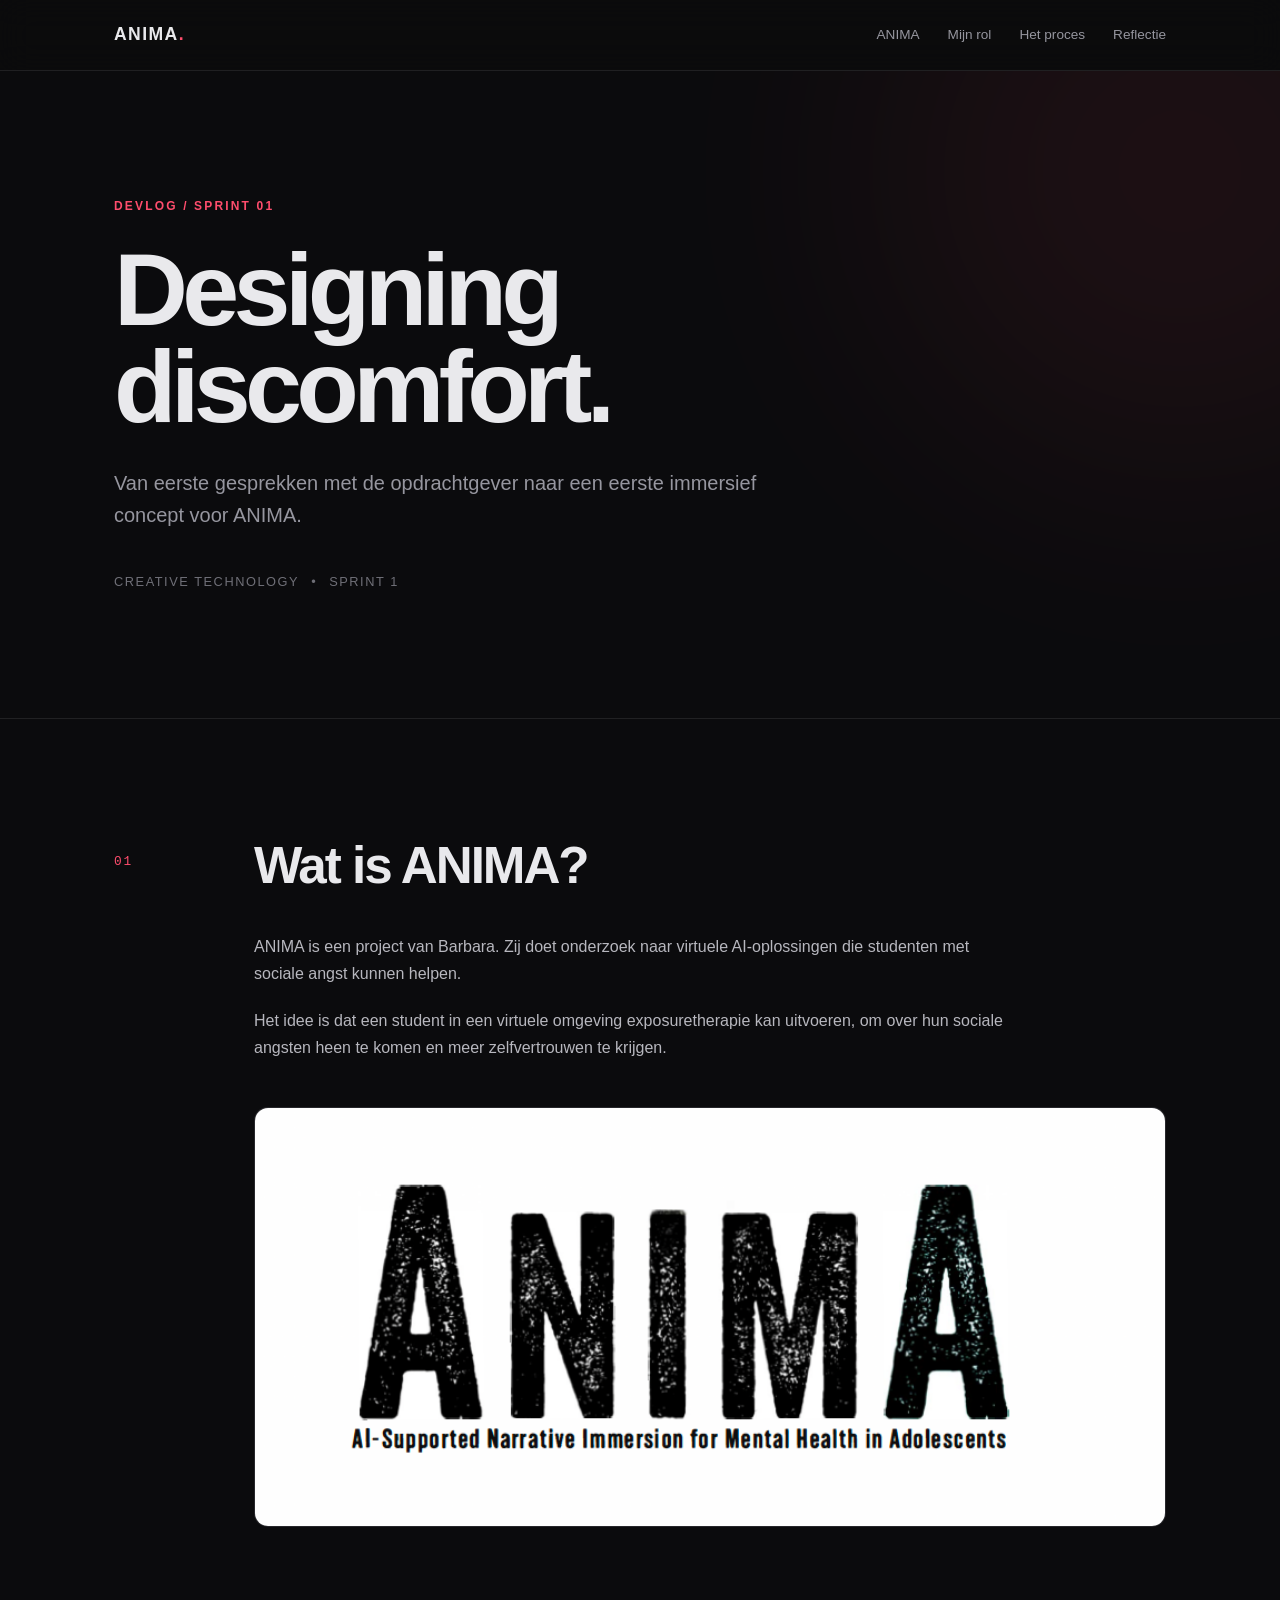
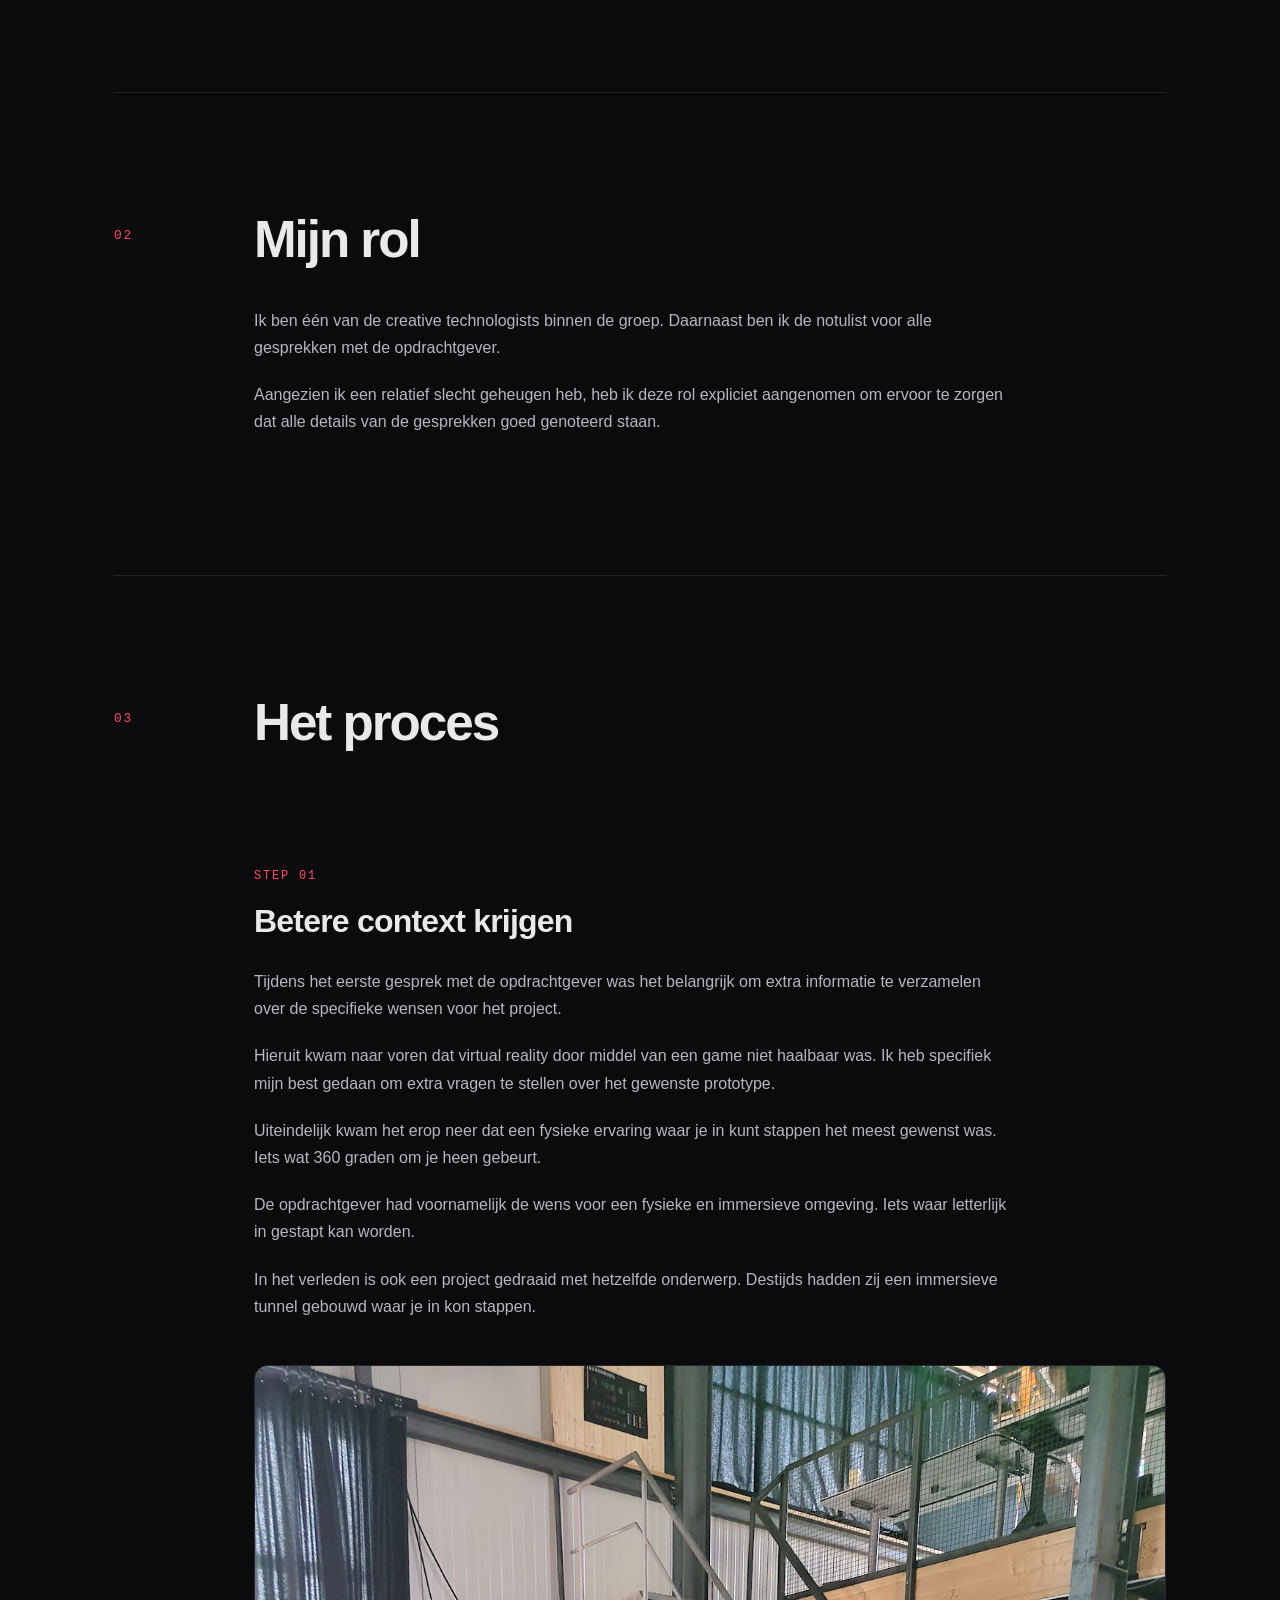
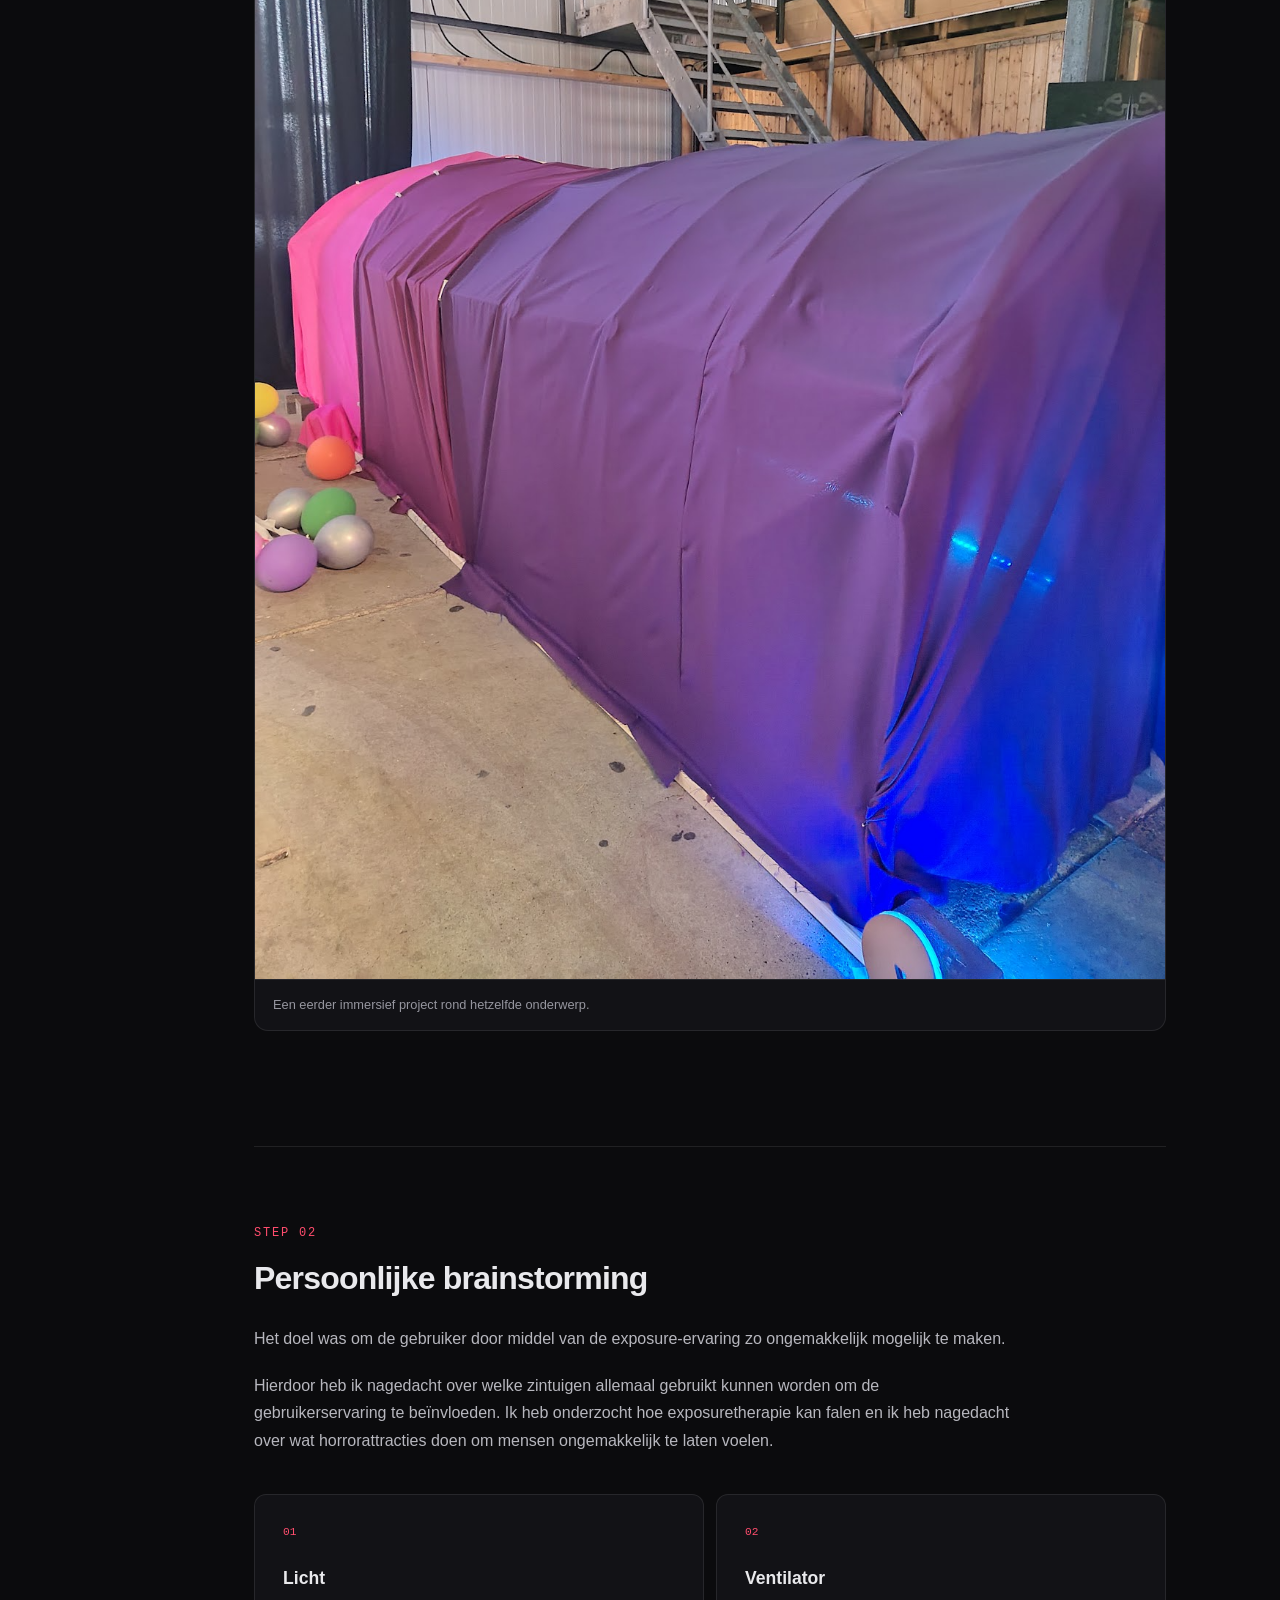
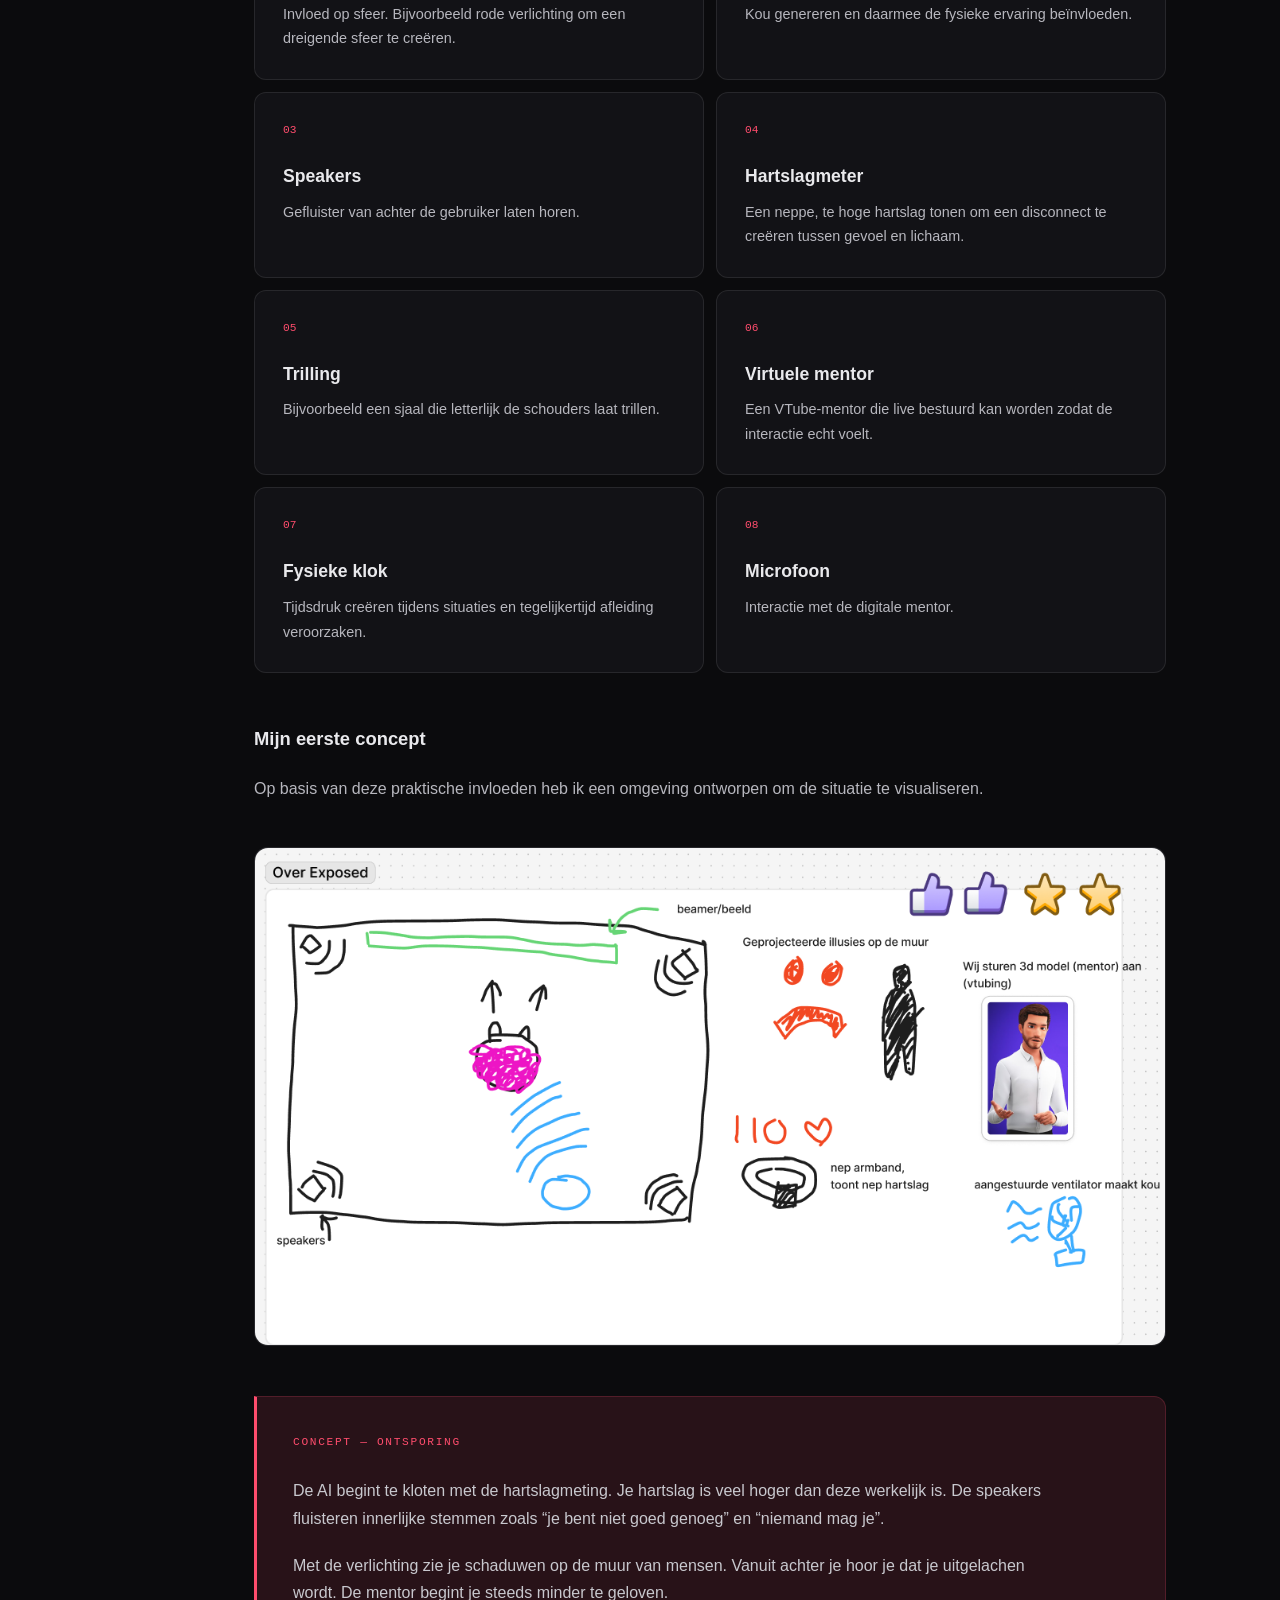
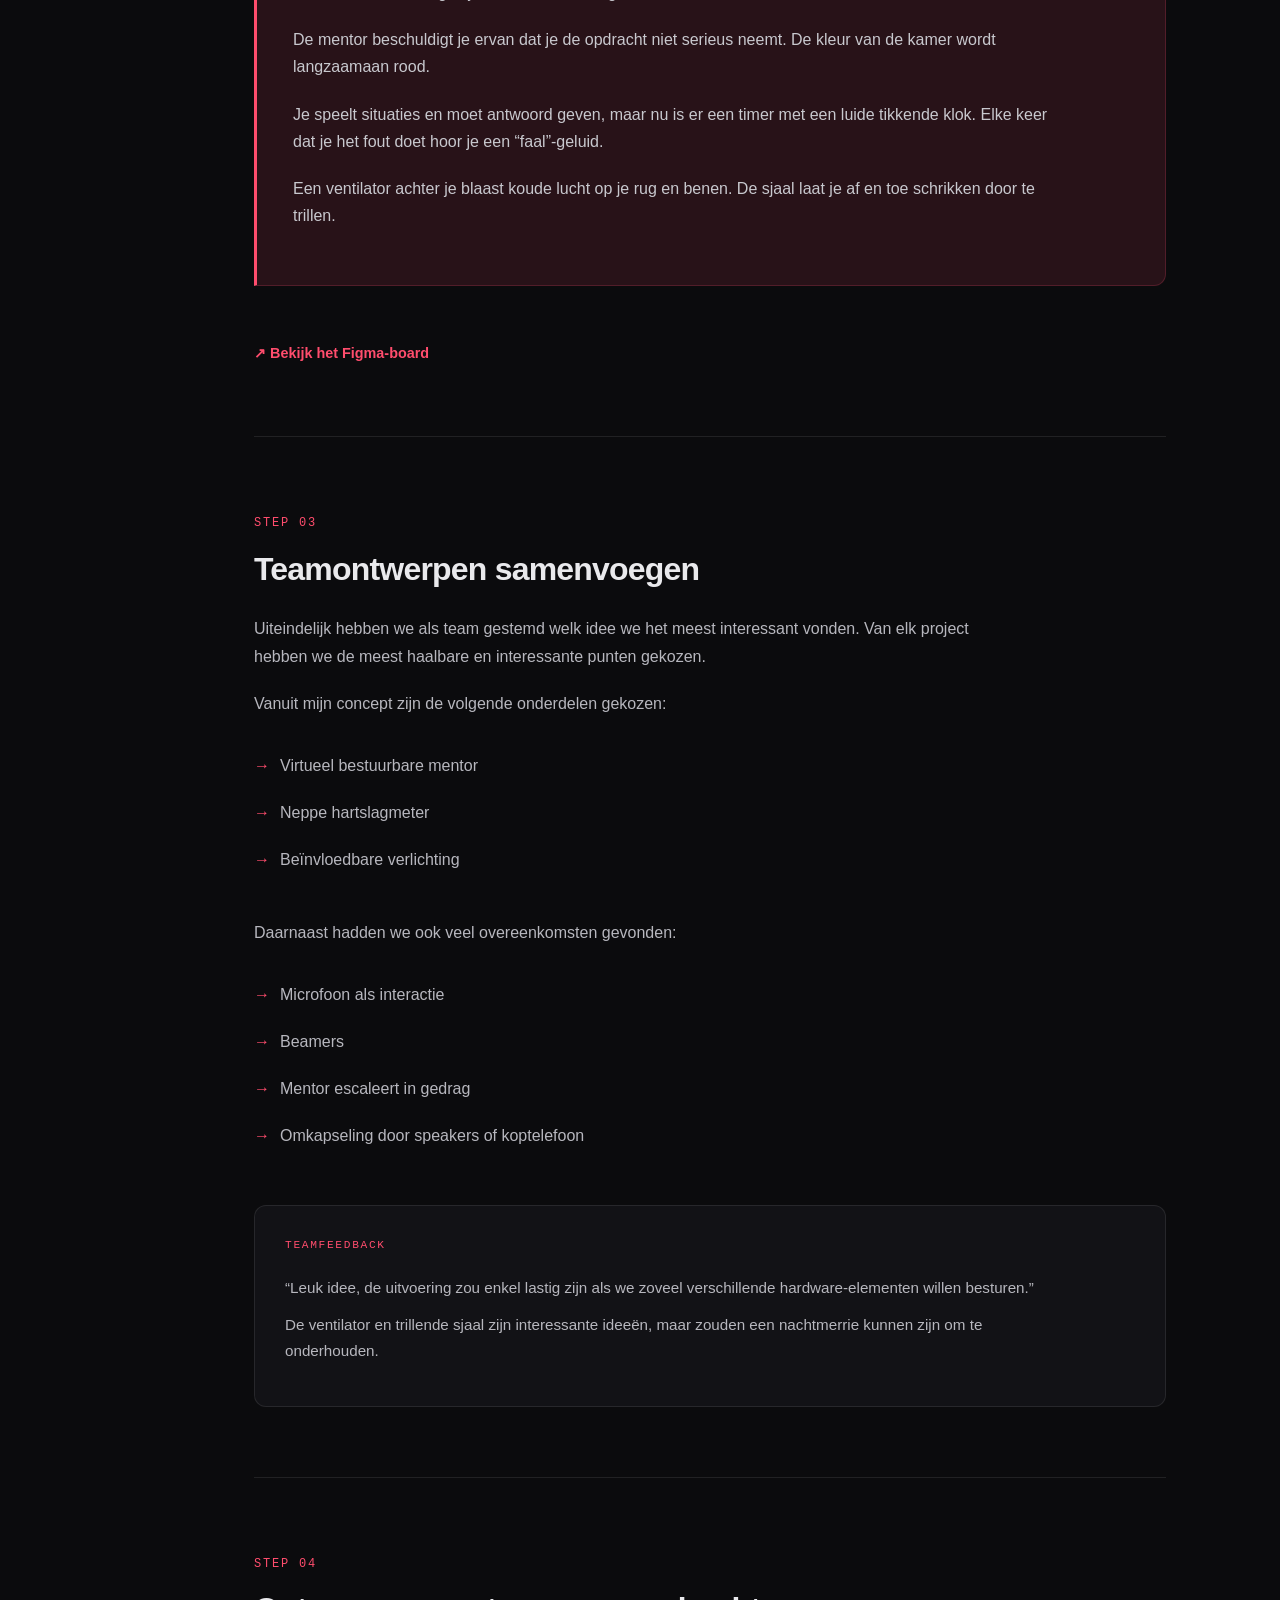
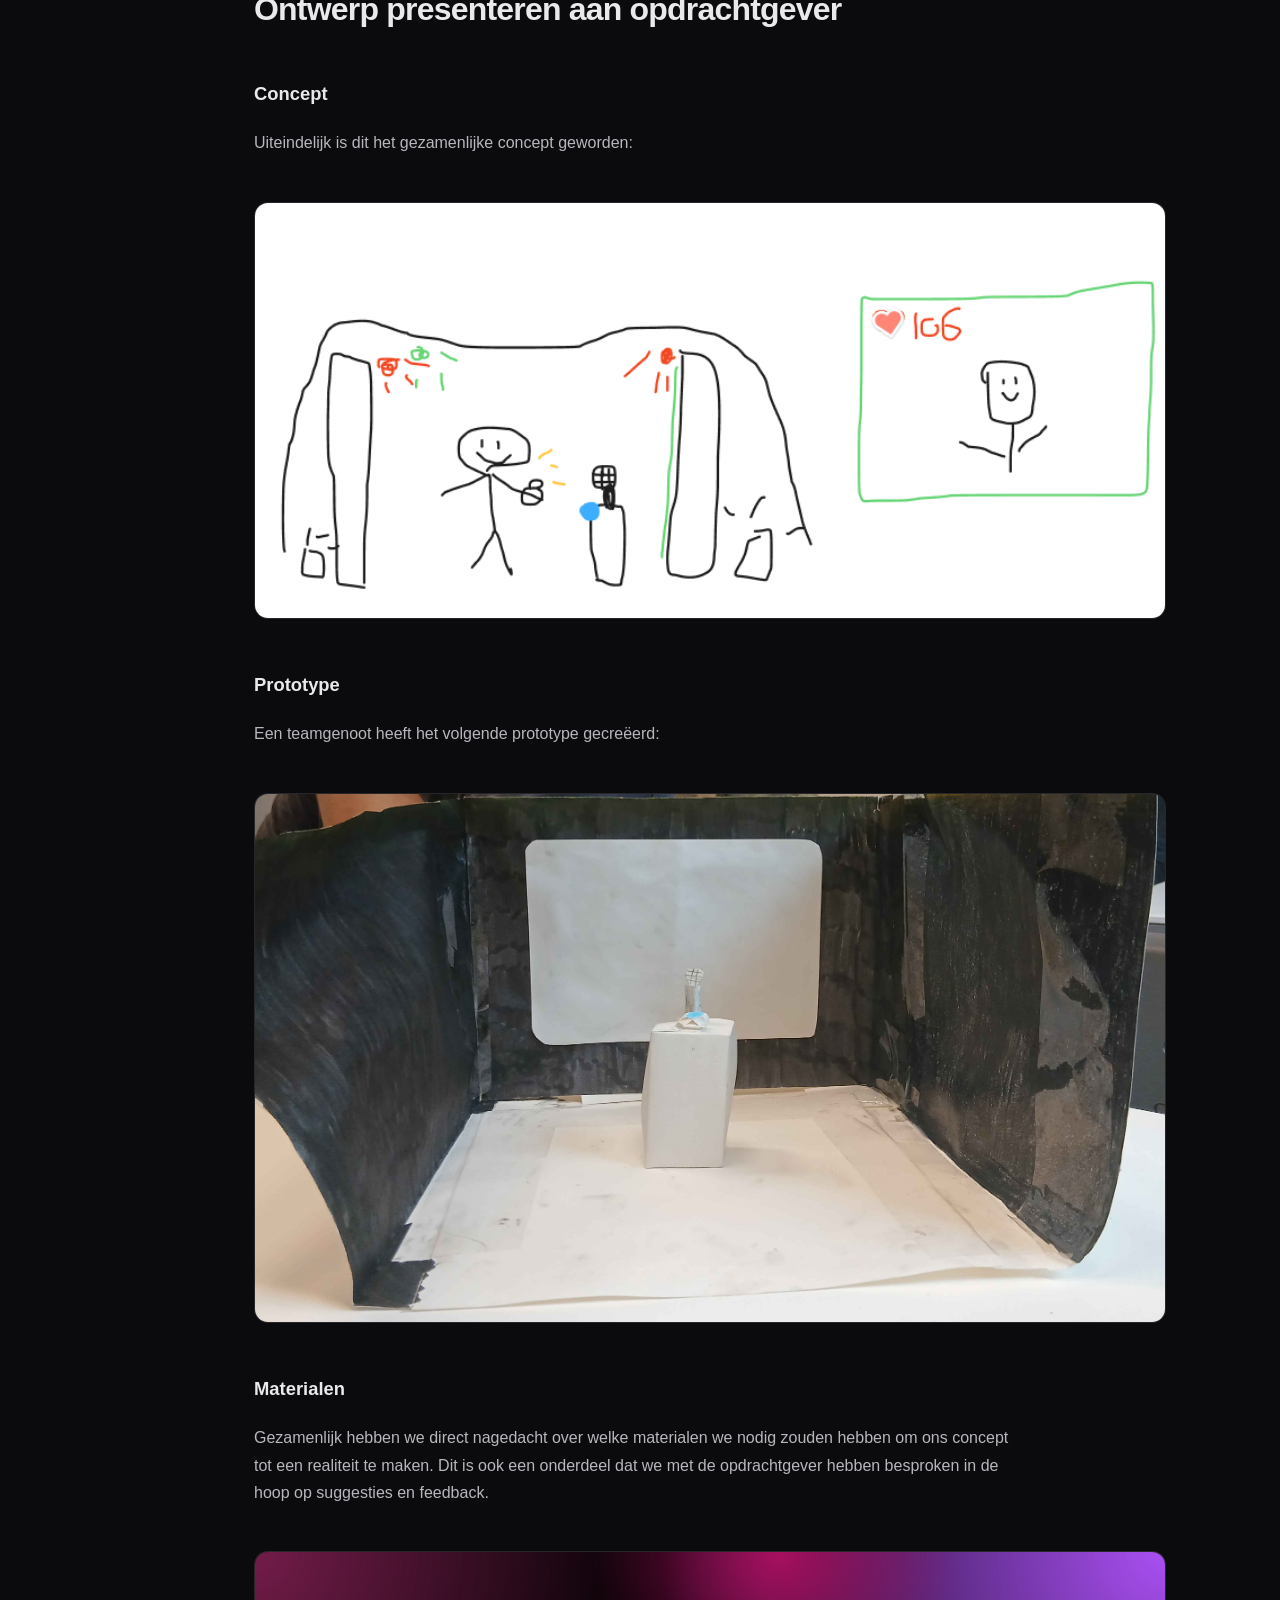
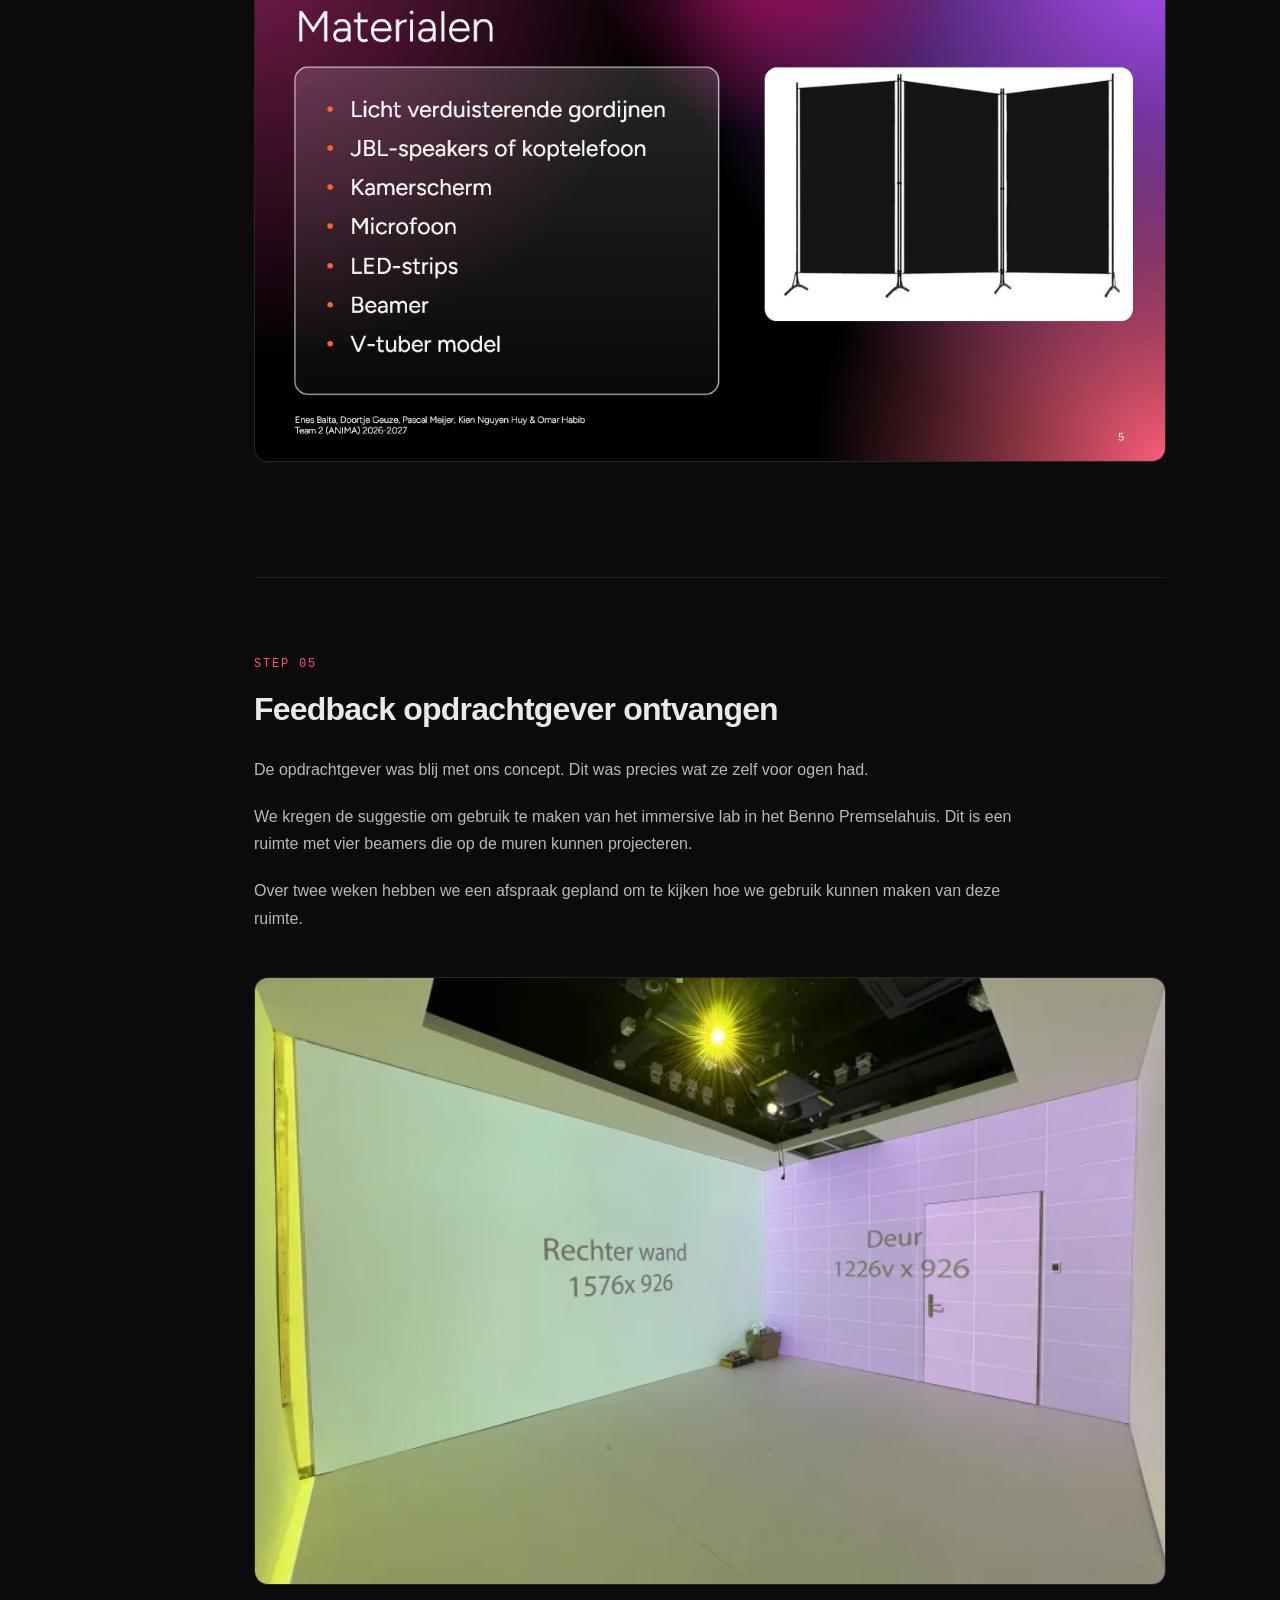
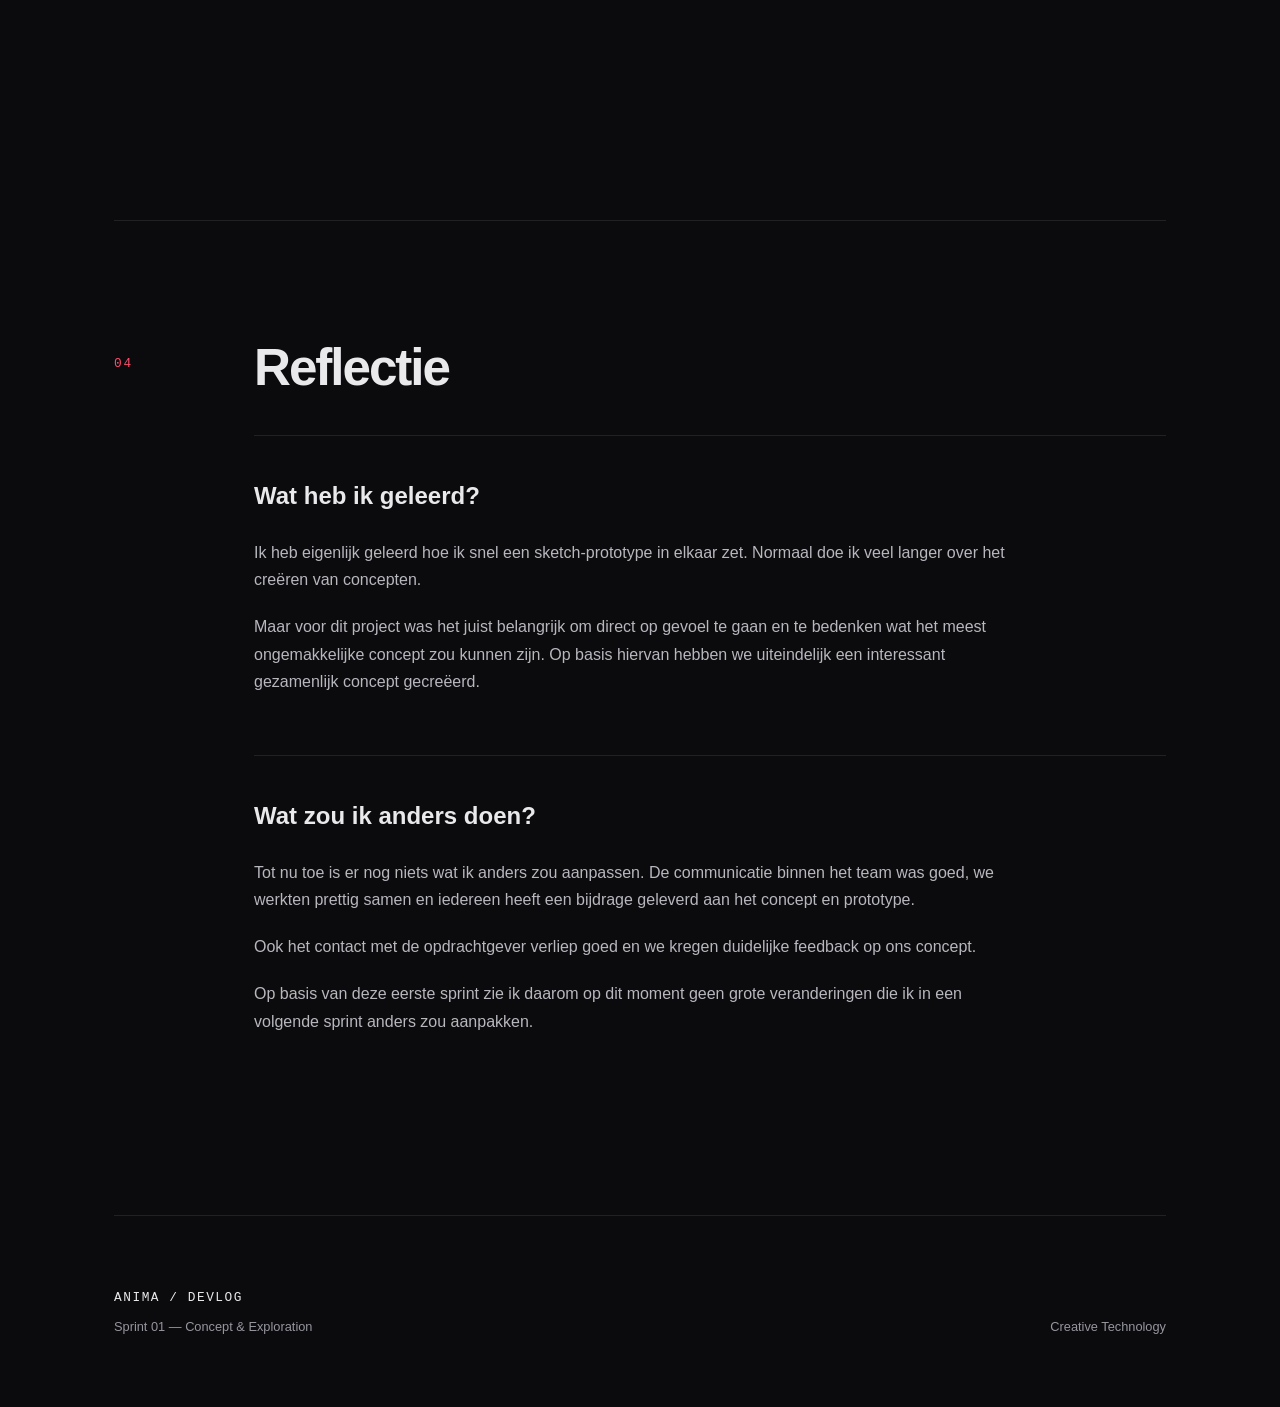
<file: index.html>
<!DOCTYPE html>
<html lang="nl">
<head>
    <meta charset="UTF-8">
    <meta name="viewport" content="width=device-width, initial-scale=1.0">

    <title>DevLog — Sprint 1 | ANIMA</title>

    <link rel="stylesheet" href="style.css">
</head>

<body>

    <!-- Navigation -->
    <nav class="navbar">
        <div class="nav-container">
            <a href="#" class="logo">ANIMA<span>.</span></a>

            <div class="nav-links">
                <a href="#anima">ANIMA</a>
                <a href="#rol">Mijn rol</a>
                <a href="#proces">Het proces</a>
                <a href="#reflectie">Reflectie</a>
            </div>
        </div>
    </nav>


    <!-- Hero -->
    <header class="hero">
        <div class="hero-content">

            <div class="eyebrow">
                DEVLOG / SPRINT 01
            </div>

            <h1>
                Designing discomfort.
            </h1>

            <p class="hero-description">
                Van eerste gesprekken met de opdrachtgever naar een eerste
                immersief concept voor ANIMA.
            </p>

            <div class="hero-meta">
                <span>Creative Technology</span>
                <span>•</span>
                <span>Sprint 1</span>
            </div>

        </div>
    </header>


    <main class="content">

        <!-- ANIMA -->
        <section id="anima" class="section">

            <div class="section-number">01</div>

            <div class="section-content">

                <h2>Wat is ANIMA?</h2>

                <p>
                    ANIMA is een project van Barbara. Zij doet onderzoek naar
                    virtuele AI-oplossingen die studenten met sociale angst
                    kunnen helpen.
                </p>

                <p>
                    Het idee is dat een student in een virtuele omgeving
                    exposuretherapie kan uitvoeren, om over hun sociale angsten
                    heen te komen en meer zelfvertrouwen te krijgen.
                </p>

                <figure class="image-card large">
                    <img src="images/Anima.png" alt="ANIMA project">
                </figure>

            </div>
        </section>


        <!-- Mijn rol -->
        <section id="rol" class="section">

            <div class="section-number">02</div>

            <div class="section-content">

                <h2>Mijn rol</h2>

                <p>
                    Ik ben één van de creative technologists binnen de groep.
                    Daarnaast ben ik de notulist voor alle gesprekken met de
                    opdrachtgever.
                </p>

                <p>
                    Aangezien ik een relatief slecht geheugen heb, heb ik deze
                    rol expliciet aangenomen om ervoor te zorgen dat alle
                    details van de gesprekken goed genoteerd staan.
                </p>

            </div>
        </section>


        <!-- Process -->
        <section id="proces" class="section">

            <div class="section-number">03</div>

            <div class="section-content">

                <h2>Het proces</h2>


                <!-- Step 1 -->
                <article class="process-step">

                    <div class="step-label">
                        <span>STEP 01</span>
                    </div>

                    <h3>Betere context krijgen</h3>

                    <p>
                        Tijdens het eerste gesprek met de opdrachtgever was het
                        belangrijk om extra informatie te verzamelen over de
                        specifieke wensen voor het project.
                    </p>

                    <p>
                        Hieruit kwam naar voren dat virtual reality door middel
                        van een game niet haalbaar was. Ik heb specifiek mijn
                        best gedaan om extra vragen te stellen over het gewenste
                        prototype.
                    </p>

                    <p>
                        Uiteindelijk kwam het erop neer dat een fysieke ervaring
                        waar je in kunt stappen het meest gewenst was. Iets wat
                        360 graden om je heen gebeurt.
                    </p>

                    <p>
                        De opdrachtgever had voornamelijk de wens voor een
                        fysieke en immersieve omgeving. Iets waar letterlijk in
                        gestapt kan worden.
                    </p>

                    <p>
                        In het verleden is ook een project gedraaid met hetzelfde
                        onderwerp. Destijds hadden zij een immersieve tunnel
                        gebouwd waar je in kon stappen.
                    </p>

                    <figure class="image-card">
                        <img
                            src="images/sprint1/tunnel.png"
                            alt="Voorbeeld van een eerdere immersieve tunnel"
                        >
                        <figcaption>
                            Een eerder immersief project rond hetzelfde onderwerp.
                        </figcaption>
                    </figure>

                </article>


                <!-- Step 2 -->
                <article class="process-step">

                    <div class="step-label">
                        <span>STEP 02</span>
                    </div>

                    <h3>Persoonlijke brainstorming</h3>

                    <p>
                        Het doel was om de gebruiker door middel van de
                        exposure-ervaring zo ongemakkelijk mogelijk te maken.
                    </p>

                    <p>
                        Hierdoor heb ik nagedacht over welke zintuigen allemaal
                        gebruikt kunnen worden om de gebruikerservaring te
                        beïnvloeden. Ik heb onderzocht hoe exposuretherapie kan
                        falen en ik heb nagedacht over wat horrorattracties doen
                        om mensen ongemakkelijk te laten voelen.
                    </p>

                    <div class="idea-grid">

                        <div class="idea-card">
                            <span class="idea-icon">01</span>
                            <h4>Licht</h4>
                            <p>
                                Invloed op sfeer. Bijvoorbeeld rode verlichting
                                om een dreigende sfeer te creëren.
                            </p>
                        </div>

                        <div class="idea-card">
                            <span class="idea-icon">02</span>
                            <h4>Ventilator</h4>
                            <p>
                                Kou genereren en daarmee de fysieke ervaring
                                beïnvloeden.
                            </p>
                        </div>

                        <div class="idea-card">
                            <span class="idea-icon">03</span>
                            <h4>Speakers</h4>
                            <p>
                                Gefluister van achter de gebruiker laten horen.
                            </p>
                        </div>

                        <div class="idea-card">
                            <span class="idea-icon">04</span>
                            <h4>Hartslagmeter</h4>
                            <p>
                                Een neppe, te hoge hartslag tonen om een
                                disconnect te creëren tussen gevoel en lichaam.
                            </p>
                        </div>

                        <div class="idea-card">
                            <span class="idea-icon">05</span>
                            <h4>Trilling</h4>
                            <p>
                                Bijvoorbeeld een sjaal die letterlijk de
                                schouders laat trillen.
                            </p>
                        </div>

                        <div class="idea-card">
                            <span class="idea-icon">06</span>
                            <h4>Virtuele mentor</h4>
                            <p>
                                Een VTube-mentor die live bestuurd kan worden
                                zodat de interactie echt voelt.
                            </p>
                        </div>

                        <div class="idea-card">
                            <span class="idea-icon">07</span>
                            <h4>Fysieke klok</h4>
                            <p>
                                Tijdsdruk creëren tijdens situaties en
                                tegelijkertijd afleiding veroorzaken.
                            </p>
                        </div>

                        <div class="idea-card">
                            <span class="idea-icon">08</span>
                            <h4>Microfoon</h4>
                            <p>
                                Interactie met de digitale mentor.
                            </p>
                        </div>

                    </div>


                    <h4 class="subheading">
                        Mijn eerste concept
                    </h4>

                    <p>
                        Op basis van deze praktische invloeden heb ik een
                        omgeving ontworpen om de situatie te visualiseren.
                    </p>

                    <figure class="image-card large">
                        <img
                            src="images/sprint1/mijnConcept.png"
                            alt="Mijn eerste ANIMA concept"
                        >
                    </figure>


                    <div class="concept-box">

                        <span class="concept-label">CONCEPT — ONTSPORING</span>

                        <p>
                            De AI begint te kloten met de hartslagmeting. Je
                            hartslag is veel hoger dan deze werkelijk is.
                            De speakers fluisteren innerlijke stemmen zoals
                            “je bent niet goed genoeg” en “niemand mag je”.
                        </p>

                        <p>
                            Met de verlichting zie je schaduwen op de muur van
                            mensen. Vanuit achter je hoor je dat je uitgelachen
                            wordt. De mentor begint je steeds minder te geloven.
                        </p>

                        <p>
                            De mentor beschuldigt je ervan dat je de opdracht
                            niet serieus neemt. De kleur van de kamer wordt
                            langzaamaan rood.
                        </p>

                        <p>
                            Je speelt situaties en moet antwoord geven, maar nu
                            is er een timer met een luide tikkende klok. Elke
                            keer dat je het fout doet hoor je een “faal”-geluid.
                        </p>

                        <p>
                            Een ventilator achter je blaast koude lucht op je
                            rug en benen. De sjaal laat je af en toe schrikken
                            door te trillen.
                        </p>

                    </div>


                    <a
                        class="external-link"
                        href="https://www.figma.com/board/kJKynUp0esY5F5RIey9Pfl/Design-Concept-ANIMA-Project-Jaar-3-4-Dark-Tech-HBO-ICT?node-id=0-1&p=f&t=58CelQpIpKsXJY3l-0"
                        target="_blank"
                        rel="noopener noreferrer"
                    >
                        ↗ Bekijk het Figma-board
                    </a>

                </article>


                <!-- Step 3 -->
                <article class="process-step">

                    <div class="step-label">
                        <span>STEP 03</span>
                    </div>

                    <h3>Teamontwerpen samenvoegen</h3>

                    <p>
                        Uiteindelijk hebben we als team gestemd welk idee we
                        het meest interessant vonden. Van elk project hebben
                        we de meest haalbare en interessante punten gekozen.
                    </p>

                    <p>
                        Vanuit mijn concept zijn de volgende onderdelen
                        gekozen:
                    </p>

                    <ul class="feature-list">
                        <li>Virtueel bestuurbare mentor</li>
                        <li>Neppe hartslagmeter</li>
                        <li>Beïnvloedbare verlichting</li>
                    </ul>

                    <p>
                        Daarnaast hadden we ook veel overeenkomsten gevonden:
                    </p>

                    <ul class="feature-list">
                        <li>Microfoon als interactie</li>
                        <li>Beamers</li>
                        <li>Mentor escaleert in gedrag</li>
                        <li>Omkapseling door speakers of koptelefoon</li>
                    </ul>


                    <div class="feedback-card">

                        <span class="feedback-label">
                            TEAMFEEDBACK
                        </span>

                        <p>
                            “Leuk idee, de uitvoering zou enkel lastig zijn
                            als we zoveel verschillende hardware-elementen
                            willen besturen.”
                        </p>

                        <p>
                            De ventilator en trillende sjaal zijn interessante
                            ideeën, maar zouden een nachtmerrie kunnen zijn om
                            te onderhouden.
                        </p>

                    </div>

                </article>


                <!-- Step 4 -->
                <article class="process-step">

                    <div class="step-label">
                        <span>STEP 04</span>
                    </div>

                    <h3>Ontwerp presenteren aan opdrachtgever</h3>

                    <h4 class="subheading">Concept</h4>

                    <p>
                        Uiteindelijk is dit het gezamenlijke concept geworden:
                    </p>

                    <figure class="image-card large">
                        <img
                            src="images/sprint1/teamConcept.png"
                            alt="Het gezamenlijke ANIMA concept"
                        >
                    </figure>


                    <h4 class="subheading">Prototype</h4>

                    <p>
                        Een teamgenoot heeft het volgende prototype gecreëerd:
                    </p>

                    <figure class="image-card">
                        <img
                            src="images/sprint1/prototype.png"
                            alt="Eerste prototype van het team"
                        >
                    </figure>


                    <h4 class="subheading">Materialen</h4>

                    <p>
                        Gezamenlijk hebben we direct nagedacht over welke
                        materialen we nodig zouden hebben om ons concept tot
                        een realiteit te maken. Dit is ook een onderdeel dat
                        we met de opdrachtgever hebben besproken in de hoop op
                        suggesties en feedback.
                    </p>

                    <figure class="image-card large">
                        <img
                            src="images/sprint1/materialen.png"
                            alt="Overzicht van benodigde materialen"
                        >
                    </figure>

                </article>


                <!-- Step 5 -->
                <article class="process-step">

                    <div class="step-label">
                        <span>STEP 05</span>
                    </div>

                    <h3>Feedback opdrachtgever ontvangen</h3>

                    <p>
                        De opdrachtgever was blij met ons concept. Dit was
                        precies wat ze zelf voor ogen had.
                    </p>

                    <p>
                        We kregen de suggestie om gebruik te maken van het
                        immersive lab in het Benno Premselahuis. Dit is een
                        ruimte met vier beamers die op de muren kunnen
                        projecteren.
                    </p>

                    <p>
                        Over twee weken hebben we een afspraak gepland om te
                        kijken hoe we gebruik kunnen maken van deze ruimte.
                    </p>

                    <figure class="image-card large">
                        <img
                            src="images/sprint1/immersive_studio.png"
                            alt="Immersive studio met vier projectoren"
                        >
                    </figure>

                </article>

            </div>
        </section>


        <!-- Reflection -->
        <section id="reflectie" class="section">

            <div class="section-number">04</div>

            <div class="section-content">

                <h2>Reflectie</h2>


                <div class="reflection">

                    <h3>Wat heb ik geleerd?</h3>

                    <p>
                        Ik heb eigenlijk geleerd hoe ik snel een sketch-prototype
                        in elkaar zet. Normaal doe ik veel langer over het
                        creëren van concepten.
                    </p>

                    <p>
                        Maar voor dit project was het juist belangrijk om direct
                        op gevoel te gaan en te bedenken wat het meest
                        ongemakkelijke concept zou kunnen zijn. Op basis hiervan
                        hebben we uiteindelijk een interessant gezamenlijk
                        concept gecreëerd.
                    </p>

                </div>


                <div class="reflection">

                    <h3>Wat zou ik anders doen?</h3>

                    <p>
                        Tot nu toe is er nog niets wat ik anders zou aanpassen.
                        De communicatie binnen het team was goed, we werkten
                        prettig samen en iedereen heeft een bijdrage geleverd
                        aan het concept en prototype.
                    </p>

                    <p>
                        Ook het contact met de opdrachtgever verliep goed en we
                        kregen duidelijke feedback op ons concept.
                    </p>

                    <p>
                        Op basis van deze eerste sprint zie ik daarom op dit
                        moment geen grote veranderingen die ik in een volgende
                        sprint anders zou aanpakken.
                    </p>

                </div>

            </div>
        </section>


        <!-- Footer -->
        <footer class="footer">

            <div>
                <span class="footer-label">ANIMA / DEVLOG</span>
                <p>Sprint 01 — Concept & Exploration</p>
            </div>

            <div class="footer-right">
                <span>Creative Technology</span>
            </div>

        </footer>

    </main>

</body>
</html>
</file>
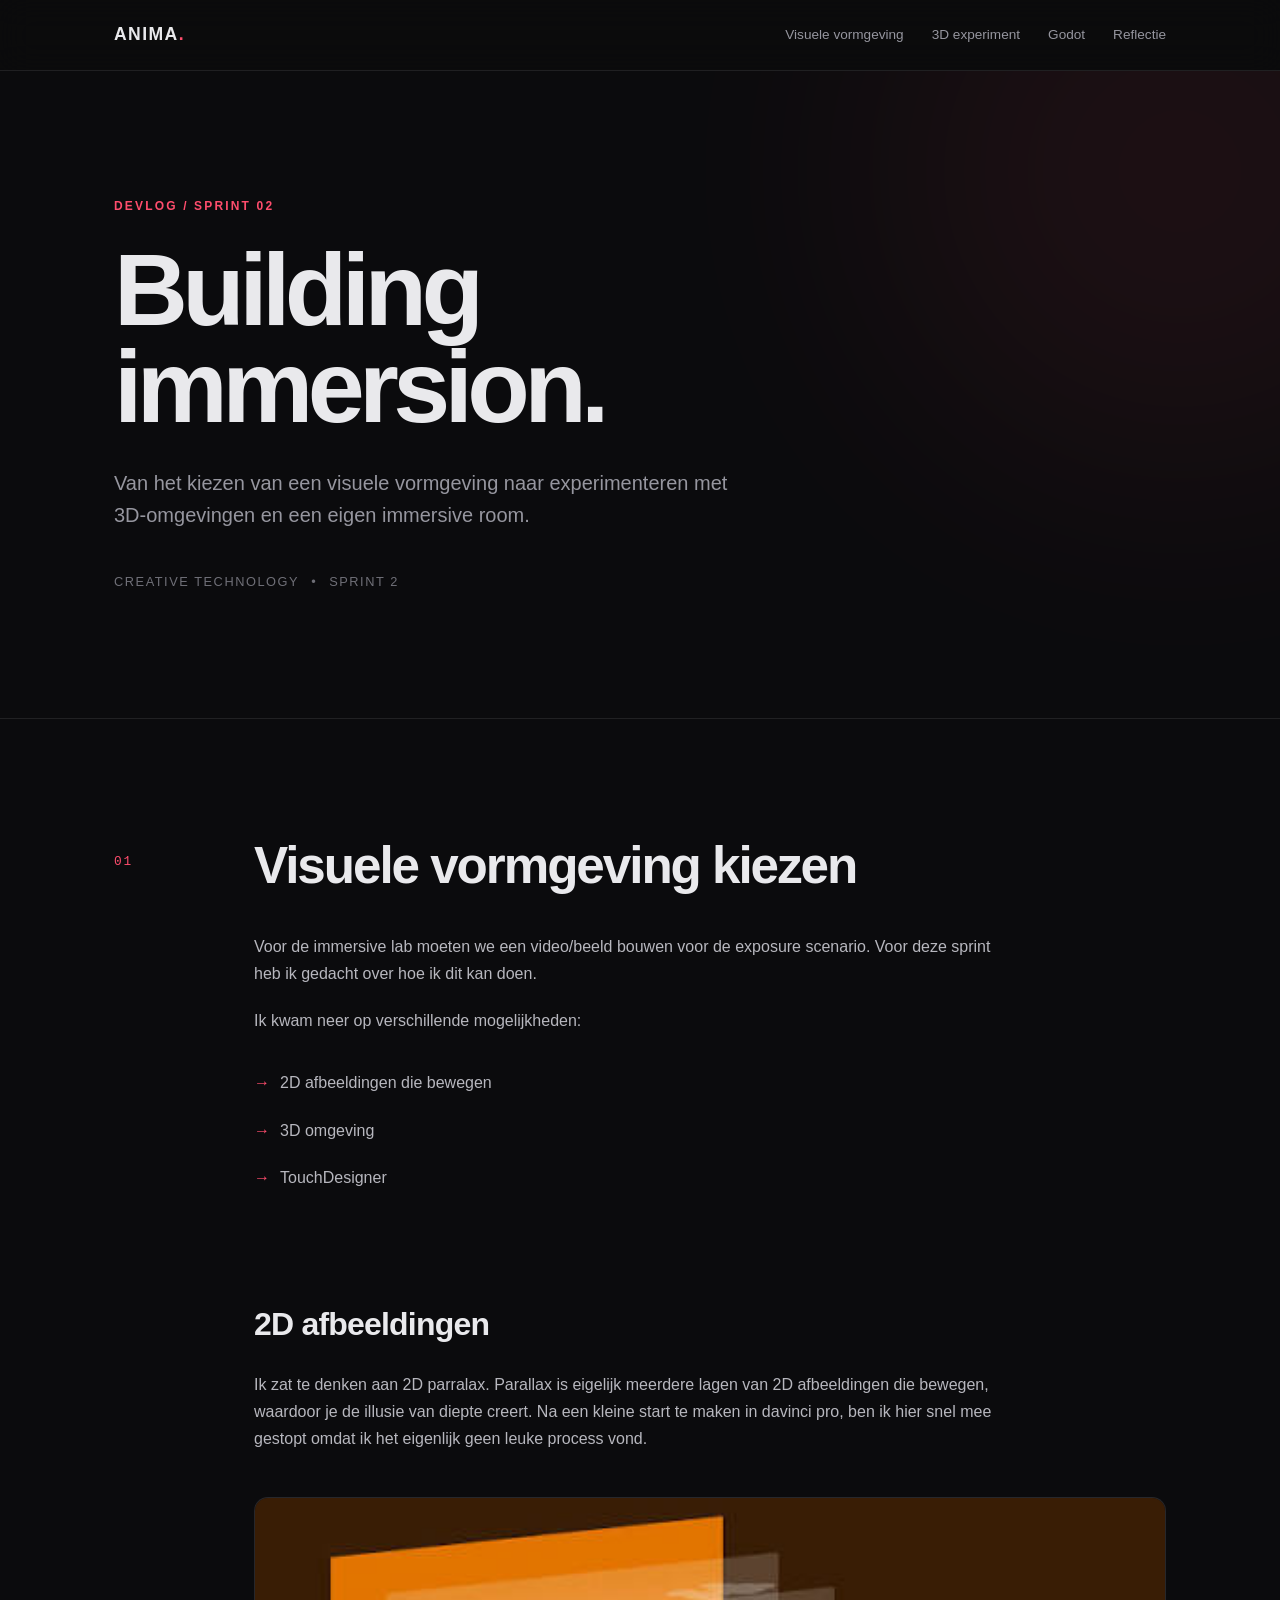
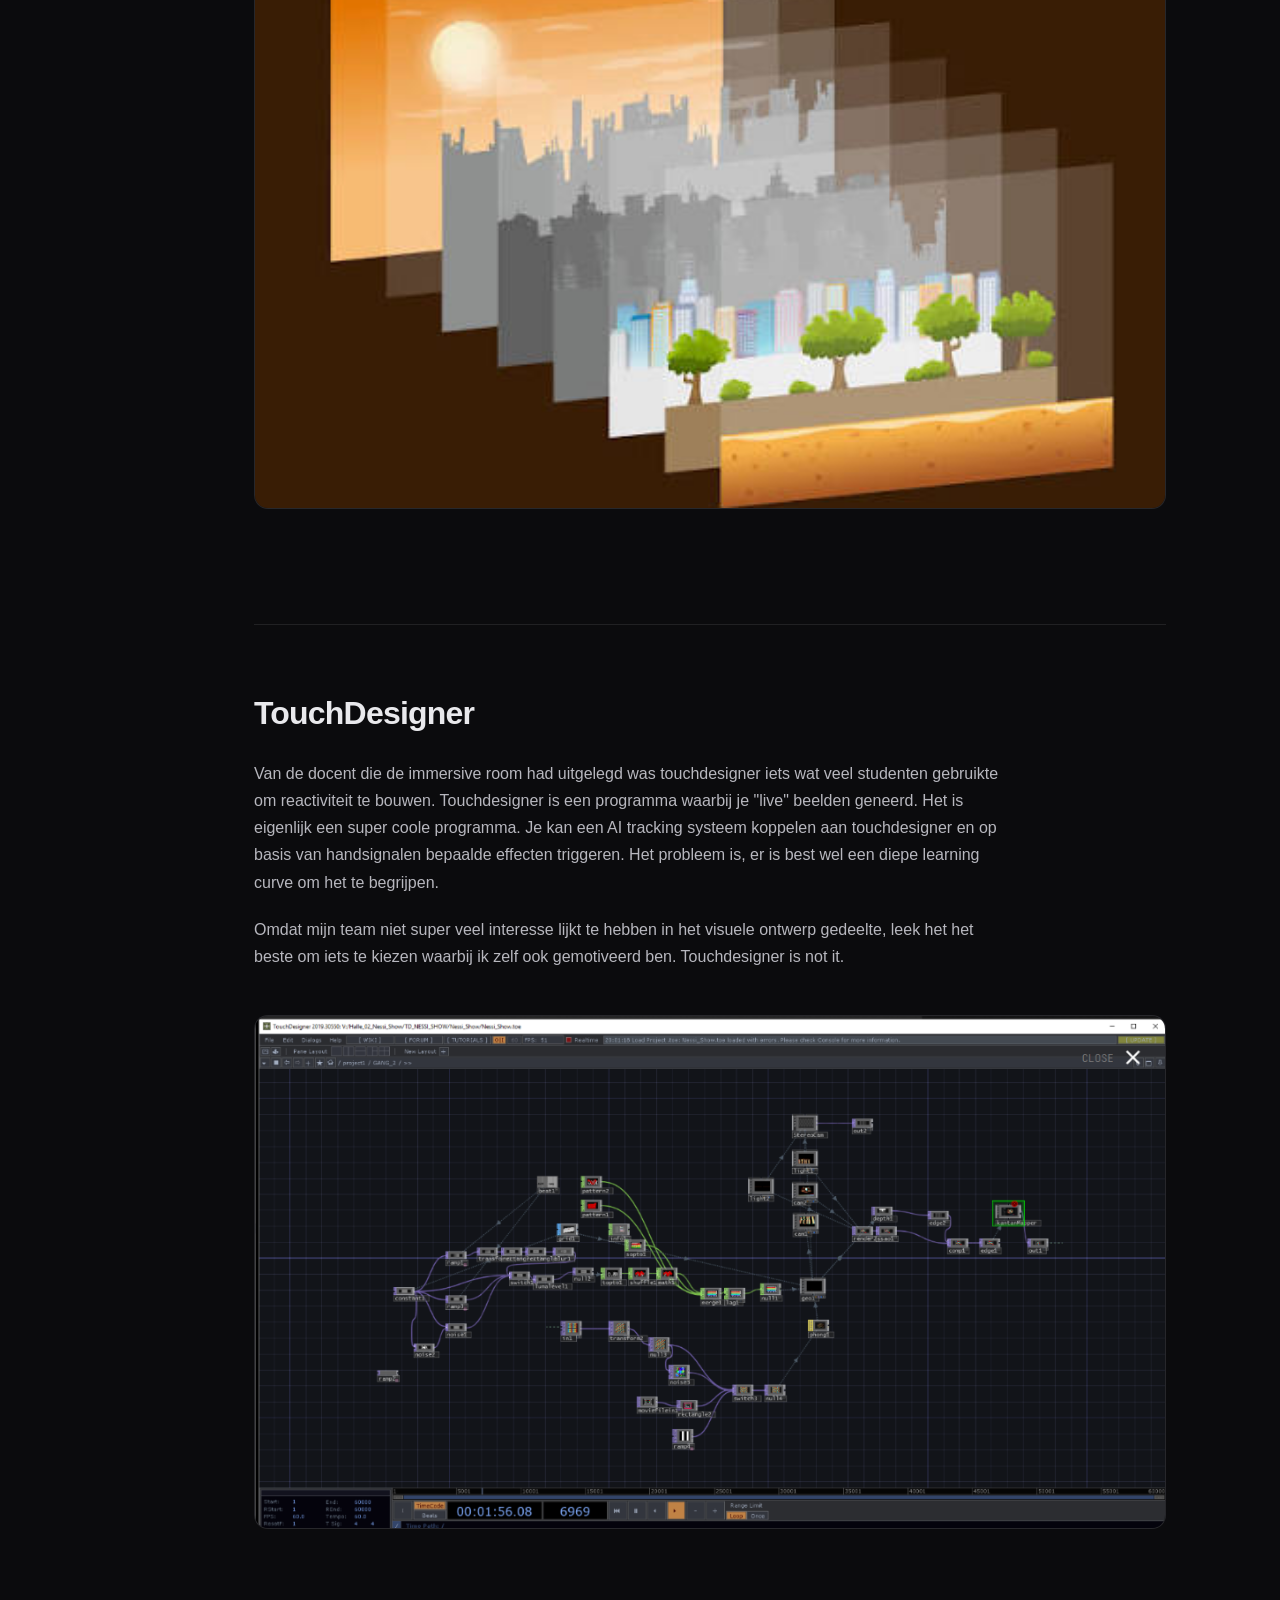
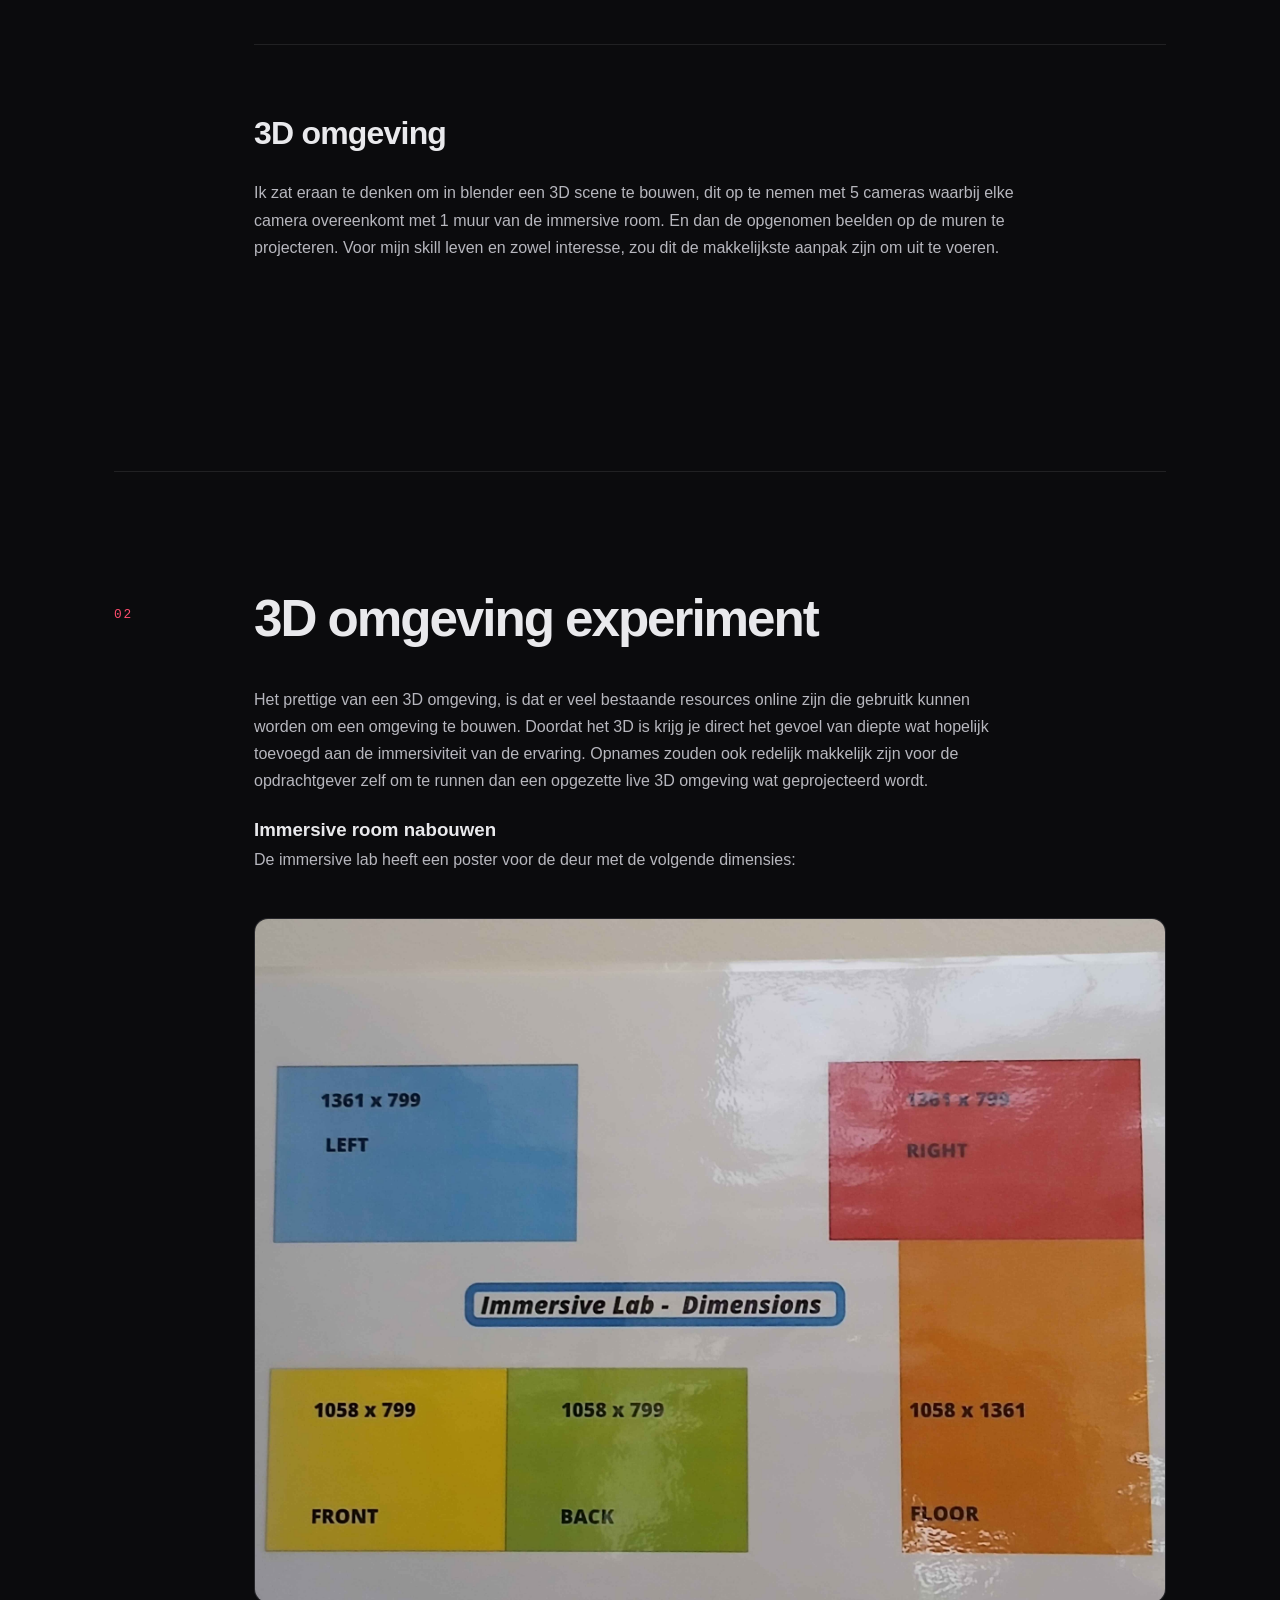
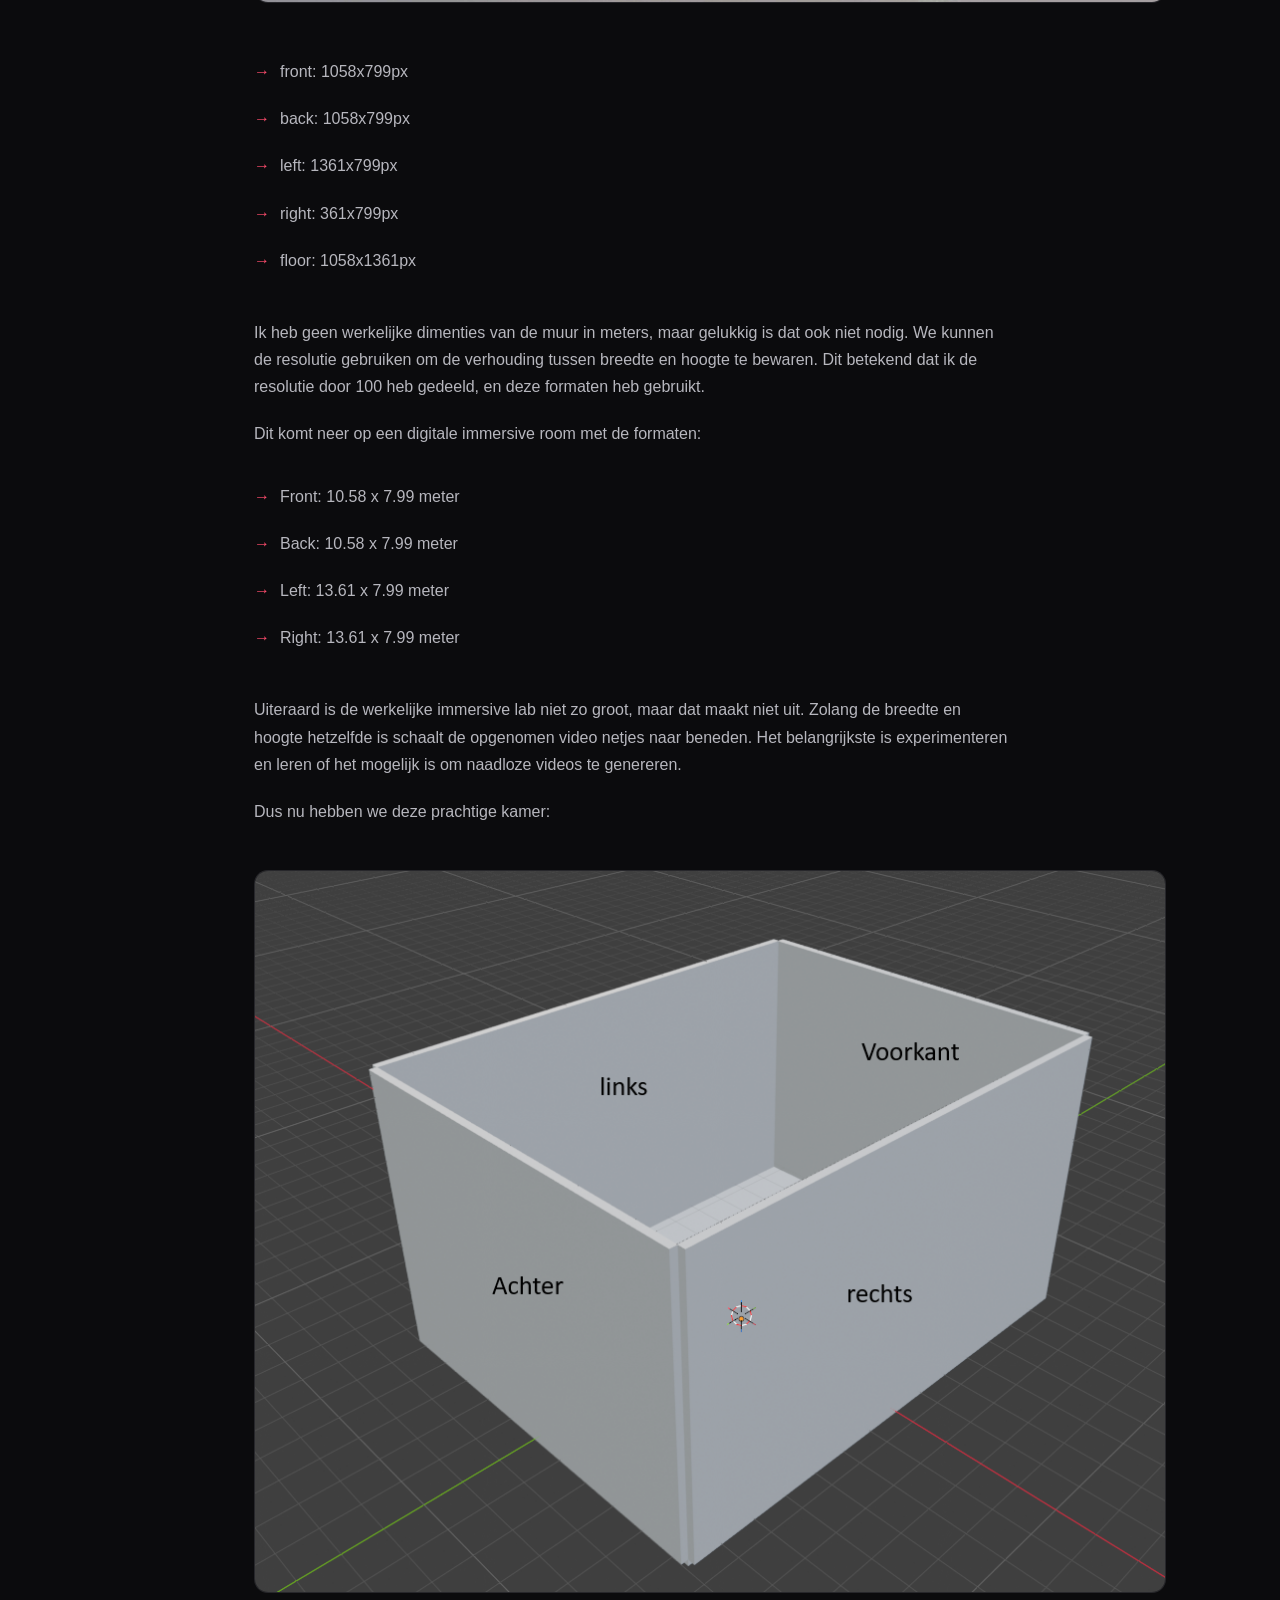
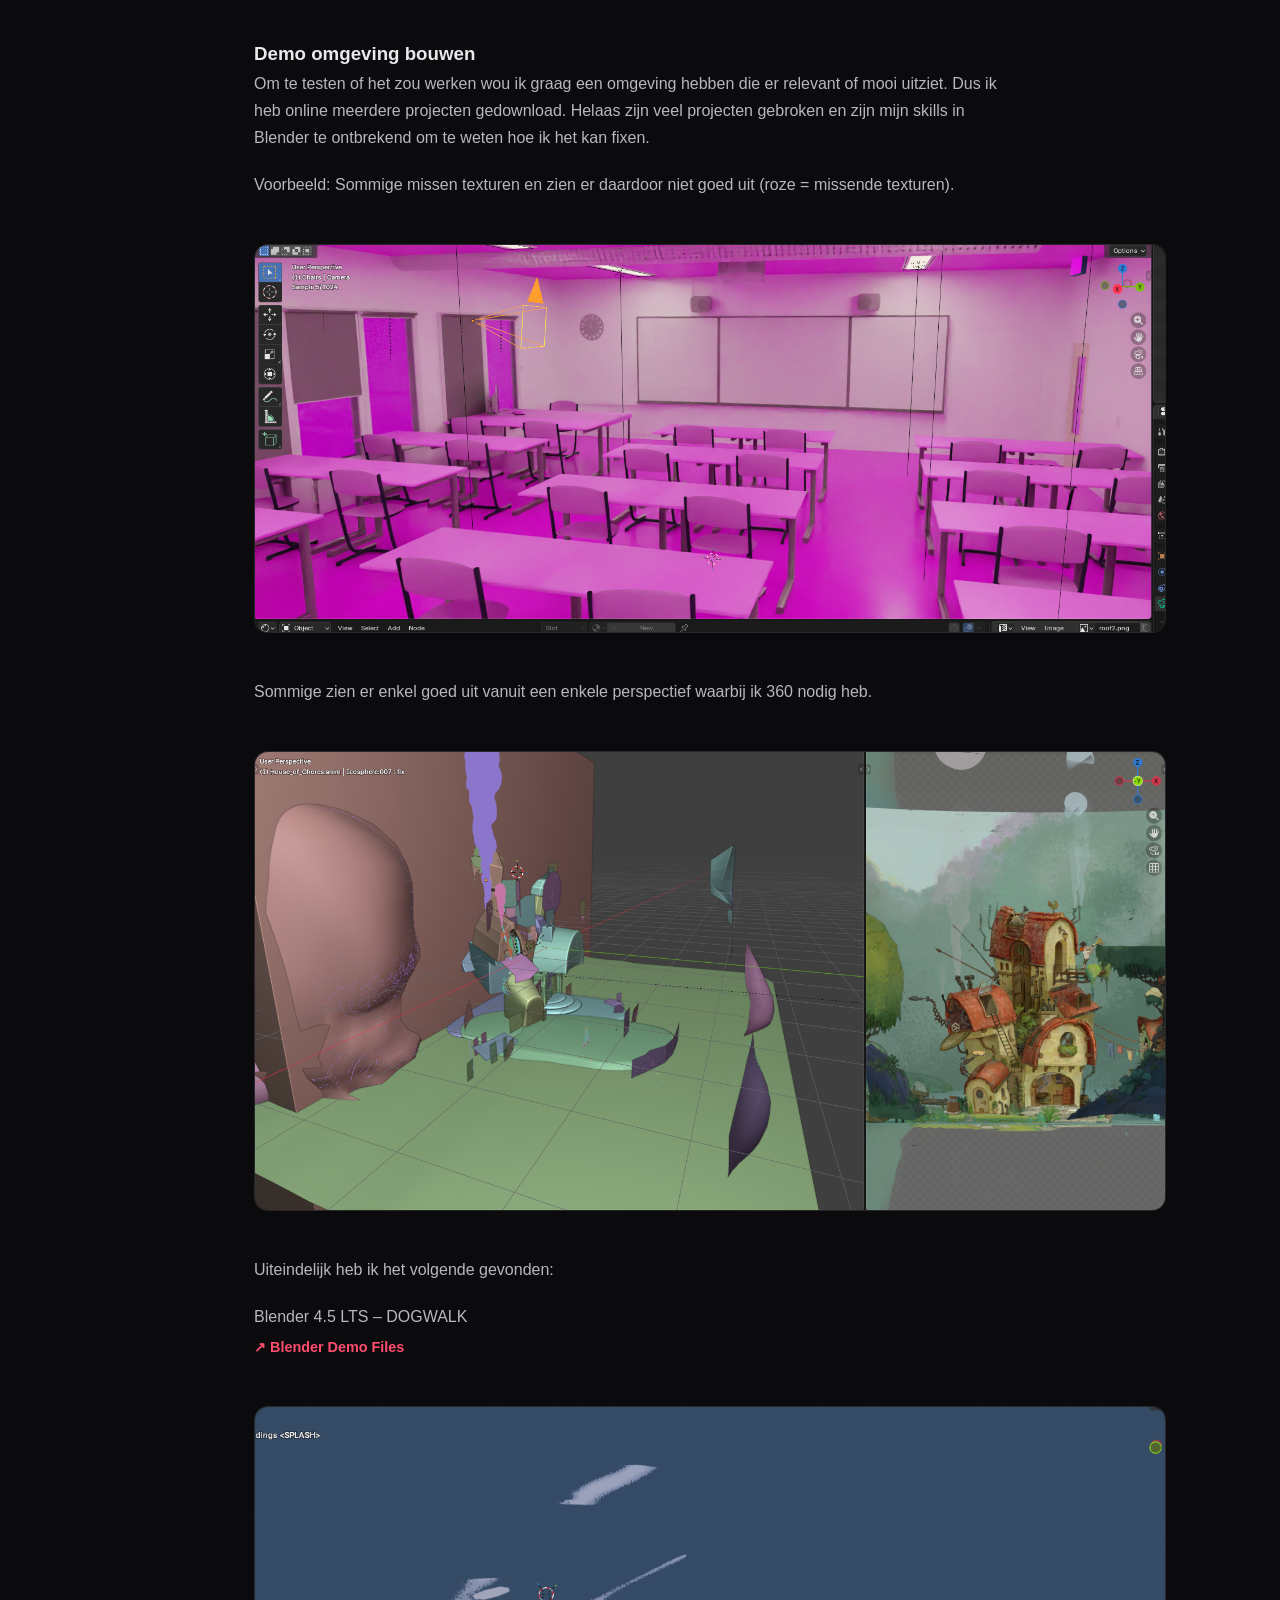
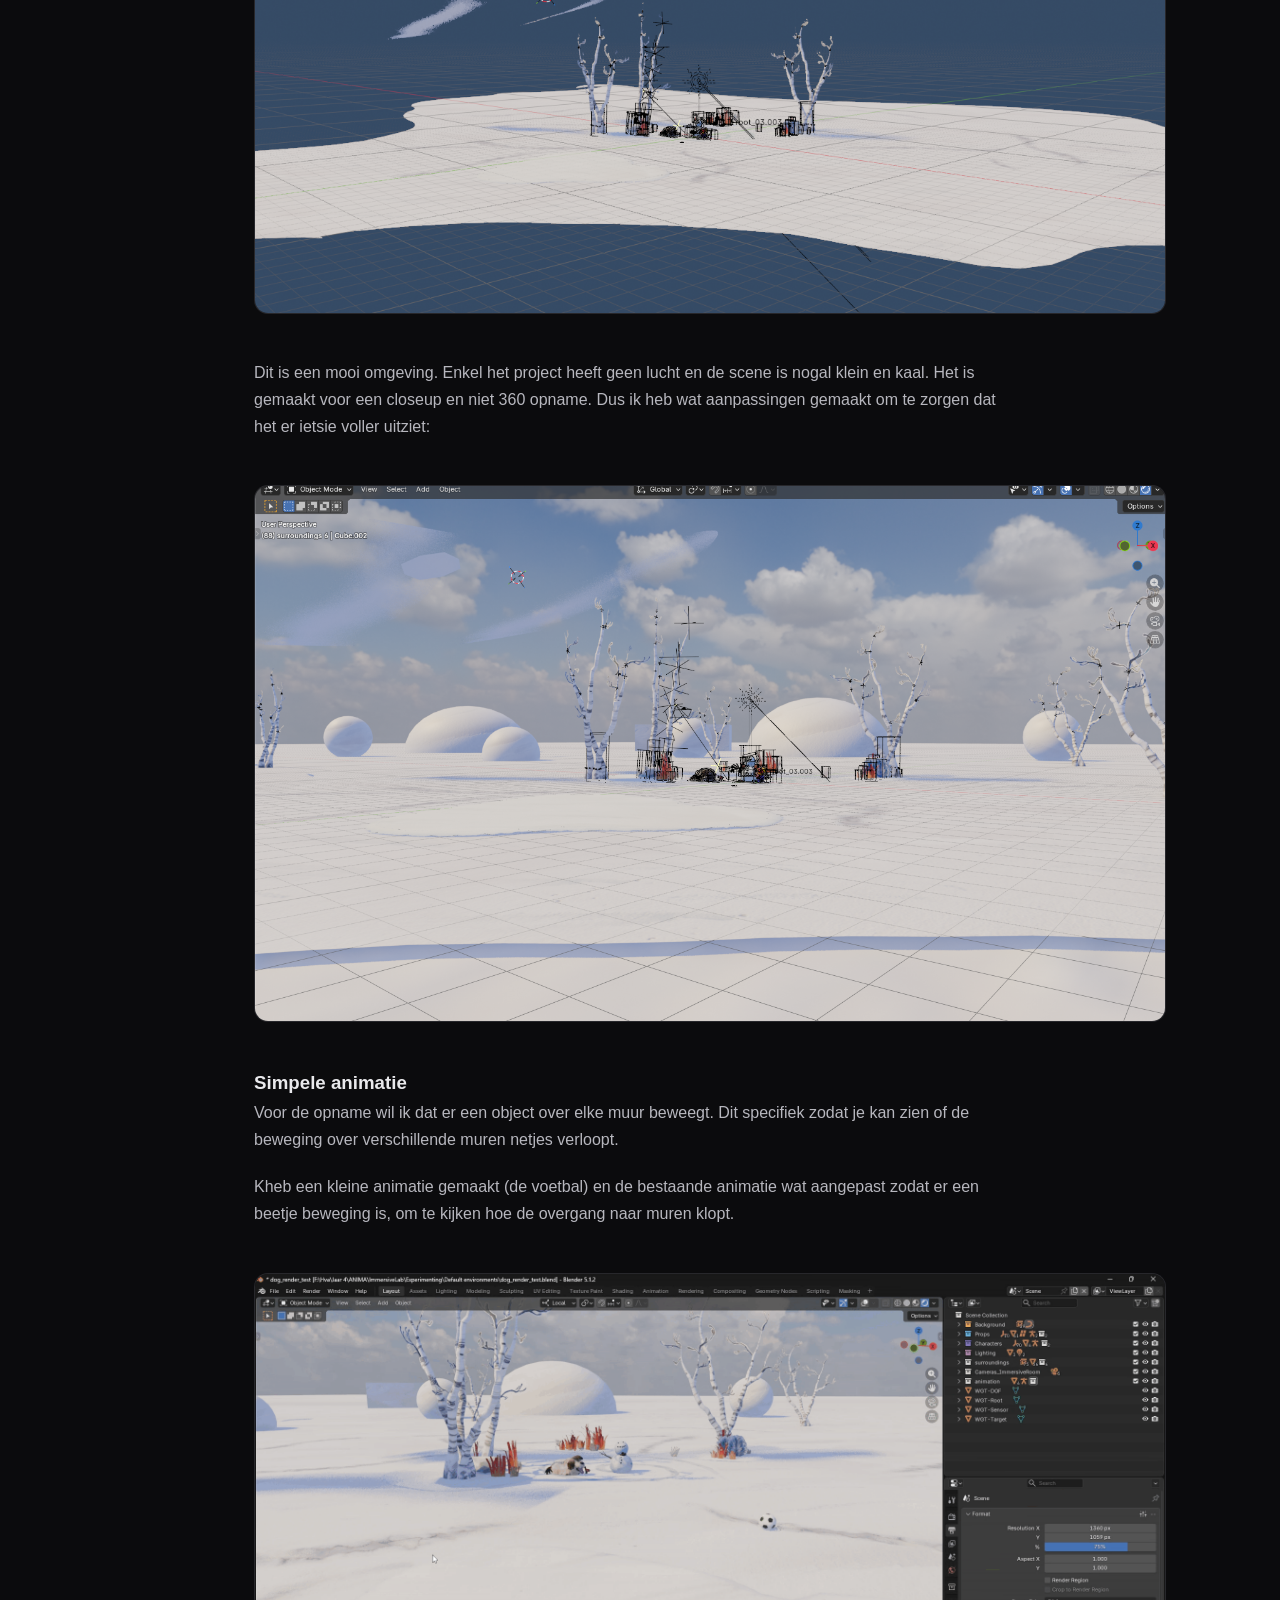
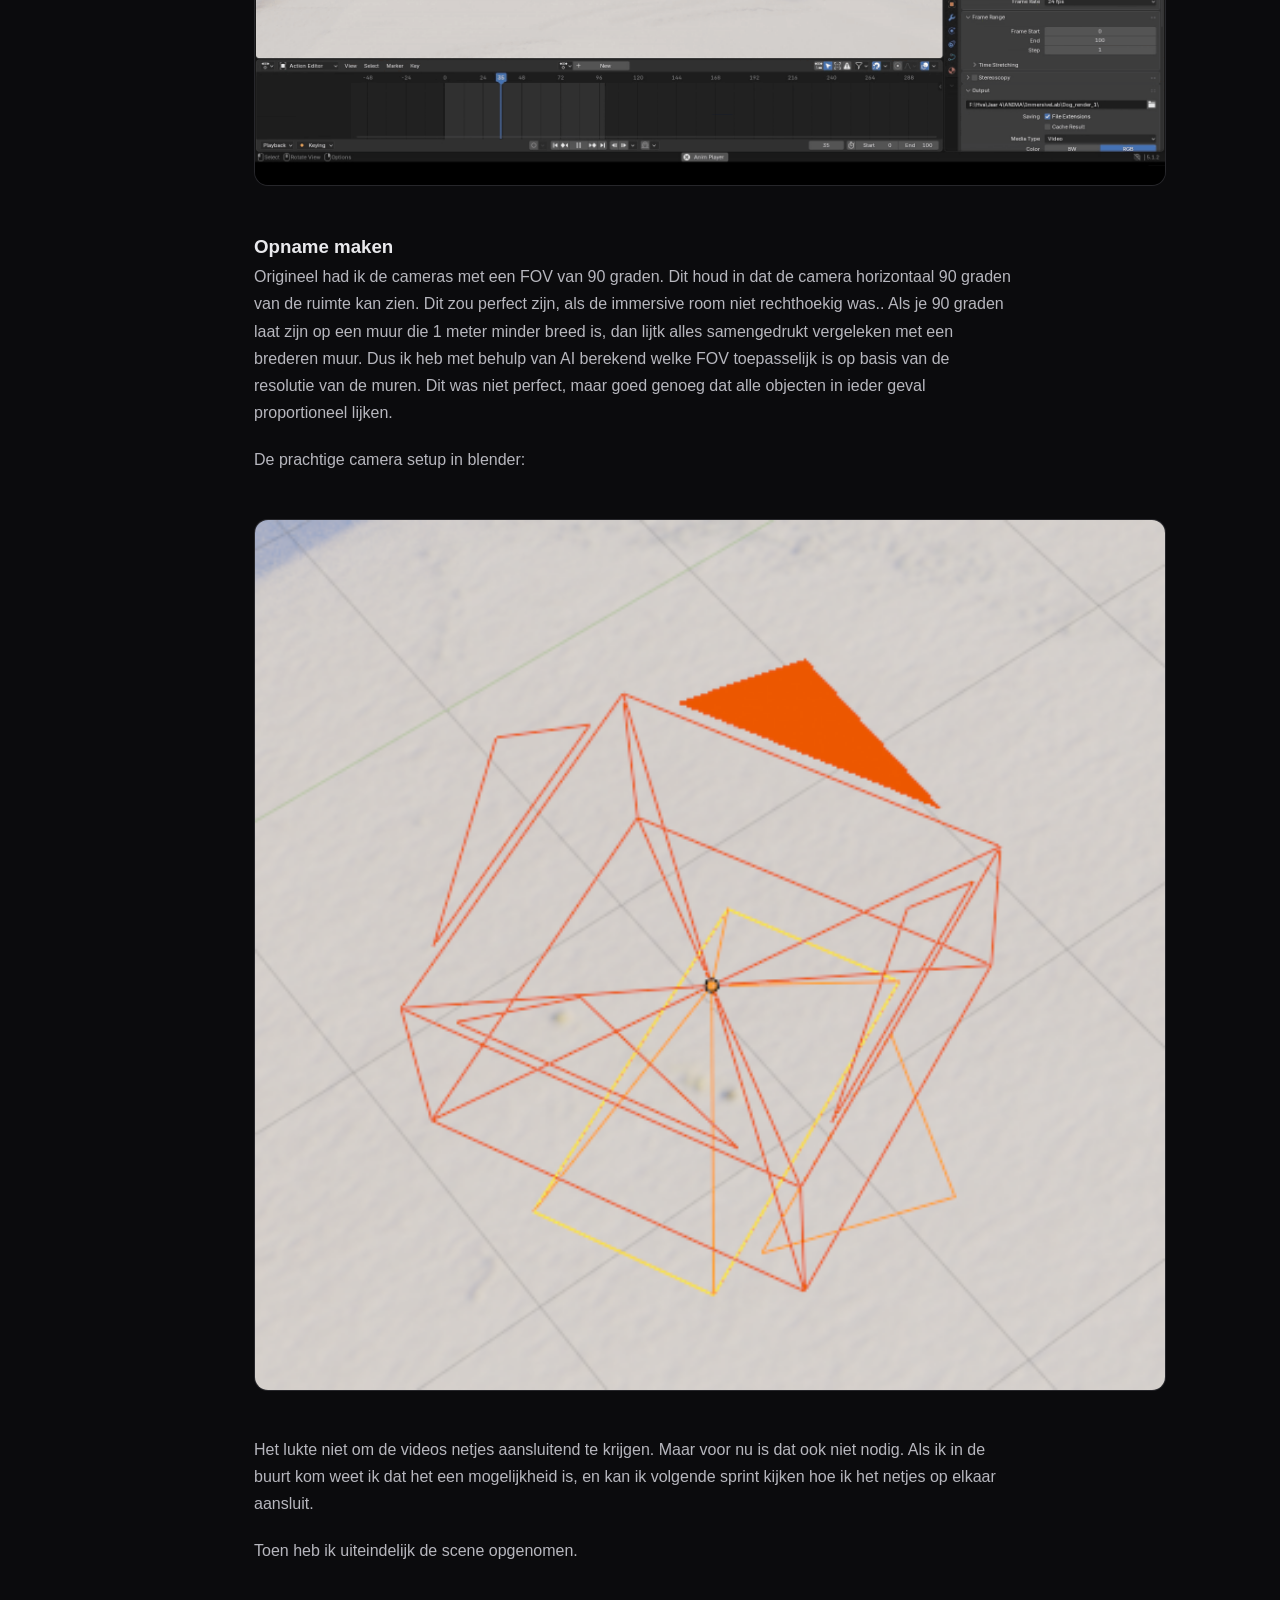
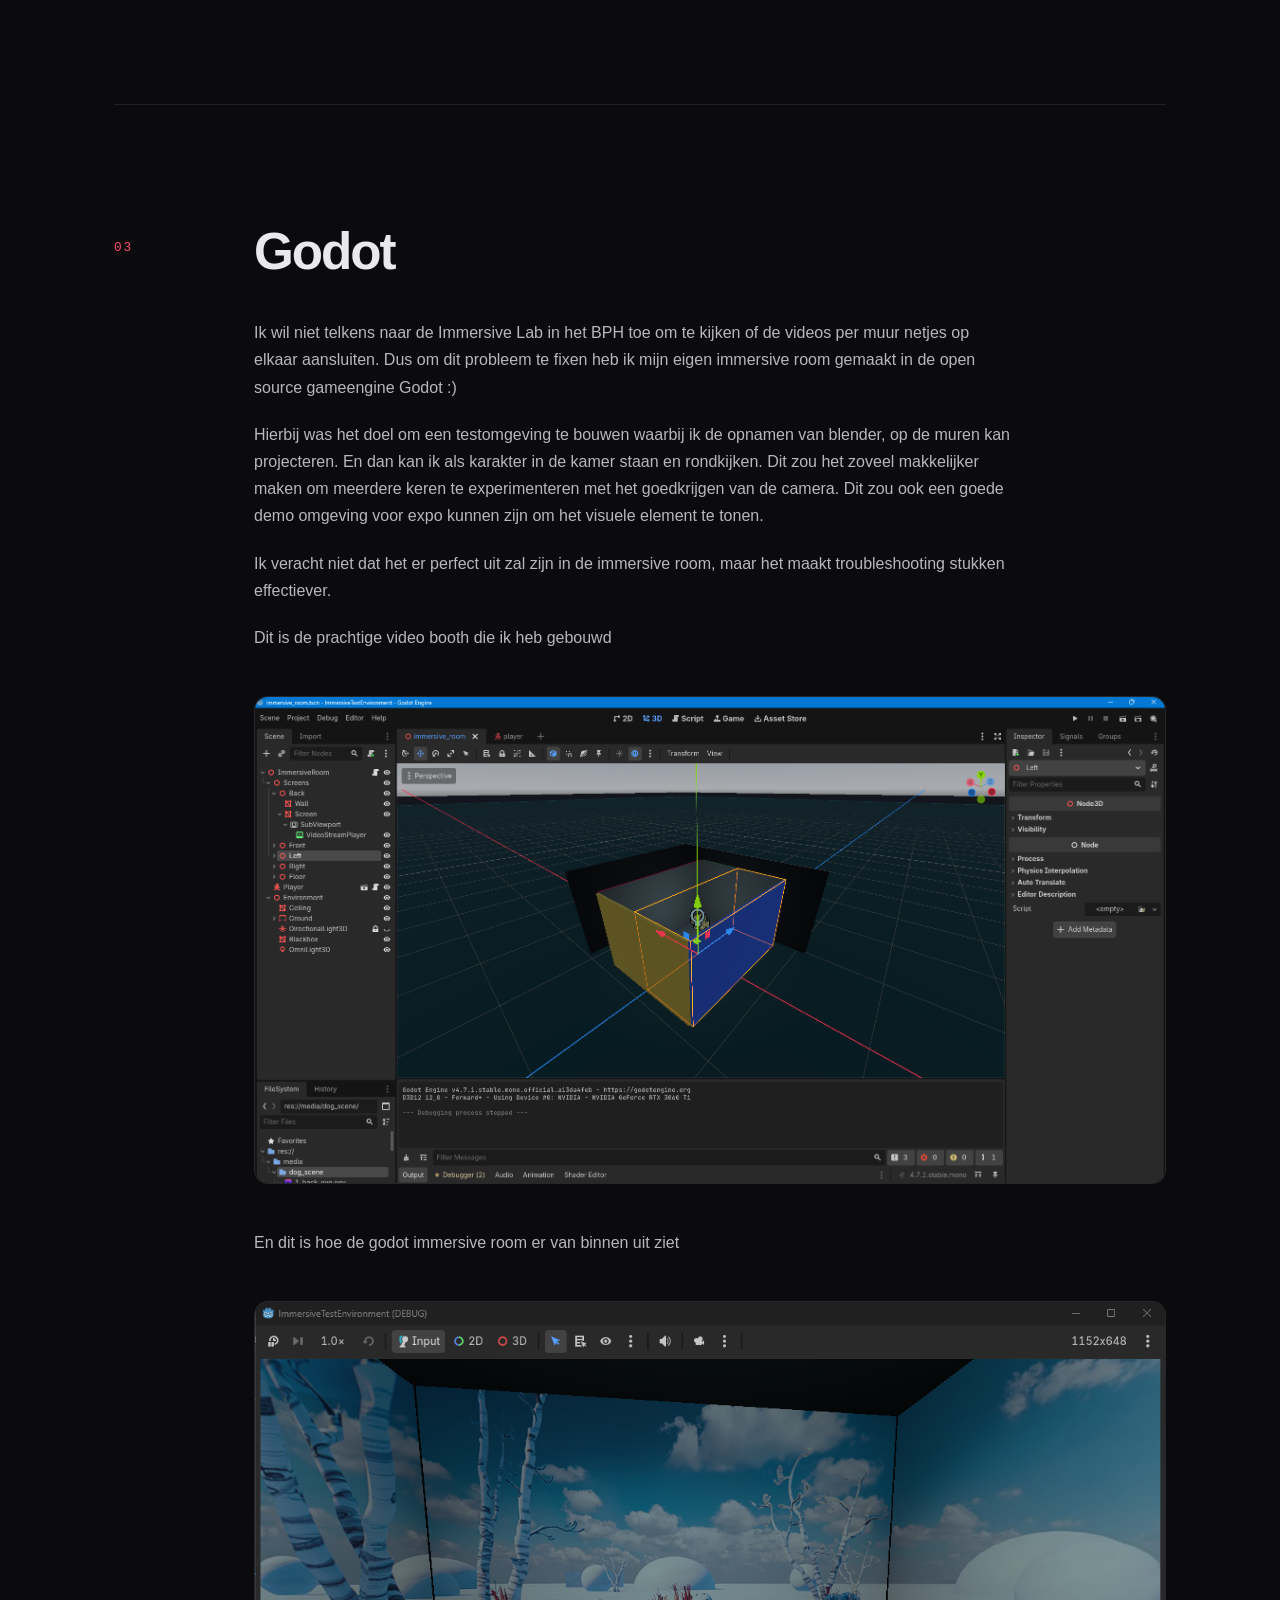
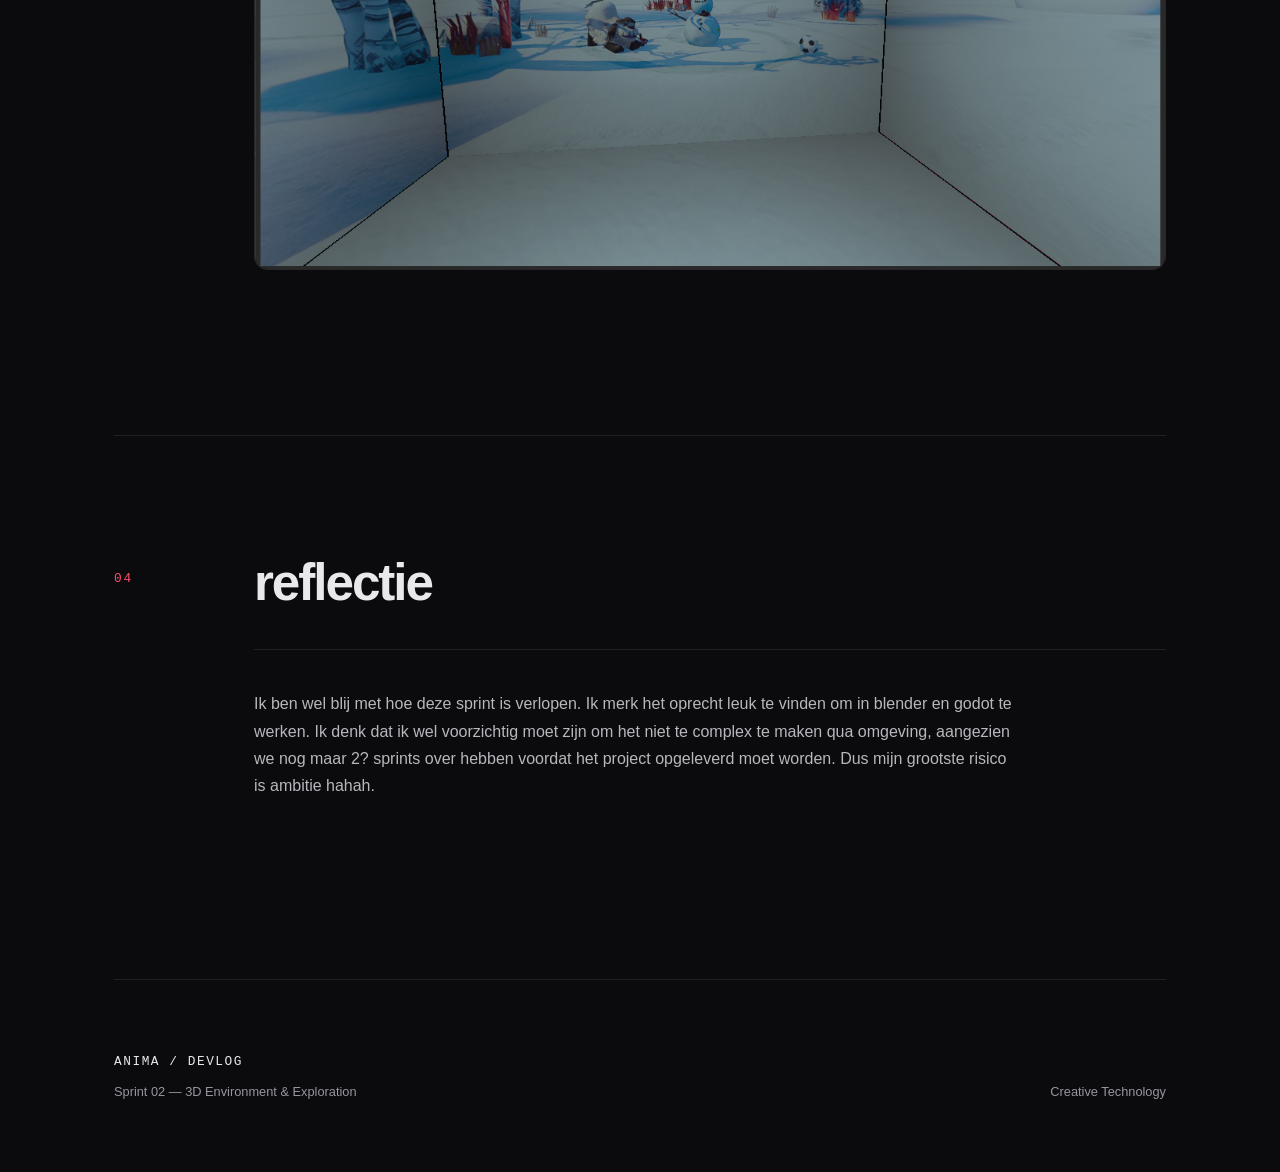
<file: sprint2.html>
<!DOCTYPE html>
<html lang="nl">
<head>
    <meta charset="UTF-8">
    <meta name="viewport" content="width=device-width, initial-scale=1.0">

    <title>DevLog — Sprint 2 | ANIMA</title>

    <link rel="stylesheet" href="style.css">
</head>

<body>

    <!-- Navigation -->
    <nav class="navbar">
        <div class="nav-container">
            <a href="#" class="logo">ANIMA<span>.</span></a>

            <div class="nav-links">
                <a href="#visueel">Visuele vormgeving</a>
                <a href="#experiment">3D experiment</a>
                <a href="#godot">Godot</a>
                <a href="#reflectie">Reflectie</a>
            </div>
        </div>
    </nav>


    <!-- Hero -->
    <header class="hero">
        <div class="hero-content">

            <div class="eyebrow">
                DEVLOG / SPRINT 02
            </div>

            <h1>
                Building immersion.
            </h1>

            <p class="hero-description">
                Van het kiezen van een visuele vormgeving naar experimenteren
                met 3D-omgevingen en een eigen immersive room.
            </p>

            <div class="hero-meta">
                <span>Creative Technology</span>
                <span>•</span>
                <span>Sprint 2</span>
            </div>

        </div>
    </header>


    <main class="content">

        <!-- Visuele vormgeving -->
        <section id="visueel" class="section">

            <div class="section-number">01</div>

            <div class="section-content">

                <h2>Visuele vormgeving kiezen</h2>

                <p>
                    Voor de immersive lab moeten we een video/beeld bouwen voor de exposure scenario. Voor deze sprint heb ik gedacht over hoe ik dit kan doen.
                </p>

                <p>
                    Ik kwam neer op verschillende mogelijkheden:
                </p>

                <ul class="feature-list">
                    <li>2D afbeeldingen die bewegen</li>
                    <li>3D omgeving</li>
                    <li>TouchDesigner</li>
                </ul>


                <article class="process-step">

                    <h3>2D afbeeldingen</h3>

                    <p>
                        Ik zat te denken aan 2D parralax. Parallax is eigelijk meerdere lagen van 2D afbeeldingen die bewegen, waardoor je de illusie van diepte creert.
                        Na een kleine start te maken in davinci pro, ben ik hier snel mee gestopt omdat ik het eigenlijk geen leuke process vond.
                    </p>

                    <figure class="image-card">
                        <img
                            src="images/sprint2/parallax.png"
                            alt="2D parallax experiment"
                        >
                    </figure>

                </article>


                <article class="process-step">

                    <h3>TouchDesigner</h3>

                    <p>
                        Van de docent die de immersive room had uitgelegd was touchdesigner iets wat veel studenten gebruikte om reactiviteit te bouwen. Touchdesigner is een programma waarbij je "live" beelden geneerd. Het is eigenlijk een super coole programma. Je kan een AI tracking systeem koppelen aan touchdesigner en op basis van handsignalen bepaalde effecten triggeren. Het probleem is, er is best wel een diepe learning curve om het te begrijpen.
                    </p>

                    <p>
                        Omdat mijn team niet super veel interesse lijkt te hebben in het visuele ontwerp gedeelte, leek het het beste om iets te kiezen waarbij ik zelf ook gemotiveerd ben. Touchdesigner is not it.
                    </p>

                    <figure class="image-card">
                        <img
                            src="images/sprint2/touchdesigner.png"
                            alt="TouchDesigner experiment"
                        >
                    </figure>

                </article>


                <article class="process-step">

                    <h3>3D omgeving</h3>

                    <p>
                        Ik zat eraan te denken om in blender een 3D scene te bouwen, dit op te nemen met 5 cameras waarbij elke camera overeenkomt met 1 muur van de immersive room. En dan de opgenomen beelden op de muren te projecteren. Voor mijn skill leven en zowel interesse, zou dit de makkelijkste aanpak zijn om uit te voeren.
                    </p>

                </article>

            </div>
        </section>


        <!-- 3D experiment -->
        <section id="experiment" class="section">

            <div class="section-number">02</div>

            <div class="section-content">

                <h2>3D omgeving experiment</h2>

                <p>
                    Het prettige van een 3D omgeving, is dat er veel bestaande resources online zijn die gebruitk kunnen worden om een omgeving te bouwen.
                    Doordat het 3D is krijg je direct het gevoel van diepte wat hopelijk toevoegd aan de immersiviteit van de ervaring. Opnames zouden ook redelijk makkelijk zijn voor de opdrachtgever zelf om te runnen dan een opgezette live 3D omgeving wat geprojecteerd wordt.
                </p>


                <h3>Immersive room nabouwen</h3>

                <p>
                    De immersive lab heeft een poster voor de deur met de volgende dimensies:
                </p>

                <figure class="image-card">
                    <img
                        src="images/sprint2/IR_dimensions.jpg"
                        alt="Afmetingen van de immersive lab"
                    >
                </figure>

                <ul class="feature-list">
                    <li>front: 1058x799px</li>
                    <li>back: 1058x799px</li>
                    <li>left: 1361x799px</li>
                    <li>right: 361x799px</li>
                    <li>floor: 1058x1361px</li>
                </ul>

                <p>
                    Ik heb geen werkelijke dimenties van de muur in meters, maar gelukkig is dat ook niet nodig. We kunnen de resolutie gebruiken om de verhouding tussen breedte en hoogte te bewaren. Dit betekend dat ik de resolutie door 100 heb gedeeld, en deze formaten heb gebruikt.
                </p>

                <p>
                    Dit komt neer op een digitale immersive room met de formaten:
                </p>

                <ul class="feature-list">
                    <li>Front: 10.58 x 7.99 meter</li>
                    <li>Back: 10.58 x 7.99 meter</li>
                    <li>Left: 13.61 x 7.99 meter</li>
                    <li>Right: 13.61 x 7.99 meter</li>
                </ul>

                <p>
                    Uiteraard is de werkelijke immersive lab niet zo groot, maar dat maakt niet uit. Zolang de breedte en hoogte hetzelfde is schaalt de opgenomen video netjes naar beneden. Het belangrijkste is experimenteren en leren of het mogelijk is om naadloze videos te genereren.
                </p>

                <p>
                    Dus nu hebben we deze prachtige kamer:
                </p>

                <figure class="image-card large">
                    <img
                        src="images/sprint2/IR_roombuild.png"
                        alt="Digitale immersive room in Blender"
                    >
                </figure>


                <h3>Demo omgeving bouwen</h3>

                <p>
                    Om te testen of het zou werken wou ik graag een omgeving hebben die er relevant of mooi uitziet.
                    Dus ik heb online meerdere projecten gedownload. Helaas zijn veel projecten gebroken en zijn mijn skills in Blender te ontbrekend om te weten hoe ik het kan fixen.
                </p>

                <p>
                    Voorbeeld:
                    Sommige missen texturen en zien er daardoor niet goed uit (roze = missende texturen).
                </p>

                <figure class="image-card">
                    <img
                        src="images/sprint2/missing textures.png"
                        alt="classroom"
                    >
                </figure>

                <p>
                    Sommige zien er enkel goed uit vanuit een enkele perspectief waarbij ik 360 nodig heb.
                </p>

                <figure class="image-card">
                    <img
                        src="images/sprint2/enkele_kant.png"
                        alt="3D omgeving vanuit een enkele perspectief"
                    >
                </figure>

                <p>
                    Uiteindelijk heb ik het volgende gevonden:
                </p>

                <p>
                    Blender 4.5 LTS – DOGWALK
                    <br>
                    <a
                        class="external-link"
                        href="https://www.blender.org/download/demo-files/"
                        target="_blank"
                        rel="noopener noreferrer"
                    >
                        ↗ Blender Demo Files
                    </a>
                </p>

                <figure class="image-card large">
                    <img
                        src="images/sprint2/default_demo_environment.png"
                        alt="Blender DOGWALK demo omgeving"
                    >
                </figure>

                <p>
                    Dit is een mooi omgeving. Enkel het project heeft geen lucht en de scene is nogal klein en kaal. Het is gemaakt voor een closeup en niet 360 opname. Dus ik heb wat aanpassingen gemaakt om te zorgen dat het er ietsie voller uitziet:
                </p>

                <figure class="image-card large">
                    <img
                        src="images/sprint2/skybox_n_ground.png"
                        alt="Aangepaste Blender omgeving met skybox en grond"
                    >
                </figure>


                <h3>Simpele animatie</h3>

                <p>
                    Voor de opname wil ik dat er een object over elke muur beweegt. Dit specifiek zodat je kan zien of de beweging over verschillende muren netjes verloopt.
                </p>

                <p>
                    Kheb een kleine animatie gemaakt (de voetbal) en de bestaande animatie wat aangepast zodat er een beetje beweging is, om te kijken hoe de overgang naar muren klopt.
                </p>

                <figure class="image-card large">
                    <img
                        src="images/sprint2/animation.gif"
                        alt="Animatie van een voetbal in Blender"
                    >
                </figure>


                <h3>Opname maken</h3>

                <p>
                    Origineel had ik de cameras met een FOV van 90 graden. Dit houd in dat de camera horizontaal 90 graden van de ruimte kan zien. Dit zou perfect zijn, als de immersive room niet rechthoekig was.. Als je 90 graden laat zijn op een muur die 1 meter minder breed is, dan lijtk alles samengedrukt vergeleken met een brederen muur. Dus ik heb met behulp van AI berekend welke FOV toepasselijk is op basis van de resolutie van de muren. Dit was niet perfect, maar goed genoeg dat alle objecten in ieder geval proportioneel lijken.
                </p>

                <p>
                    De prachtige camera setup in blender:
                </p>

                <figure class="image-card large">
                    <img
                        src="images/sprint2/camera%20box.png"
                        alt="Camera setup in Blender"
                    >
                </figure>

                <p>
                    Het lukte niet om de videos netjes aansluitend te krijgen. Maar voor nu is dat ook niet nodig. Als ik in de buurt kom weet ik dat het een mogelijkheid is, en kan ik volgende sprint kijken hoe ik het netjes op elkaar aansluit.
                </p>

                <p>
                    Toen heb ik uiteindelijk de scene opgenomen.
                </p>

            </div>
        </section>


        <!-- Godot -->
        <section id="godot" class="section">

            <div class="section-number">03</div>

            <div class="section-content">

                <h2>Godot</h2>

                <p>
                    Ik wil niet telkens naar de Immersive Lab in het BPH toe om te kijken of de videos per muur netjes op elkaar aansluiten. Dus om dit probleem te fixen heb ik mijn eigen immersive room gemaakt in de open source gameengine Godot :)
                </p>

                <p>
                    Hierbij was het doel om een testomgeving te bouwen waarbij ik de opnamen van blender, op de muren kan projecteren. En dan kan ik als karakter in de kamer staan en rondkijken. Dit zou het zoveel makkelijker maken om meerdere keren te experimenteren met het goedkrijgen van de camera. Dit zou ook een goede demo omgeving voor expo kunnen zijn om het visuele element te tonen.
                </p>

                <p>
                    Ik veracht niet dat het er perfect uit zal zijn in de immersive room, maar het maakt troubleshooting stukken effectiever.
                </p>

                <p>
                    Dit is de prachtige video booth die ik heb gebouwd
                </p>

                <figure class="image-card large">
                    <img
                        src="images/sprint2/godot_scene.png"
                        alt="Video booth gebouwd in Godot"
                    >
                </figure>

                <p>
                    En dit is hoe de godot immersive room er van binnen uit ziet
                </p>

                <figure class="image-card large">
                    <img
                        src="images/sprint2/godot_immersive%20room.png"
                        alt="Godot immersive room van binnenuit"
                    >
                </figure>

            </div>
        </section>


        <!-- Reflectie -->
        <section id="reflectie" class="section">

            <div class="section-number">04</div>

            <div class="section-content">

                <h2>reflectie</h2>

                <div class="reflection">

                    <p>
                        Ik ben wel blij met hoe deze sprint is verlopen. Ik merk het oprecht leuk te vinden om in blender en godot te werken. Ik denk dat ik wel voorzichtig moet zijn om het niet te complex te maken qua omgeving, aangezien we nog maar 2? sprints over hebben voordat het project opgeleverd moet worden. Dus mijn grootste risico is ambitie hahah.
                    </p>

                </div>

            </div>
        </section>


        <!-- Footer -->
        <footer class="footer">

            <div>
                <span class="footer-label">ANIMA / DEVLOG</span>
                <p>Sprint 02 — 3D Environment & Exploration</p>
            </div>

            <div class="footer-right">
                <span>Creative Technology</span>
            </div>

        </footer>

    </main>

</body>
</html>
</file>
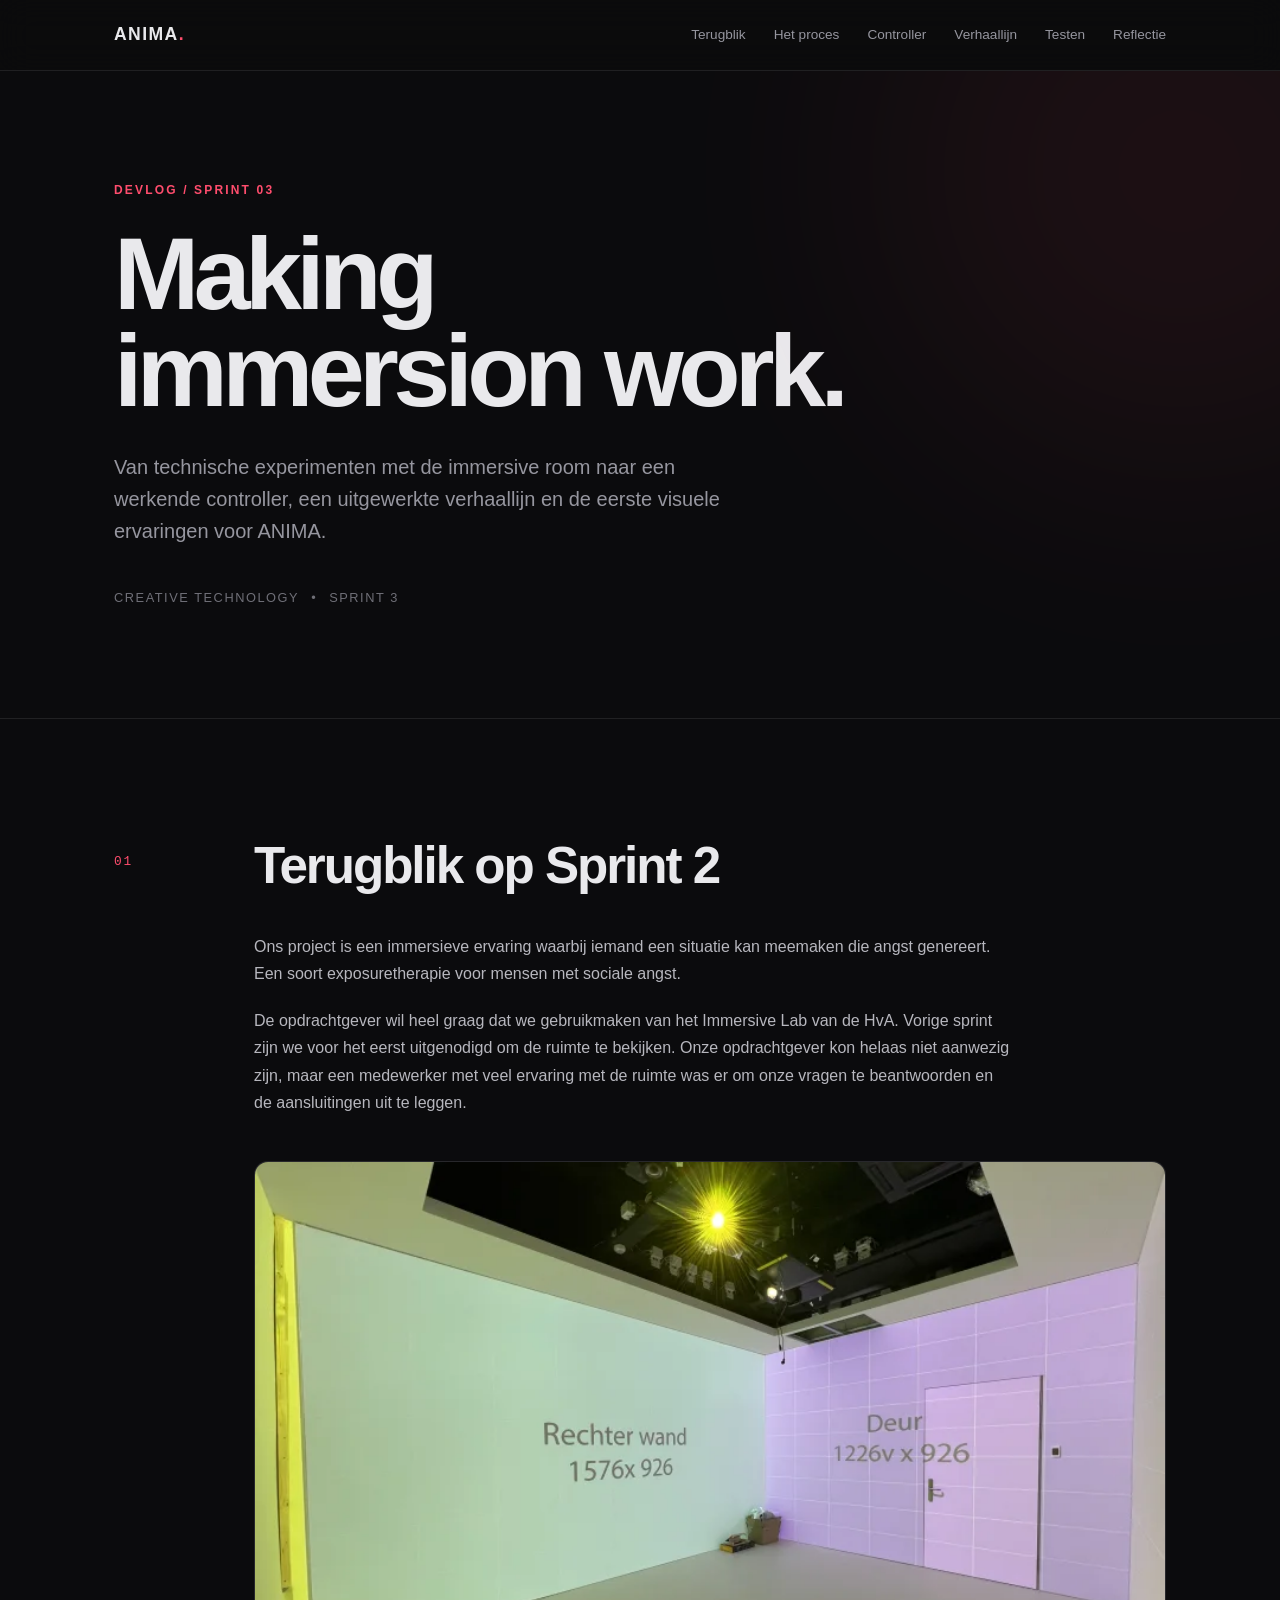
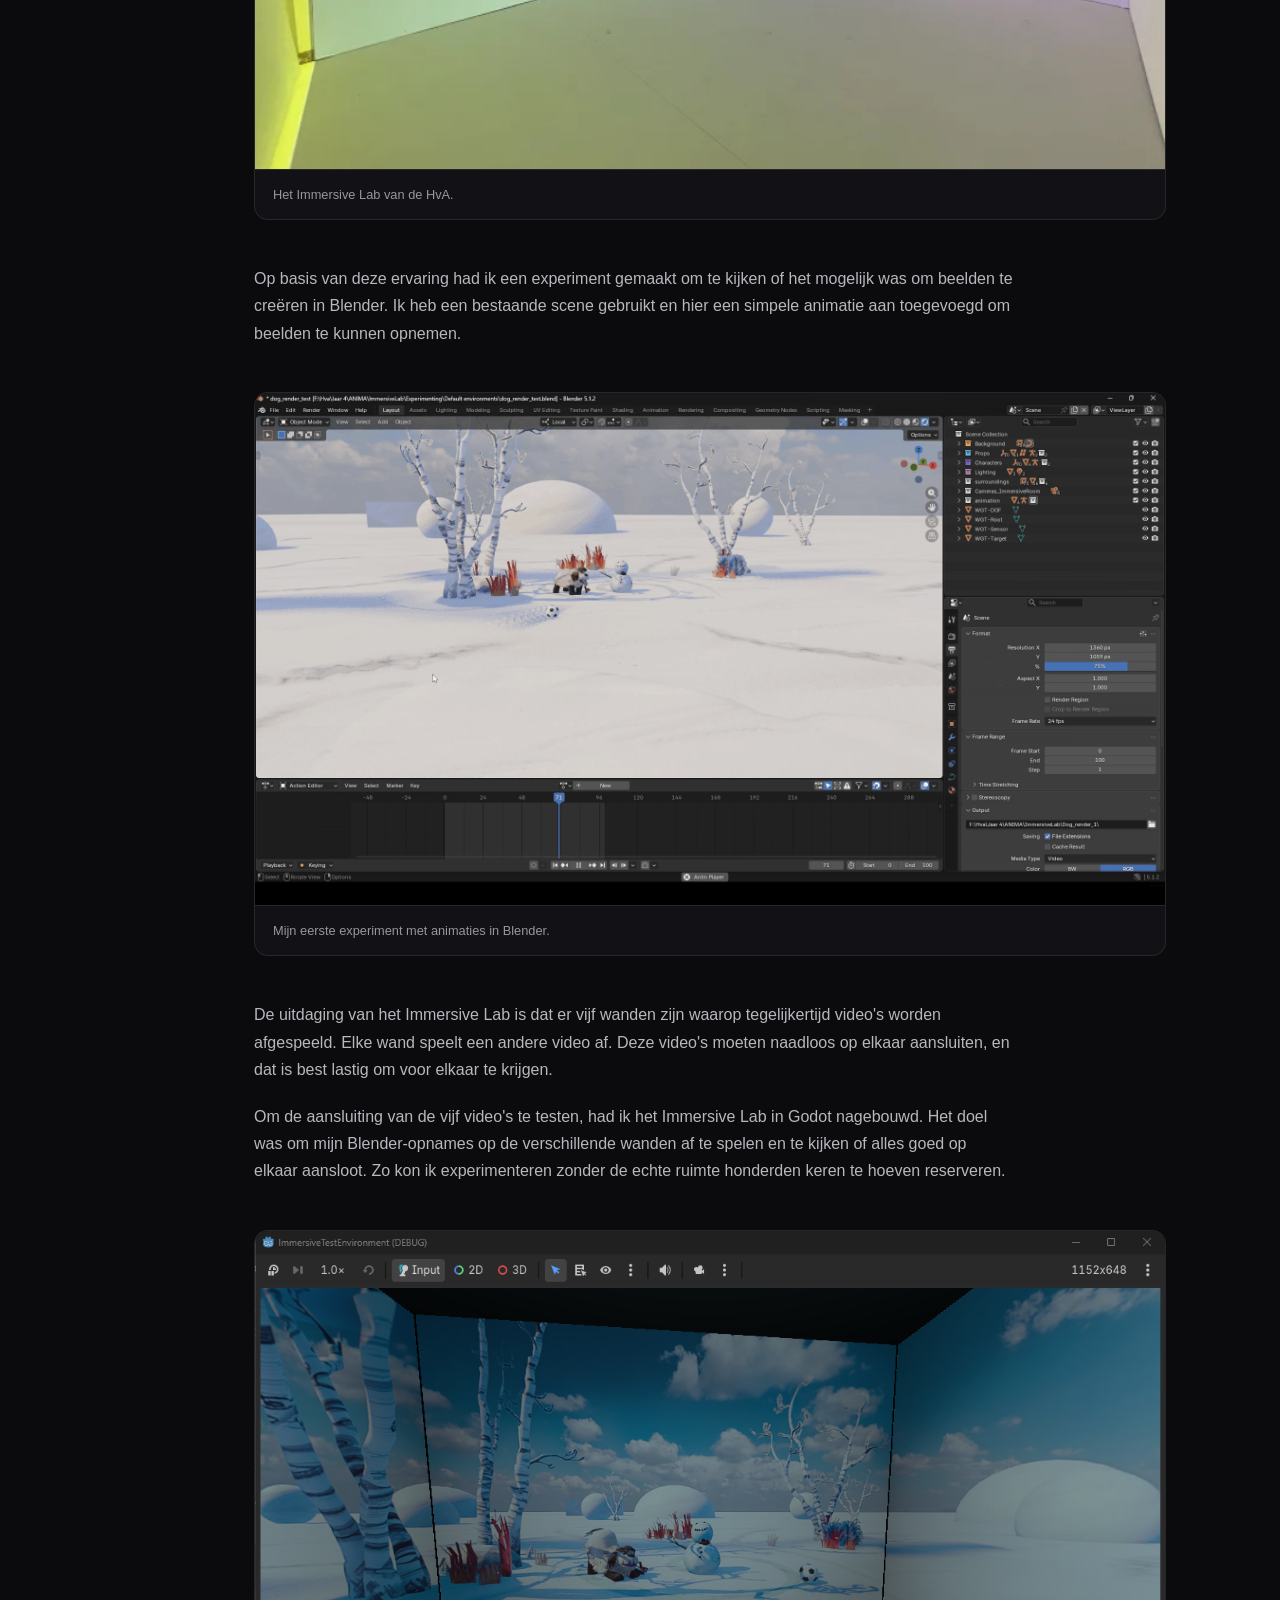
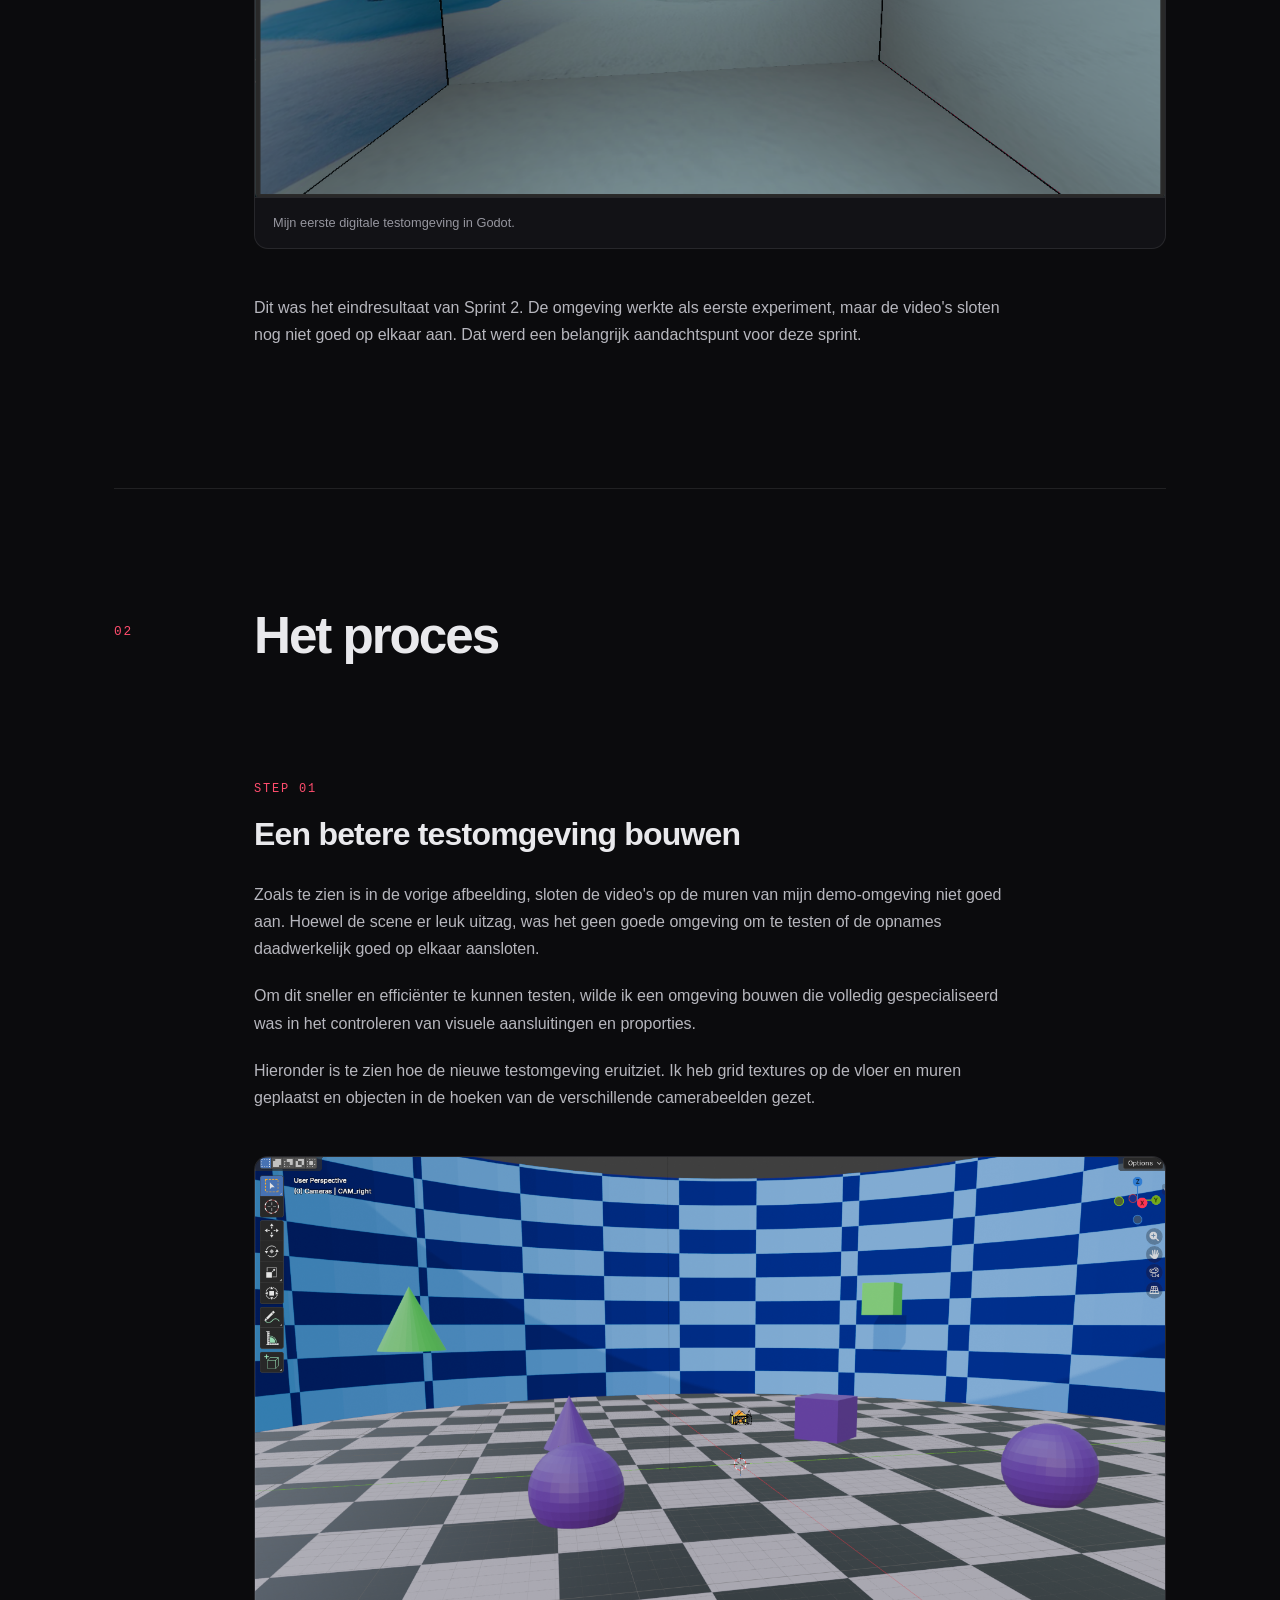
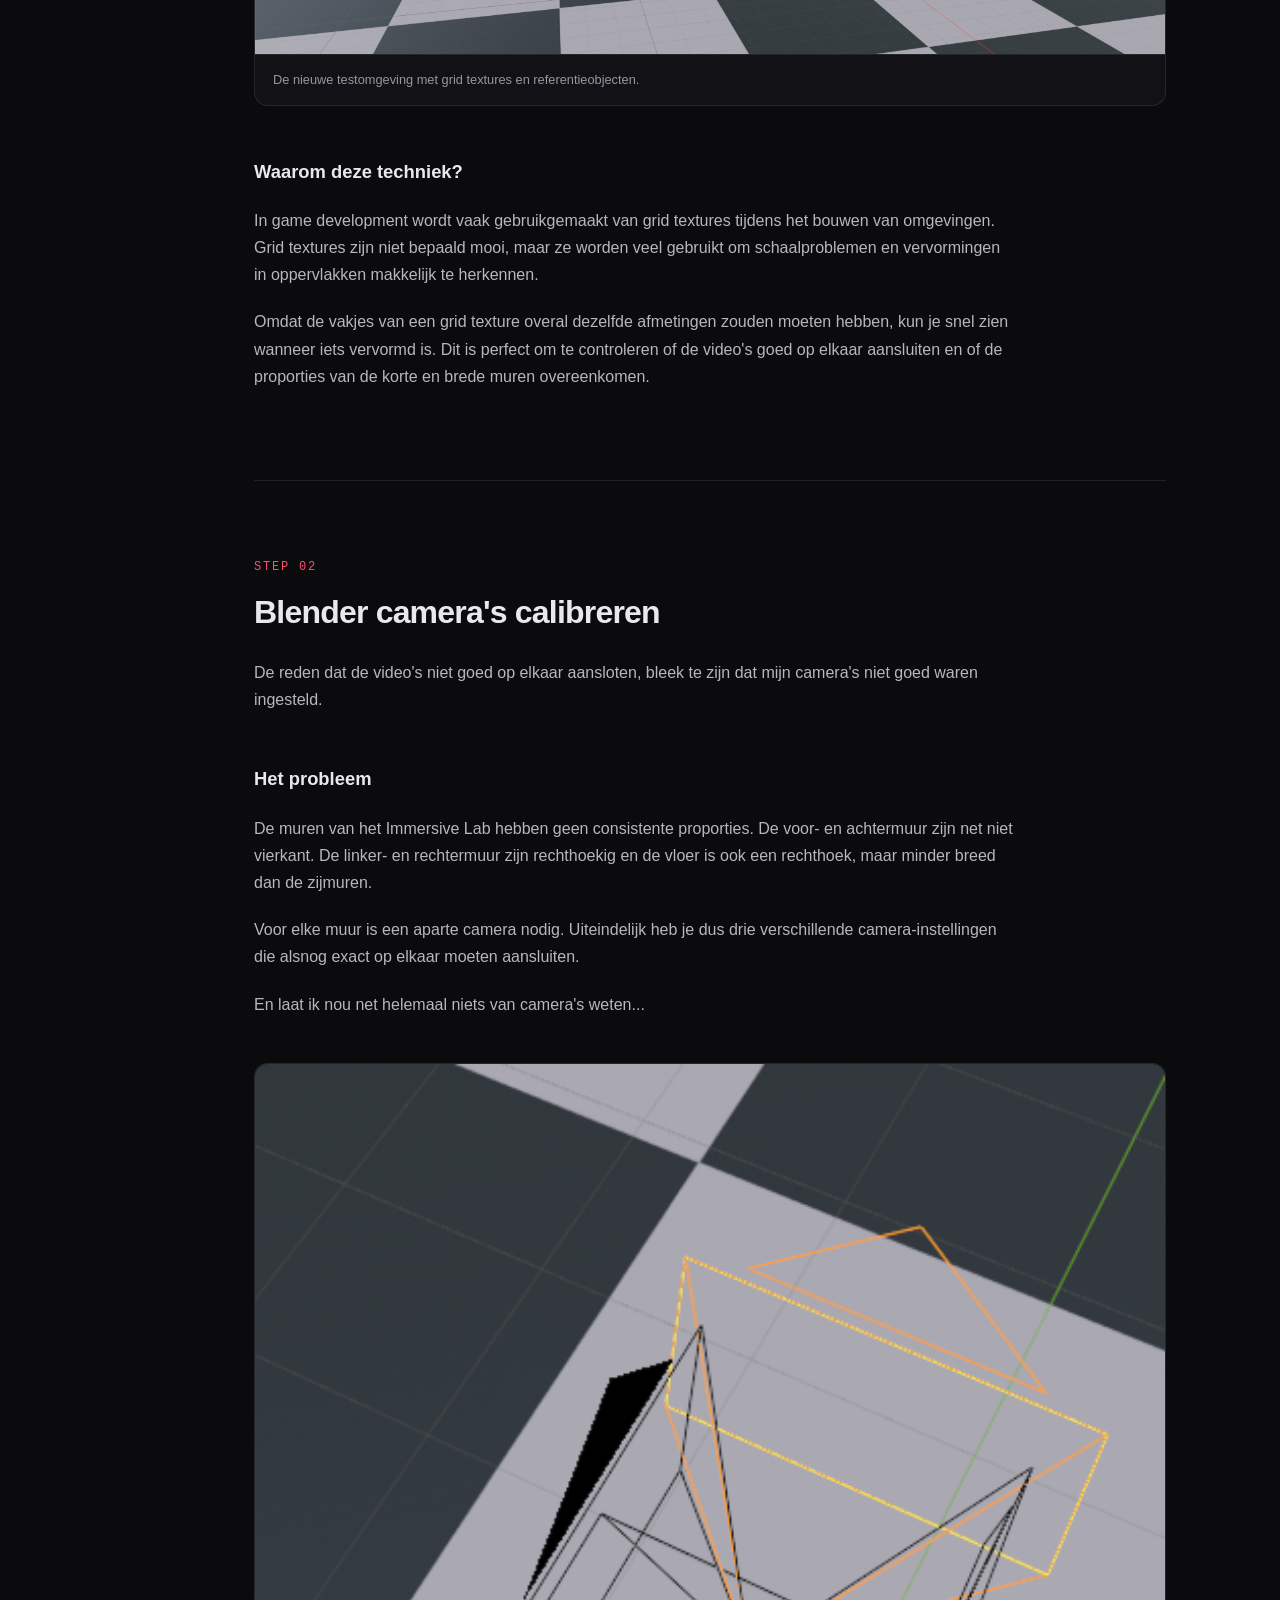
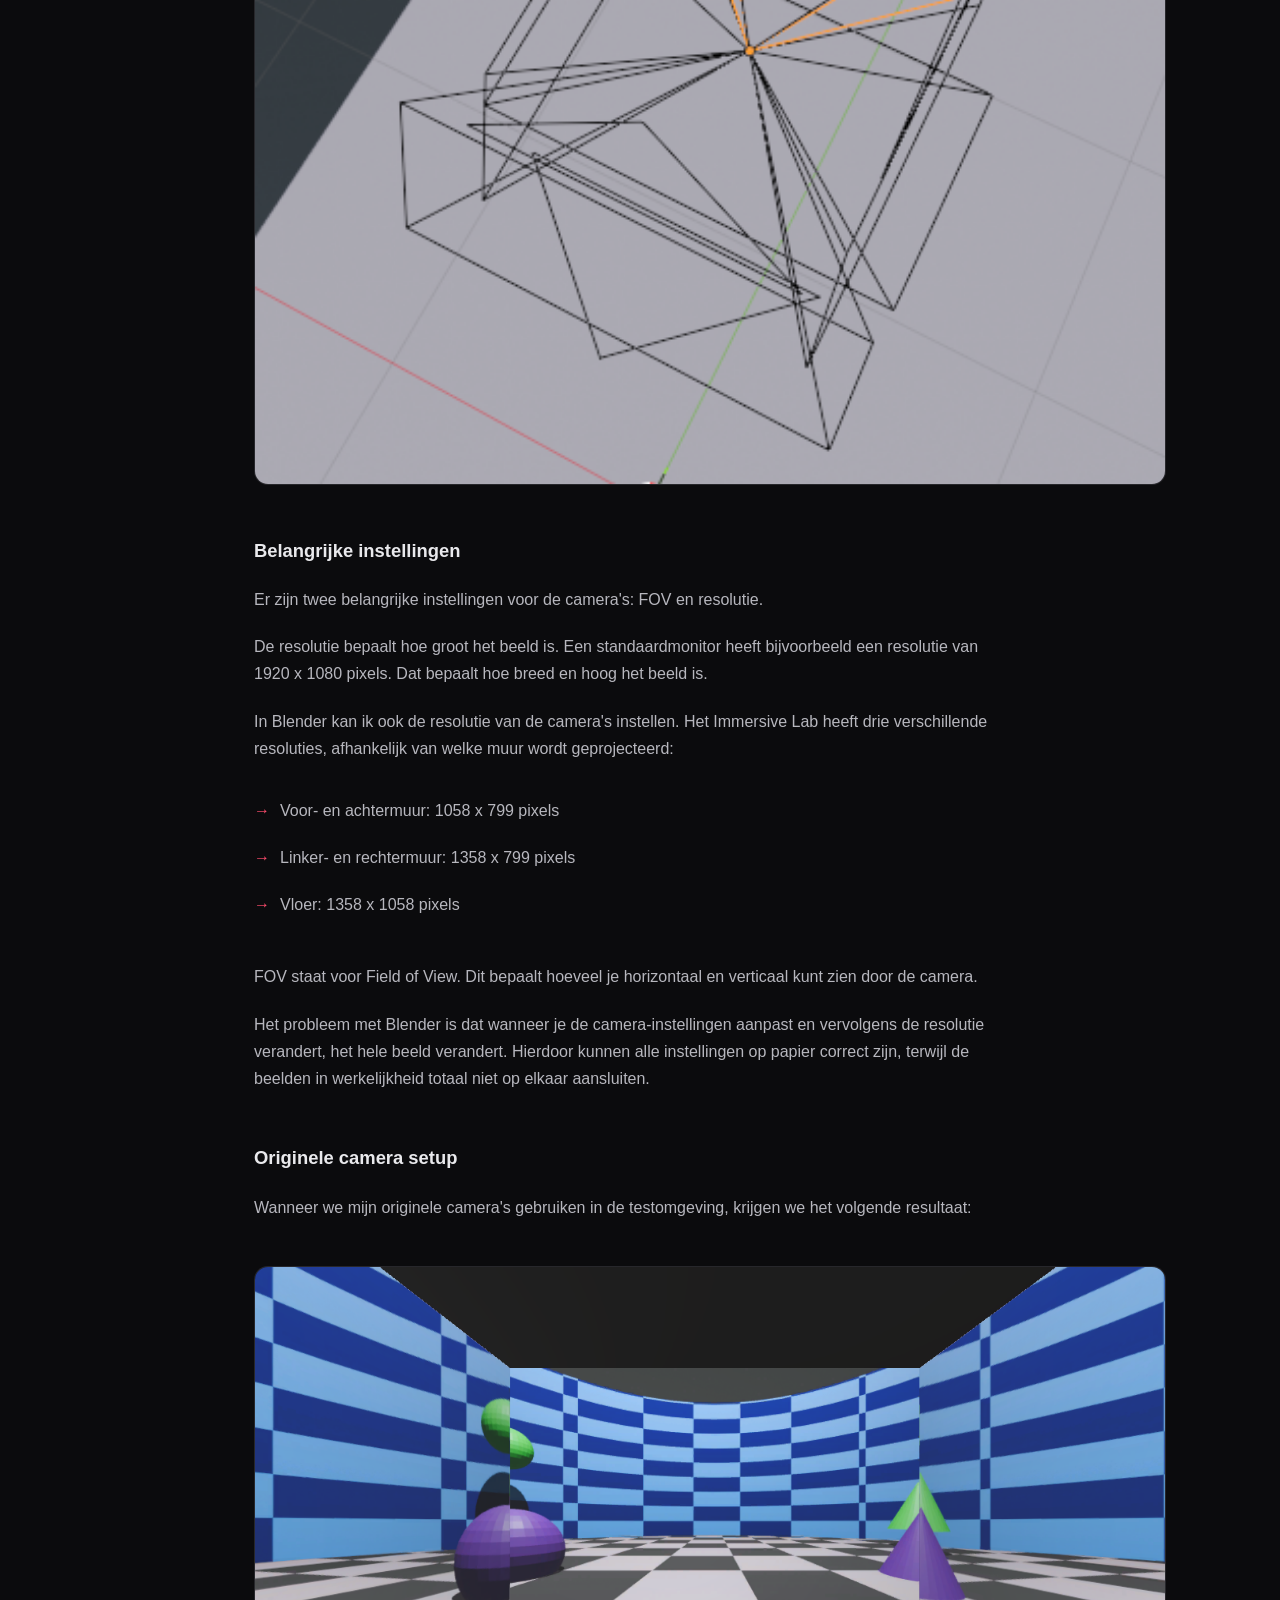
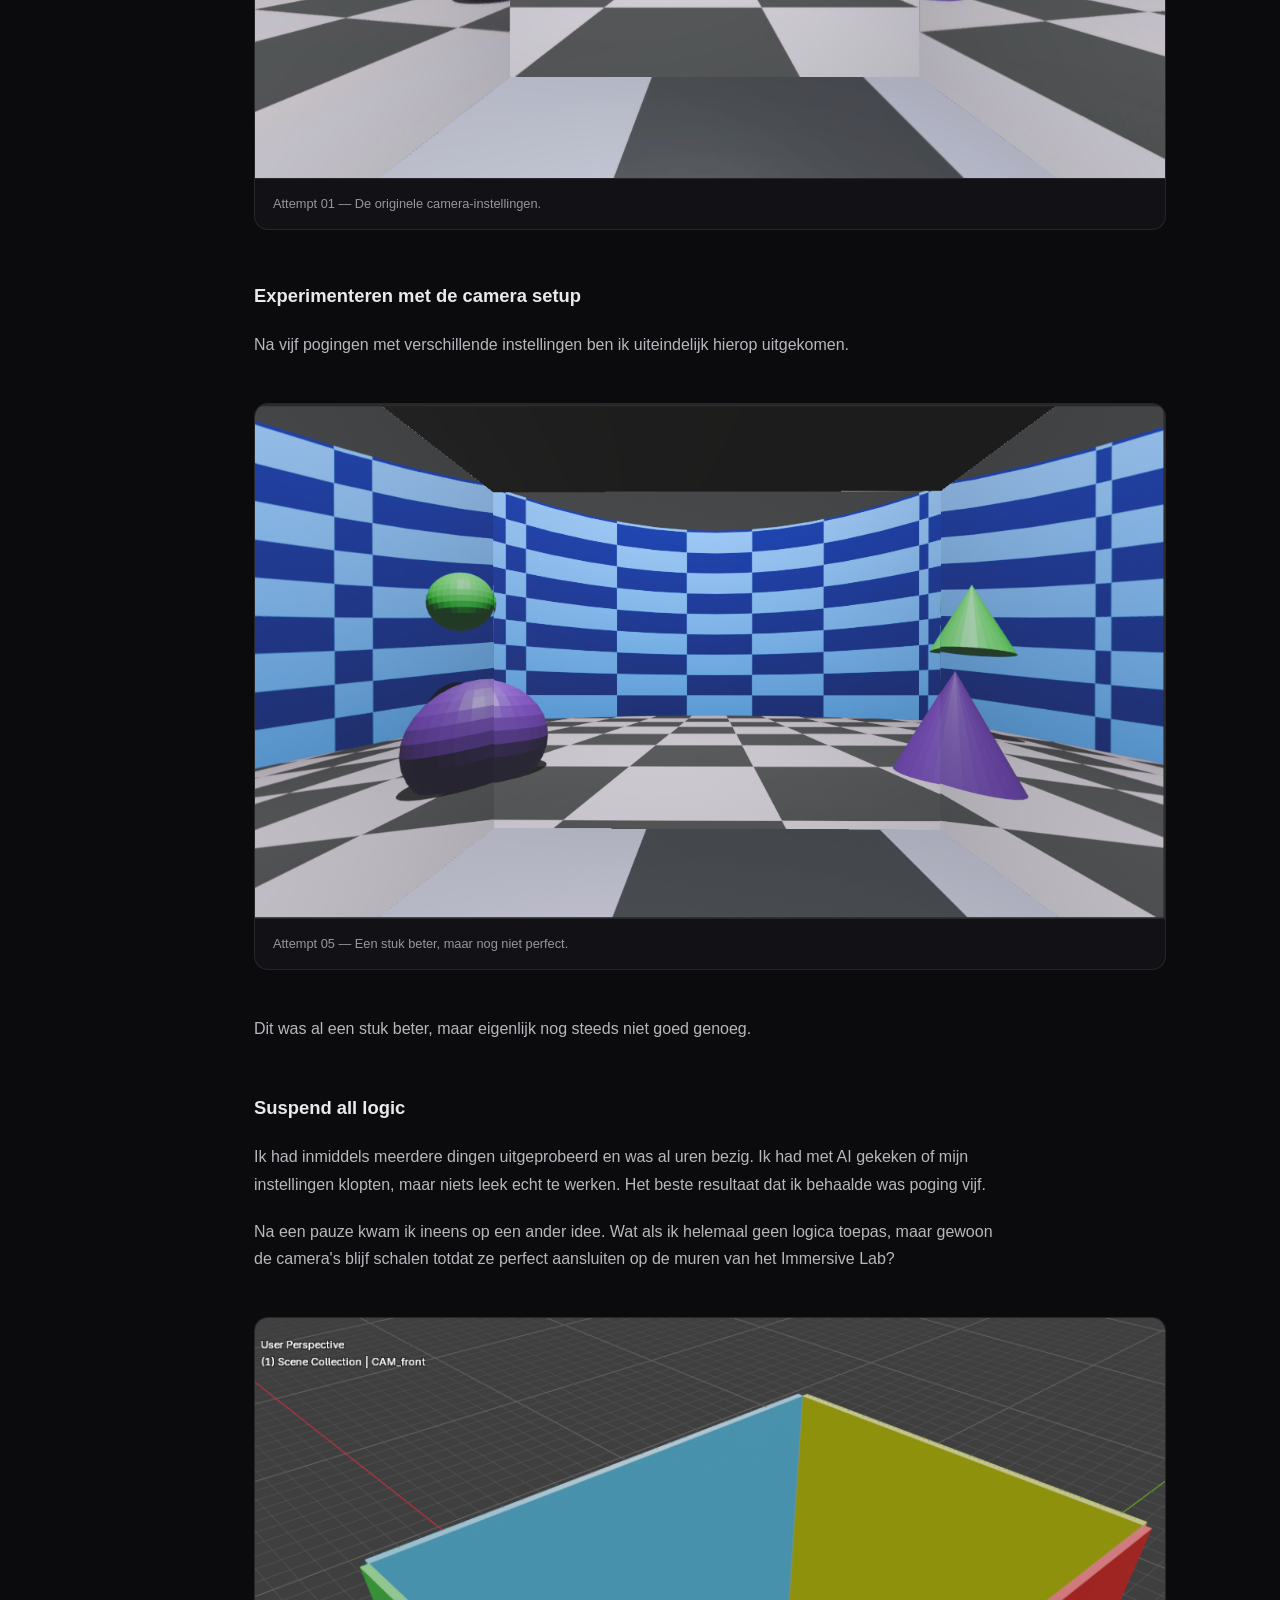
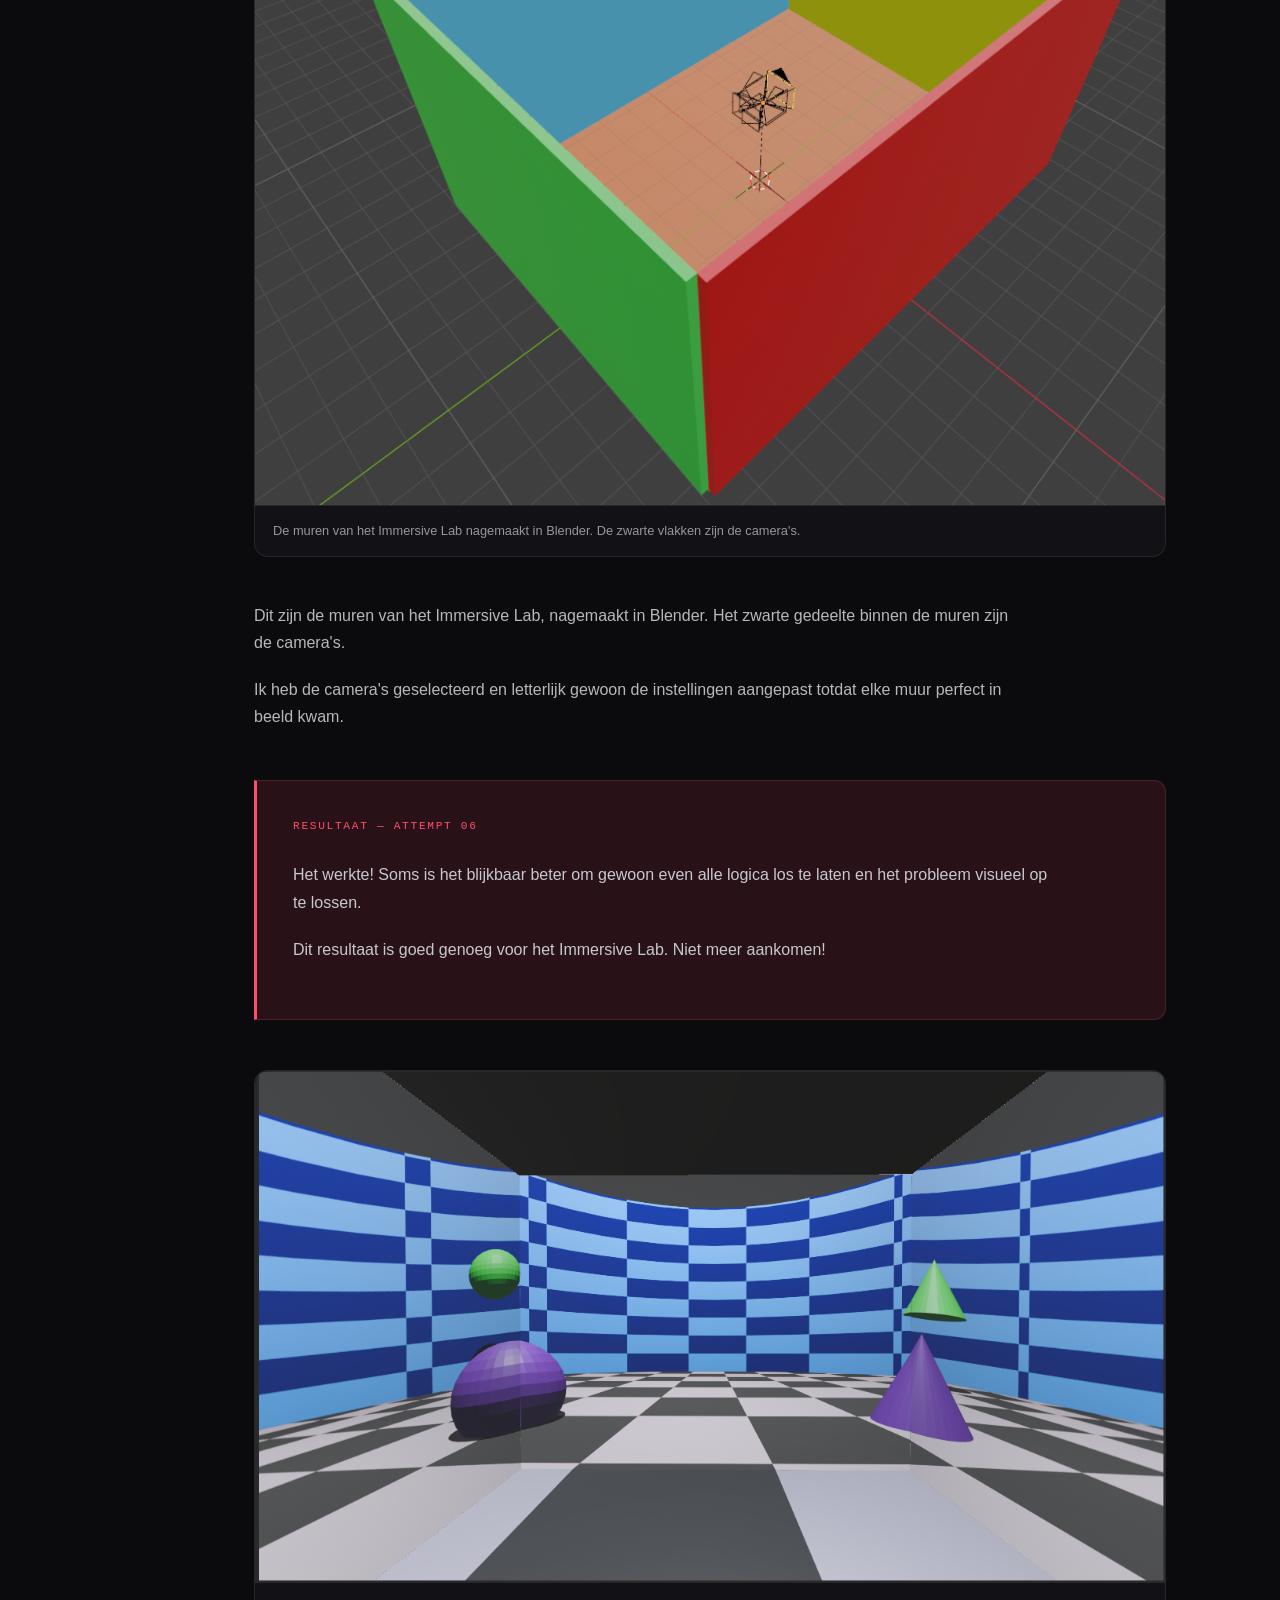
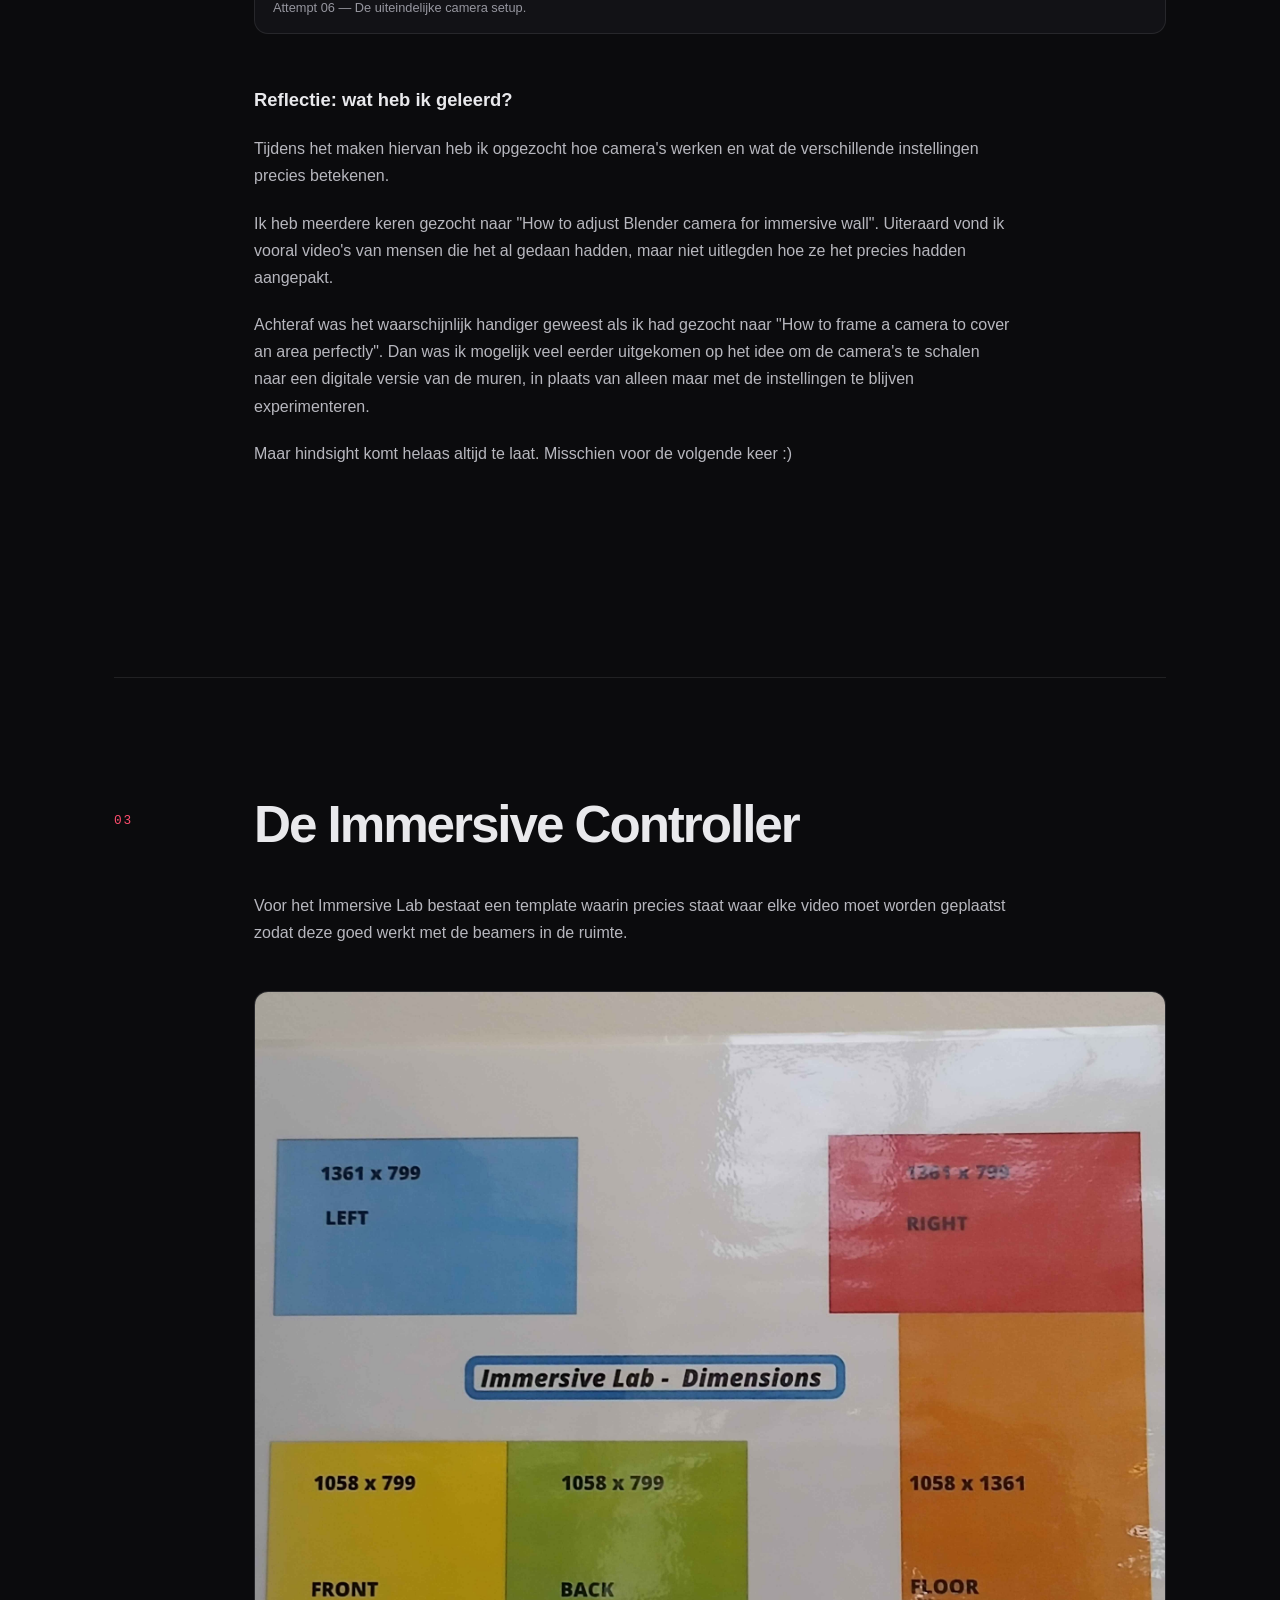
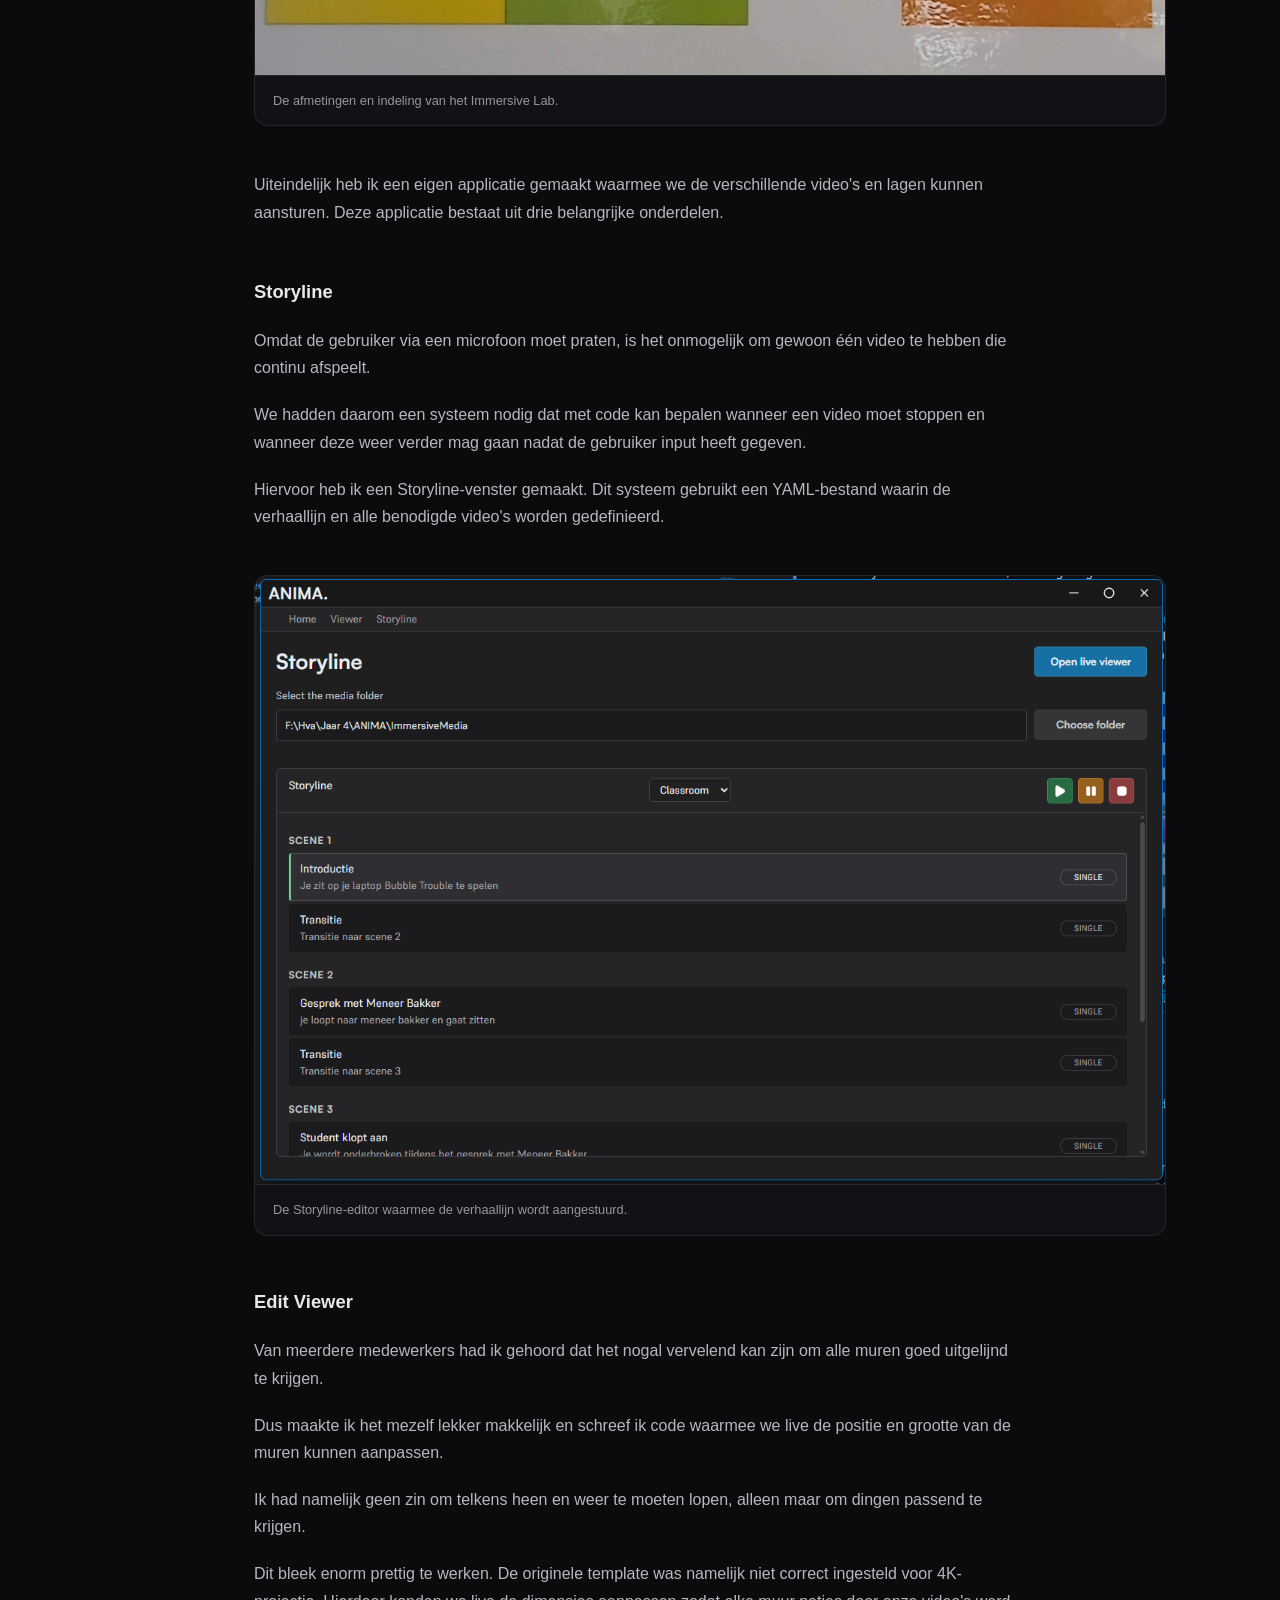
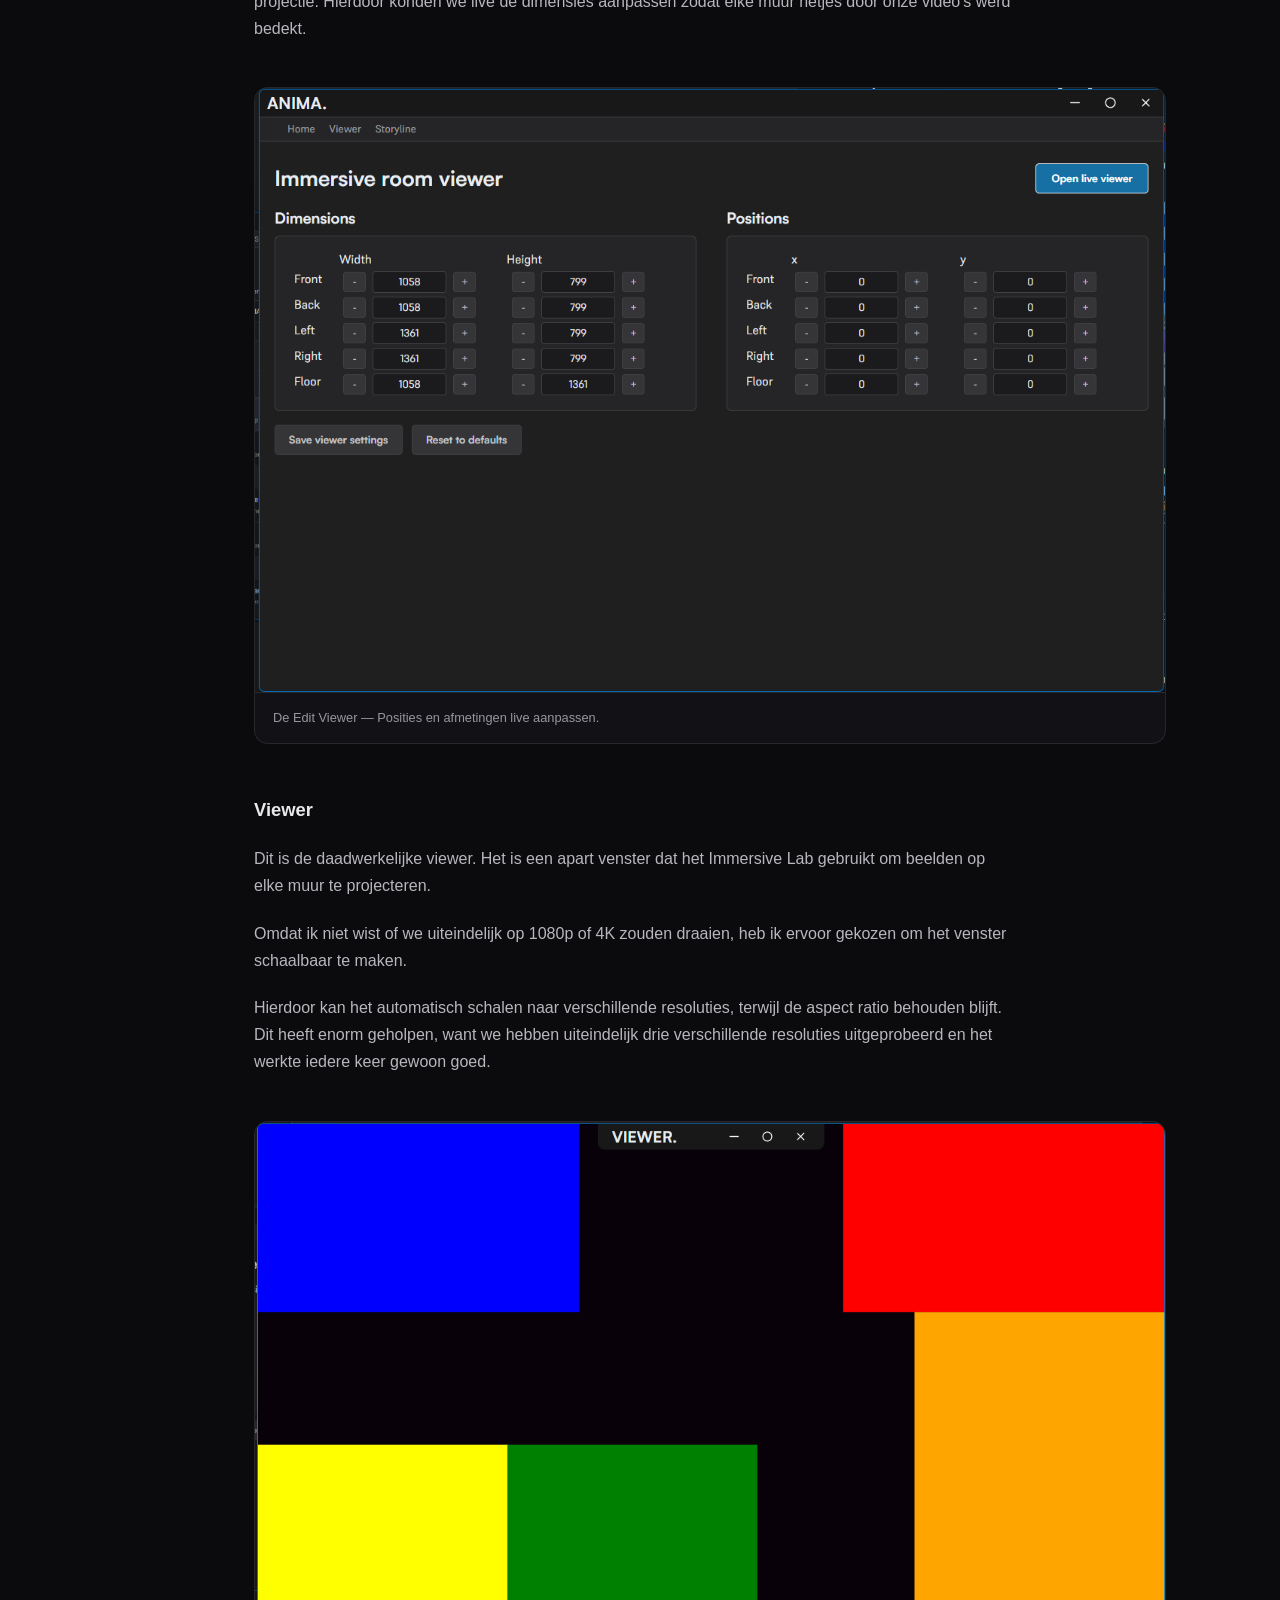
<file: sprint3.html>
<!DOCTYPE html>
<html lang="nl">
<head>
    <meta charset="UTF-8">
    <meta name="viewport" content="width=device-width, initial-scale=1.0">

    <title>DevLog — Sprint 3 | ANIMA</title>

    <link rel="stylesheet" href="style.css">
</head>

<body>

    <!-- Navigation -->
    <nav class="navbar">
        <div class="nav-container">
            <a href="#" class="logo">ANIMA<span>.</span></a>

            <div class="nav-links">
                <a href="#recap">Terugblik</a>
                <a href="#proces">Het proces</a>
                <a href="#controller">Controller</a>
                <a href="#verhaallijn">Verhaallijn</a>
                <a href="#testen">Testen</a>
                <a href="#reflectie">Reflectie</a>
            </div>
        </div>
    </nav>


    <!-- Hero -->
    <header class="hero">
        <div class="hero-content">

            <div class="eyebrow">
                DEVLOG / SPRINT 03
            </div>

            <h1>
                Making immersion work.
            </h1>

            <p class="hero-description">
                Van technische experimenten met de immersive room naar
                een werkende controller, een uitgewerkte verhaallijn
                en de eerste visuele ervaringen voor ANIMA.
            </p>

            <div class="hero-meta">
                <span>Creative Technology</span>
                <span>•</span>
                <span>Sprint 3</span>
            </div>

        </div>
    </header>


    <main class="content">


        <!-- Recap -->
        <section id="recap" class="section">

            <div class="section-number">01</div>

            <div class="section-content">

                <h2>Terugblik op Sprint 2</h2>

                <p>
                    Ons project is een immersieve ervaring waarbij iemand
                    een situatie kan meemaken die angst genereert. Een
                    soort exposuretherapie voor mensen met sociale angst.
                </p>

                <p>
                    De opdrachtgever wil heel graag dat we gebruikmaken
                    van het Immersive Lab van de HvA. Vorige sprint zijn
                    we voor het eerst uitgenodigd om de ruimte te bekijken.
                    Onze opdrachtgever kon helaas niet aanwezig zijn,
                    maar een medewerker met veel ervaring met de ruimte
                    was er om onze vragen te beantwoorden en de aansluitingen
                    uit te leggen.
                </p>

                <figure class="image-card">
                    <img
                        src="images/sprint1/immersive_studio.png"
                        alt="De immersive room van de HvA"
                    >
                    <figcaption>
                        Het Immersive Lab van de HvA.
                    </figcaption>
                </figure>

                <p>
                    Op basis van deze ervaring had ik een experiment gemaakt
                    om te kijken of het mogelijk was om beelden te creëren
                    in Blender. Ik heb een bestaande scene gebruikt en
                    hier een simpele animatie aan toegevoegd om beelden
                    te kunnen opnemen.
                </p>

                <figure class="image-card large">
                    <img
                        src="images/sprint2/animation.gif"
                        alt="Eerste Blender animatie-experiment"
                    >
                    <figcaption>
                        Mijn eerste experiment met animaties in Blender.
                    </figcaption>
                </figure>

                <p>
                    De uitdaging van het Immersive Lab is dat er vijf
                    wanden zijn waarop tegelijkertijd video's worden
                    afgespeeld. Elke wand speelt een andere video af.
                    Deze video's moeten naadloos op elkaar aansluiten,
                    en dat is best lastig om voor elkaar te krijgen.
                </p>

                <p>
                    Om de aansluiting van de vijf video's te testen,
                    had ik het Immersive Lab in Godot nagebouwd. Het doel
                    was om mijn Blender-opnames op de verschillende
                    wanden af te spelen en te kijken of alles goed op
                    elkaar aansloot. Zo kon ik experimenteren zonder
                    de echte ruimte honderden keren te hoeven reserveren.
                </p>

                <figure class="image-card large">
                    <img
                        src="images/sprint2/godot_immersive%20room.png"
                        alt="Immersive room nagebouwd in Godot"
                    >
                    <figcaption>
                        Mijn eerste digitale testomgeving in Godot.
                    </figcaption>
                </figure>

                <p>
                    Dit was het eindresultaat van Sprint 2. De omgeving
                    werkte als eerste experiment, maar de video's sloten
                    nog niet goed op elkaar aan. Dat werd een belangrijk
                    aandachtspunt voor deze sprint.
                </p>

            </div>
        </section>



        <!-- Process -->
        <section id="proces" class="section">

            <div class="section-number">02</div>

            <div class="section-content">

                <h2>Het proces</h2>


                <!-- Step 1 -->
                <article class="process-step">

                    <div class="step-label">
                        <span>STEP 01</span>
                    </div>

                    <h3>Een betere testomgeving bouwen</h3>

                    <p>
                        Zoals te zien is in de vorige afbeelding,
                        sloten de video's op de muren van mijn demo-omgeving
                        niet goed aan. Hoewel de scene er leuk uitzag,
                        was het geen goede omgeving om te testen of de
                        opnames daadwerkelijk goed op elkaar aansloten.
                    </p>

                    <p>
                        Om dit sneller en efficiënter te kunnen testen,
                        wilde ik een omgeving bouwen die volledig
                        gespecialiseerd was in het controleren van
                        visuele aansluitingen en proporties.
                    </p>

                    <p>
                        Hieronder is te zien hoe de nieuwe testomgeving
                        eruitziet. Ik heb grid textures op de vloer en
                        muren geplaatst en objecten in de hoeken van
                        de verschillende camerabeelden gezet.
                    </p>

                    <figure class="image-card large">
                        <img
                            src="images/sprint3/calibration_room.png"
                            alt="Mijn nieuwe calibration room"
                        >
                        <figcaption>
                            De nieuwe testomgeving met grid textures en
                            referentieobjecten.
                        </figcaption>
                    </figure>

                    <h4 class="subheading">
                        Waarom deze techniek?
                    </h4>

                    <p>
                        In game development wordt vaak gebruikgemaakt
                        van grid textures tijdens het bouwen van
                        omgevingen. Grid textures zijn niet bepaald mooi,
                        maar ze worden veel gebruikt om schaalproblemen
                        en vervormingen in oppervlakken makkelijk te
                        herkennen.
                    </p>

                    <p>
                        Omdat de vakjes van een grid texture overal
                        dezelfde afmetingen zouden moeten hebben,
                        kun je snel zien wanneer iets vervormd is.
                        Dit is perfect om te controleren of de video's
                        goed op elkaar aansluiten en of de proporties
                        van de korte en brede muren overeenkomen.
                    </p>

                </article>



                <!-- Step 2 -->
                <article class="process-step">

                    <div class="step-label">
                        <span>STEP 02</span>
                    </div>

                    <h3>Blender camera's calibreren</h3>

                    <p>
                        De reden dat de video's niet goed op elkaar
                        aansloten, bleek te zijn dat mijn camera's
                        niet goed waren ingesteld.
                    </p>


                    <h4 class="subheading">
                        Het probleem
                    </h4>

                    <p>
                        De muren van het Immersive Lab hebben geen
                        consistente proporties. De voor- en achtermuur
                        zijn net niet vierkant. De linker- en rechtermuur
                        zijn rechthoekig en de vloer is ook een rechthoek,
                        maar minder breed dan de zijmuren.
                    </p>

                    <p>
                        Voor elke muur is een aparte camera nodig.
                        Uiteindelijk heb je dus drie verschillende
                        camera-instellingen die alsnog exact op elkaar
                        moeten aansluiten.
                    </p>

                    <p>
                        En laat ik nou net helemaal niets van camera's
                        weten...
                    </p>

                    <figure class="image-card">
                        <img
                            src="images/sprint3/cameras.png"
                            alt="De verschillende camera's voor de immersive room"
                        >
                    </figure>


                    <h4 class="subheading">
                        Belangrijke instellingen
                    </h4>

                    <p>
                        Er zijn twee belangrijke instellingen voor
                        de camera's: FOV en resolutie.
                    </p>

                    <p>
                        De resolutie bepaalt hoe groot het beeld is.
                        Een standaardmonitor heeft bijvoorbeeld een
                        resolutie van 1920 x 1080 pixels. Dat bepaalt
                        hoe breed en hoog het beeld is.
                    </p>

                    <p>
                        In Blender kan ik ook de resolutie van de
                        camera's instellen. Het Immersive Lab heeft
                        drie verschillende resoluties, afhankelijk
                        van welke muur wordt geprojecteerd:
                    </p>

                    <ul class="feature-list">
                        <li>Voor- en achtermuur: 1058 x 799 pixels</li>
                        <li>Linker- en rechtermuur: 1358 x 799 pixels</li>
                        <li>Vloer: 1358 x 1058 pixels</li>
                    </ul>

                    <p>
                        FOV staat voor Field of View. Dit bepaalt
                        hoeveel je horizontaal en verticaal kunt zien
                        door de camera.
                    </p>

                    <p>
                        Het probleem met Blender is dat wanneer je de
                        camera-instellingen aanpast en vervolgens de
                        resolutie verandert, het hele beeld verandert.
                        Hierdoor kunnen alle instellingen op papier
                        correct zijn, terwijl de beelden in werkelijkheid
                        totaal niet op elkaar aansluiten.
                    </p>


                    <h4 class="subheading">
                        Originele camera setup
                    </h4>

                    <p>
                        Wanneer we mijn originele camera's gebruiken
                        in de testomgeving, krijgen we het volgende
                        resultaat:
                    </p>

                    <figure class="image-card large">
                        <img
                            src="images/sprint3/attempt1.png"
                            alt="Eerste poging met de originele camera-instellingen"
                        >
                        <figcaption>
                            Attempt 01 — De originele camera-instellingen.
                        </figcaption>
                    </figure>


                    <h4 class="subheading">
                        Experimenteren met de camera setup
                    </h4>

                    <p>
                        Na vijf pogingen met verschillende instellingen
                        ben ik uiteindelijk hierop uitgekomen.
                    </p>

                    <figure class="image-card large">
                        <img
                            src="images/sprint3/attempt5.png"
                            alt="Vijfde poging met aangepaste camera-instellingen"
                        >
                        <figcaption>
                            Attempt 05 — Een stuk beter, maar nog niet perfect.
                        </figcaption>
                    </figure>

                    <p>
                        Dit was al een stuk beter, maar eigenlijk nog
                        steeds niet goed genoeg.
                    </p>


                    <h4 class="subheading">
                        Suspend all logic
                    </h4>

                    <p>
                        Ik had inmiddels meerdere dingen uitgeprobeerd
                        en was al uren bezig. Ik had met AI gekeken
                        of mijn instellingen klopten, maar niets leek
                        echt te werken. Het beste resultaat dat ik
                        behaalde was poging vijf.
                    </p>

                    <p>
                        Na een pauze kwam ik ineens op een ander idee.
                        Wat als ik helemaal geen logica toepas, maar
                        gewoon de camera's blijf schalen totdat ze
                        perfect aansluiten op de muren van het
                        Immersive Lab?
                    </p>

                    <figure class="image-card large">
                        <img
                            src="images/sprint3/blender_base.png"
                            alt="Digitale reconstructie van de immersive room in Blender"
                        >
                        <figcaption>
                            De muren van het Immersive Lab nagemaakt in Blender.
                            De zwarte vlakken zijn de camera's.
                        </figcaption>
                    </figure>

                    <p>
                        Dit zijn de muren van het Immersive Lab,
                        nagemaakt in Blender. Het zwarte gedeelte
                        binnen de muren zijn de camera's.
                    </p>

                    <p>
                        Ik heb de camera's geselecteerd en letterlijk
                        gewoon de instellingen aangepast totdat elke
                        muur perfect in beeld kwam.
                    </p>

                    <div class="concept-box">

                        <span class="concept-label">
                            RESULTAAT — ATTEMPT 06
                        </span>

                        <p>
                            Het werkte! Soms is het blijkbaar beter
                            om gewoon even alle logica los te laten
                            en het probleem visueel op te lossen.
                        </p>

                        <p>
                            Dit resultaat is goed genoeg voor het
                            Immersive Lab. Niet meer aankomen!
                        </p>

                    </div>

                    <figure class="image-card large">
                        <img
                            src="images/sprint3/attempt6.png"
                            alt="Succesvolle zesde camera-calibratiepoging"
                        >
                        <figcaption>
                            Attempt 06 — De uiteindelijke camera setup.
                        </figcaption>
                    </figure>


                    <h4 class="subheading">
                        Reflectie: wat heb ik geleerd?
                    </h4>

                    <p>
                        Tijdens het maken hiervan heb ik opgezocht
                        hoe camera's werken en wat de verschillende
                        instellingen precies betekenen.
                    </p>

                    <p>
                        Ik heb meerdere keren gezocht naar
                        "How to adjust Blender camera for immersive wall".
                        Uiteraard vond ik vooral video's van mensen
                        die het al gedaan hadden, maar niet uitlegden
                        hoe ze het precies hadden aangepakt.
                    </p>

                    <p>
                        Achteraf was het waarschijnlijk handiger
                        geweest als ik had gezocht naar
                        "How to frame a camera to cover an area perfectly".
                        Dan was ik mogelijk veel eerder uitgekomen
                        op het idee om de camera's te schalen naar
                        een digitale versie van de muren, in plaats
                        van alleen maar met de instellingen te blijven
                        experimenteren.
                    </p>

                    <p>
                        Maar hindsight komt helaas altijd te laat.
                        Misschien voor de volgende keer :)
                    </p>

                </article>

            </div>
        </section>



        <!-- Controller -->
        <section id="controller" class="section">

            <div class="section-number">03</div>

            <div class="section-content">

                <h2>De Immersive Controller</h2>

                <p>
                    Voor het Immersive Lab bestaat een template waarin
                    precies staat waar elke video moet worden geplaatst
                    zodat deze goed werkt met de beamers in de ruimte.
                </p>

                <figure class="image-card large">
                    <img
                        src="images/sprint2/IR_dimensions.jpg"
                        alt="Template met de afmetingen van de immersive room"
                    >
                    <figcaption>
                        De afmetingen en indeling van het Immersive Lab.
                    </figcaption>
                </figure>

                <p>
                    Uiteindelijk heb ik een eigen applicatie gemaakt
                    waarmee we de verschillende video's en lagen
                    kunnen aansturen. Deze applicatie bestaat uit
                    drie belangrijke onderdelen.
                </p>


                <!-- Storyline -->
                <h4 class="subheading">
                    Storyline
                </h4>

                <p>
                    Omdat de gebruiker via een microfoon moet praten,
                    is het onmogelijk om gewoon één video te hebben
                    die continu afspeelt.
                </p>

                <p>
                    We hadden daarom een systeem nodig dat met code
                    kan bepalen wanneer een video moet stoppen en
                    wanneer deze weer verder mag gaan nadat de gebruiker
                    input heeft gegeven.
                </p>

                <p>
                    Hiervoor heb ik een Storyline-venster gemaakt.
                    Dit systeem gebruikt een YAML-bestand waarin de
                    verhaallijn en alle benodigde video's worden
                    gedefinieerd.
                </p>

                <figure class="image-card large">
                    <img
                        src="images/sprint3/storyline.png"
                        alt="Het Storyline-venster van mijn controller"
                    >
                    <figcaption>
                        De Storyline-editor waarmee de verhaallijn wordt aangestuurd.
                    </figcaption>
                </figure>


                <!-- Edit Viewer -->
                <h4 class="subheading">
                    Edit Viewer
                </h4>

                <p>
                    Van meerdere medewerkers had ik gehoord dat het
                    nogal vervelend kan zijn om alle muren goed
                    uitgelijnd te krijgen.
                </p>

                <p>
                    Dus maakte ik het mezelf lekker makkelijk en
                    schreef ik code waarmee we live de positie en
                    grootte van de muren kunnen aanpassen.
                </p>

                <p>
                    Ik had namelijk geen zin om telkens heen en weer
                    te moeten lopen, alleen maar om dingen passend
                    te krijgen.
                </p>

                <p>
                    Dit bleek enorm prettig te werken. De originele
                    template was namelijk niet correct ingesteld
                    voor 4K-projectie. Hierdoor konden we live de
                    dimensies aanpassen zodat elke muur netjes door
                    onze video's werd bedekt.
                </p>

                <figure class="image-card large">
                    <img
                        src="images/sprint3/ViewerEdit.png"
                        alt="Edit Viewer waarmee de projectievlakken aangepast kunnen worden"
                    >
                    <figcaption>
                        De Edit Viewer — Posities en afmetingen live aanpassen.
                    </figcaption>
                </figure>


                <!-- Viewer -->
                <h4 class="subheading">
                    Viewer
                </h4>

                <p>
                    Dit is de daadwerkelijke viewer. Het is een
                    apart venster dat het Immersive Lab gebruikt
                    om beelden op elke muur te projecteren.
                </p>

                <p>
                    Omdat ik niet wist of we uiteindelijk op 1080p
                    of 4K zouden draaien, heb ik ervoor gekozen
                    om het venster schaalbaar te maken.
                </p>

                <p>
                    Hierdoor kan het automatisch schalen naar
                    verschillende resoluties, terwijl de aspect ratio
                    behouden blijft. Dit heeft enorm geholpen,
                    want we hebben uiteindelijk drie verschillende
                    resoluties uitgeprobeerd en het werkte iedere
                    keer gewoon goed.
                </p>

                <figure class="image-card large">
                    <img
                        src="images/sprint3/viewer.png"
                        alt="De uiteindelijke Immersive Viewer"
                    >
                    <figcaption>
                        De Viewer waarmee de verschillende projectievlakken
                        worden aangestuurd.
                    </figcaption>
                </figure>

                <p>
                    De medewerker van het Lab had een template
                    waarmee je de vijf video's kunt samenvoegen
                    tot één video. Maar wij hebben eigenlijk meerdere
                    lagen nodig.
                </p>

                <p>
                    Stel dat we bijvoorbeeld een hartslag op één
                    van de muren willen tonen en daarna van muur
                    willen wisselen. Of we willen ondertiteling
                    op één specifieke muur weergeven.
                </p>

                <p>
                    Hiervoor heb ik gekozen om vijf verschillende
                    areas te maken. Binnen elke area kunnen meerdere
                    lagen worden weergegeven.
                </p>

                <p>
                    Hierdoor is het eenvoudig om bijvoorbeeld een
                    overlay bovenop een bestaande video te plaatsen,
                    zonder dat de volledige video opnieuw hoeft
                    te worden aangepast.
                </p>


                <div class="concept-box">

                    <span class="concept-label">
                        TECHNISCHE KEUZE
                    </span>

                    <p>
                        Als ICT'er vind ik het belangrijk om
                        oplossingen te bouwen waarmee je makkelijk
                        kunt troubleshooten.
                    </p>

                    <p>
                        Ik vind het efficiënter om een kleine
                        functionaliteit te bouwen waarmee je live
                        aanpassingen kunt maken, dan telkens terug
                        te moeten naar de ontwikkelomgeving.
                    </p>

                    <p>
                        Het project is relatief kort en we zijn
                        pas halverwege begonnen met het Immersive Lab.
                        Ik wilde voorkomen dat we steeds moesten
                        langskomen, ontdekken dat de beelden niet
                        goed stonden, teruggaan en vervolgens weer
                        opnieuw moesten beginnen.
                    </p>

                    <p>
                        Dankzij deze functionaliteiten konden we
                        eenvoudig aanpassingen maken en daar direct
                        notities over bijhouden.
                    </p>

                    <p>
                        Het Storyline-gedeelte was daarnaast gewoon
                        noodzakelijk om alles als één geheel te laten
                        werken. Deze applicatie wordt uiteindelijk
                        het brein van het systeem dat alles gezamenlijk
                        kan aansturen.
                    </p>

                </div>

            </div>
        </section>



        <!-- Storyline -->
        <section id="verhaallijn" class="section">

            <div class="section-number">04</div>

            <div class="section-content">

                <h2>De verhaallijn aanpassen</h2>

                <p>
                    Voor het Immersive Lab wil onze opdrachtgever,
                    Barbara, graag één volledig uitgewerkt scenario
                    waar een gebruiker doorheen kan lopen.
                </p>

                <p>
                    Een teamgenoot had een scenario bedacht.
                    Mijn taak was om dit scenario visueel uit te werken.
                </p>

                <p>
                    Het originele verhaal bestond voornamelijk uit
                    één doorlopend gesprek. Ik heb besloten om eerst
                    een gescripte scene toe te voegen voordat het
                    daadwerkelijke gesprek begint.
                </p>

                <p>
                    Dit gebeurt voorafgaand aan elk gesprek en duurt
                    ongeveer 10 tot 30 seconden. Het helpt de gebruiker
                    om wat context te krijgen over wat er gebeurt
                    en wat er van hen wordt verwacht.
                </p>


                <h4 class="subheading">
                    Een voorbeeld: meneer Bakker
                </h4>

                <p>
                    In het originele idee zit je direct aan tafel
                    met meneer Bakker en moet je zelf het gesprek
                    starten.
                </p>

                <p>
                    Met mijn aanpassingen zie je eerst een simpele
                    video waarin je aan je eigen tafel zit. Meneer
                    Bakker roept vervolgens je naam en vraagt of je
                    even naar hem toe wilt komen om over je opdracht
                    te praten.
                </p>

                <p>
                    Daarna beweegt de camera richting hem en begint
                    hij met een vraag. De gebruiker geeft antwoord
                    en vanaf dat moment kan het daadwerkelijke
                    gesprek beginnen.
                </p>


                <h4 class="subheading">
                    Waarom heb ik dit besluit genomen?
                </h4>

                <p>
                    Tijdens Society 5.0 kwam naar voren dat veel
                    mensen niet helemaal begrepen waar ze met
                    de mentor over moesten praten.
                </p>

                <p>
                    Veel mensen vielen stil en vonden dat het
                    gesprek nogal abrupt begon. Toen we mensen
                    vooraf een korte uitleg gaven, verliep het
                    gesprek een stuk beter.
                </p>

                <p>
                    Mijn doel was om deze uitleg direct in de
                    verhaallijn te verwerken. Op deze manier krijgt
                    de gebruiker 30 seconden tot een minuut om
                    context te krijgen over waar diegene is,
                    wat er gebeurt en waar het gesprek over zal gaan.
                </p>

                <div class="concept-box">

                    <span class="concept-label">
                        ONTWERPKEUZE — CONTEXT
                    </span>

                    <p>
                        In plaats van de gebruiker direct in een
                        gesprek te plaatsen, bouwen we de situatie
                        eerst rustig op. Hierdoor weet de gebruiker
                        beter wat er van hem of haar verwacht wordt.
                    </p>

                </div>

            </div>
        </section>



        <!-- Visuals -->
        <section class="section">

            <div class="section-number">05</div>

            <div class="section-content">

                <h2>Beelden maken voor de verhaallijn</h2>

                <p>
                    De verhaallijn was inmiddels bedacht, maar er
                    waren nog geen specifieke visuele richtlijnen
                    voor de beelden die gemaakt moesten worden.
                </p>

                <p>
                    Omdat onze opdrachtgever docent is, heb ik
                    besloten om een klaslokaal na te maken.
                </p>

                <figure class="image-card large">
                    <img
                        src="images/sprint3/classroom.png"
                        alt="Het nagemaakte HvA klaslokaal in Blender"
                    >
                    <figcaption>
                        Het klaslokaal dat ik in Blender heb nagebouwd.
                    </figcaption>
                </figure>


                <h4 class="subheading">
                    Modellen
                </h4>

                <p>
                    Voor de modellen had een teamgenoot al een
                    mannelijke stem met een soort Vlaams accent gekozen.
                </p>

                <p>
                    Ik wilde geen geld uitgeven aan modellen, dus
                    mijn opties waren enigszins beperkt. Uiteindelijk
                    ben ik bij dit model uitgekomen. Ik heb er ongeveer
                    zes getest.
                </p>

                <p>
                    Omdat de modellen geanimeerd moeten worden,
                    wilde ik vooral een model met een goede rig.
                    Zo hoef ik mezelf niet onnodig te kwellen tijdens
                    het animeren.
                </p>

                <p>
                    Daarnaast ziet dit model eruit alsof hij prima
                    meneer Bakker zou kunnen heten.
                </p>

                <figure class="image-card">
                    <img
                        src="images/sprint3/mentor.png"
                        alt="Het gekozen 3D-model voor meneer Bakker"
                    >
                    <figcaption>
                        Het gekozen karaktermodel voor de mentor.
                    </figcaption>
                </figure>


                <h4 class="subheading">
                    Waarom heb ik deze keuzes gemaakt?
                </h4>

                <p>
                    Tijdens een eerder gesprek met de opdrachtgever
                    benoemde ze dat we een aula of klaslokaal konden
                    maken.
                </p>

                <p>
                    Ik had online een standaard klaslokaal kunnen
                    downloaden, maar de beschikbare lokalen zagen
                    er ontzettend cartoony uit.
                </p>

                <p>
                    Ik wilde graag iets wat ook daadwerkelijk op
                    een lokaal van de HvA leek. Daarom heb ik besloten
                    om het lokaal zelf na te maken.
                </p>

                <p>
                    Dit is uiteindelijk goed gelukt, want één van
                    de testers benoemde:
                </p>

                <div class="feedback-card">

                    <span class="feedback-label">
                        TESTERFEEDBACK
                    </span>

                    <p>
                        "Je kan echt zien dat dit een HvA lokaal is,
                        best cool."
                    </p>

                </div>

            </div>
        </section>



        <!-- Animation -->
        <section class="section">

            <div class="section-number">06</div>

            <div class="section-content">

                <h2>Animeren</h2>

                <p>
                    Ik ben inmiddels een beetje moe van het typen,
                    dus ik houd dit onderdeel kort.
                </p>

                <p>
                    Op basis van de verhaallijn heb ik vier verschillende
                    scenes gemaakt. Hiervoor heb ik de modellen,
                    het klaslokaal en de verschillende camerastandpunten
                    gecombineerd om de situaties visueel uit te werken.
                </p>

                <figure class="image-card large">

                    <video
                        src="images/sprint3/front.mp4"
                        controls
                        playsinline
                        preload="metadata"
                    >
                        Your browser does not support video.
                    </video>

                    <figcaption>
                        Een voorbeeld van één van de geanimeerde scenes.
                    </figcaption>

                </figure>

            </div>
        </section>



        <!-- Testing -->
        <section id="testen" class="section">

            <div class="section-number">07</div>

            <div class="section-content">

                <h2>Feedback van het testen</h2>

                <p>
                    Aan het einde van de sprint heb ik een test
                    uitgevoerd met de opdrachtgever en twee
                    psychologiestudenten.
                </p>

                <p>
                    Ik had een versie met een lagere resolutie
                    van de basisverhaallijn gemaakt. Daarnaast
                    had ik in DaVinci Resolve een mock-up gemaakt
                    van de uiteindelijke UI die over de video
                    heen moet komen.
                </p>

                <p>
                    Zo konden de testers alvast een beeld krijgen
                    van hoe het uiteindelijke resultaat eruit
                    zou kunnen zien.
                </p>

                <figure class="image-card large">
                    <img
                        src="images/sprint3/camera.png"
                        alt="Testopstelling met de immersive projectie"
                    >
                    <figcaption>
                        De testopstelling tijdens het bekijken van de beelden.
                    </figcaption>
                </figure>


                <!-- Visual feedback -->
                <article class="process-step">

                    <h4 class="subheading">
                        Beelden algemeen
                    </h4>

                    <p>
                        De testers herkenden direct dat de beelden
                        gebaseerd waren op een HvA-lokaal.
                    </p>

                    <p>
                        De grootste feedback ging voornamelijk over
                        de plaatsing van de mentor op de rechtermuur.
                        Ik merkte dat de meeste mensen niet doorhadden
                        dat de mentor van muur wisselde.
                    </p>

                    <p>
                        Je moet namelijk echt drie meter naar rechts
                        kijken om hem te zien. Hierdoor valt de
                        verandering niet direct op.
                    </p>

                    <p>
                        De opdrachtgever gaf het advies om de mentor
                        in de andere hoek te plaatsen, zodat hij
                        makkelijker zichtbaar is.
                    </p>

                    <p>
                        Dit vond ik een goede tip. Ik moet hiervoor
                        wel de camerapositie een beetje aanpassen
                        zodat verschillende objecten niet over elkaar
                        heen vallen.
                    </p>

                </article>


                <!-- Storyline feedback -->
                <article class="process-step">

                    <h4 class="subheading">
                        Verhaallijn aanpassingen
                    </h4>

                    <p>
                        Doordat er een kleine introductie aanwezig
                        was, was het voor iedereen direct duidelijk
                        waar ze met de mentor en docent over moesten
                        praten.
                    </p>

                    <p>
                        Dat was dus een goede toevoeging.
                    </p>

                    <p>
                        Mensen vonden de geluidseffecten die ik
                        had toegevoegd ook leuk.
                    </p>

                    <p>
                        Omdat de mentor uiteindelijk gemeen moet
                        worden, had ik een aantal voice-overs gemaakt
                        om te kijken hoe gemeen ik hem kon laten
                        klinken en of de opdrachtgever dat niveau
                        wilde.
                    </p>

                    <p>
                        Uiteindelijk was ze blij met hoe gemeen
                        de mentor geworden was. Ik had de docent
                        in eerste instantie wat aardiger gemaakt,
                        maar de opdrachtgever wilde graag dat de
                        docent net zo gemeen zou worden als de mentor.
                    </p>

                    <figure class="image-card large">
                        <img
                            src="images/sprint3/test.png"
                            alt="Mock-up van de test en de uiteindelijke ervaring"
                        >
                    </figure>

                    <p>
                        Ook vonden de testers het leuk dat ik de
                        interne gedachten van de gebruiker had
                        meegenomen in de ervaring.
                    </p>

                </article>


                <!-- Animation feedback -->
                <article class="process-step">

                    <h4 class="subheading">
                        Animatie
                    </h4>

                    <p>
                        Een teamgenoot kwam met het idee om motion
                        capture te gebruiken voor de karakters.
                    </p>

                    <p>
                        De opdrachtgever en testers hadden zelf
                        geen negatieve feedback over de animaties.
                        Ik ga er daarom vanuit dat ze hier tevreden
                        mee waren.
                    </p>

                    <p>
                        Zelf zou ik graag motion capture willen
                        gebruiken om te kijken of ik de animaties
                        iets realistischer kan laten aanvoelen.
                    </p>

                    <p>
                        Maar dit staat voorlopig onderaan de lijst
                        van alles wat volgende sprint nog gedaan
                        moet worden.
                    </p>

                </article>

            </div>
        </section>



        <!-- Reflection -->
        <section id="reflectie" class="section">

            <div class="section-number">08</div>

            <div class="section-content">

                <h2>Reflectie</h2>


                <div class="reflection">

                    <h3>Hoe is de sprint verlopen?</h3>

                    <p>
                        Deze sprint is goed verlopen. Over het algemeen
                        is de opdrachtgever blij met de progressie
                        die we hebben gemaakt.
                    </p>

                    <p>
                        De dag na de test stuurde ze zelfs nog een
                        Teams-bericht met de vraag of we de beelden
                        konden delen, zodat ze deze met studenten
                        uit haar klas kon laten zien.
                    </p>

                    <p>
                        Ik ga er dus vanuit dat dat een goed teken is!
                    </p>

                </div>


                <div class="reflection">

                    <h3>Wat heb ik geleerd?</h3>

                    <p>
                        Ik heb enorm veel geleerd over Blender.
                        En tegelijkertijd geleerd hoeveel er nog
                        meer te leren valt.
                    </p>

                    <p>
                        Van camera-calibratie tot modelleren en
                        animeren. Ik heb deze sprint met behoorlijk
                        wat nieuwe technische uitdagingen te maken
                        gehad.
                    </p>

                    <p>
                        Vooral het oplossen van het camera-probleem
                        heeft me geleerd dat je soms beter even
                        afstand kunt nemen van een probleem, in
                        plaats van steeds dezelfde aanpak te blijven
                        proberen.
                    </p>

                </div>


                <div class="reflection">

                    <h3>Wat zou ik anders doen?</h3>

                    <p>
                        Ik heb naar mijn gevoel deze sprint wel
                        een beetje te veel gedaan.
                    </p>

                    <p>
                        Dat is voornamelijk veroorzaakt door mijn
                        eigen ambities. Ik had het ook gewoon
                        simpeler kunnen houden.
                    </p>

                    <p>
                        Maar dat wilde ik niet :)
                    </p>

                    <p>
                        Achteraf gezien had ik misschien wat meer
                        tijd kunnen besteden aan het prioriteren
                        van de verschillende onderdelen. Toch ben
                        ik blij met wat ik uiteindelijk heb kunnen
                        neerzetten.
                    </p>

                </div>

            </div>
        </section>



        <!-- Footer -->
        <footer class="footer">

            <div>
                <span class="footer-label">ANIMA / DEVLOG</span>
                <p>Sprint 03 — Immersion & Implementation</p>
            </div>

            <div class="footer-right">
                <span>Creative Technology</span>
            </div>

        </footer>

    </main>

</body>
</html>
</file>
<file: style.css>
/* =========================================
   RESET
========================================= */

* {
    margin: 0;
    padding: 0;
    box-sizing: border-box;
}

html {
    scroll-behavior: smooth;
}

body {
    background: #0b0b0d;
    color: #e9e9ec;
    font-family: Inter, -apple-system, BlinkMacSystemFont, "Segoe UI", sans-serif;
    line-height: 1.7;
}


/* =========================================
   VARIABLES
========================================= */

:root {
    --background: #0b0b0d;
    --surface: #121216;
    --surface-light: #19191e;

    --text: #e9e9ec;
    --muted: #96969f;

    --accent: #ff4d6d;
    --accent-soft: rgba(255, 77, 109, 0.12);

    --border: rgba(255, 255, 255, 0.09);

    --max-width: 1100px;
}


/* =========================================
   NAVIGATION
========================================= */

.navbar {
    position: sticky;
    top: 0;
    z-index: 100;

    background: rgba(11, 11, 13, 0.82);
    backdrop-filter: blur(16px);

    border-bottom: 1px solid var(--border);
}

.nav-container {
    max-width: var(--max-width);
    margin: auto;

    height: 70px;

    display: flex;
    align-items: center;
    justify-content: space-between;

    padding: 0 24px;
}

.logo {
    color: var(--text);
    text-decoration: none;

    font-size: 1.1rem;
    font-weight: 800;
    letter-spacing: 0.08em;
}

.logo span {
    color: var(--accent);
}

.nav-links {
    display: flex;
    gap: 28px;
}

.nav-links a {
    color: var(--muted);
    text-decoration: none;

    font-size: 0.85rem;
    font-weight: 500;

    transition: color 0.2s ease;
}

.nav-links a:hover {
    color: var(--text);
}


/* =========================================
   HERO
========================================= */

.hero {
    min-height: 72vh;

    display: flex;
    align-items: center;

    position: relative;
    overflow: hidden;

    border-bottom: 1px solid var(--border);
}

/* Subtle glow */

.hero::before {
    content: "";

    position: absolute;

    width: 600px;
    height: 600px;

    background: var(--accent);
    opacity: 0.07;

    filter: blur(130px);

    right: -200px;
    top: -200px;

    border-radius: 50%;
}

.hero-content {
    max-width: var(--max-width);
    width: 100%;

    margin: auto;

    padding: 100px 24px;
}

.eyebrow {
    color: var(--accent);

    font-size: 0.75rem;
    font-weight: 700;

    letter-spacing: 0.18em;

    margin-bottom: 24px;
}

.hero h1 {
    max-width: 800px;

    font-size: clamp(3.5rem, 8vw, 7rem);

    line-height: 0.95;
    letter-spacing: -0.055em;

    margin-bottom: 32px;
}

.hero-description {
    max-width: 650px;

    color: var(--muted);

    font-size: 1.25rem;
    line-height: 1.6;
}

.hero-meta {
    margin-top: 40px;

    display: flex;
    gap: 12px;

    color: #6f6f77;

    font-size: 0.8rem;
    text-transform: uppercase;
    letter-spacing: 0.12em;
}


/* =========================================
   CONTENT
========================================= */

.content {
    max-width: var(--max-width);
    margin: auto;

    padding: 0 24px;
}

.section {
    display: grid;
    grid-template-columns: 100px 1fr;

    gap: 40px;

    padding: 120px 0;

    border-bottom: 1px solid var(--border);
}

.section-number {
    color: var(--accent);

    font-family: monospace;

    font-size: 0.8rem;
    letter-spacing: 0.15em;

    padding-top: 12px;
}

.section-content {
    min-width: 0;
}

.section h2 {
    font-size: clamp(2rem, 4vw, 3.5rem);

    line-height: 1.05;
    letter-spacing: -0.04em;

    margin-bottom: 40px;
}

.section p {
    max-width: 760px;

    color: #b7b7be;

    margin-bottom: 20px;
}


/* =========================================
   PROCESS STEPS
========================================= */

.process-step {
    padding: 70px 0;

    border-top: 1px solid var(--border);
}

.process-step:first-of-type {
    border-top: 0;
}

.step-label {
    margin-bottom: 16px;
}

.step-label span {
    display: inline-block;

    color: var(--accent);

    font-family: monospace;

    font-size: 0.75rem;
    letter-spacing: 0.15em;
}

.process-step h3 {
    font-size: 2rem;

    line-height: 1.15;
    letter-spacing: -0.025em;

    margin-bottom: 28px;
}

.subheading {
    font-size: 1.15rem;

    margin-top: 50px;
    margin-bottom: 20px;
}


/* =========================================
   IMAGES
========================================= */

.image-card {
    margin: 45px 0;

    background: var(--surface);

    border: 1px solid var(--border);

    border-radius: 14px;

    overflow: hidden;
}

.image-card.large {
    margin-top: 45px;
}

.image-card img {
    display: block;

    width: 100%;
    height: auto;

    transition: transform 0.5s ease;
}

.image-card:hover img {
    transform: scale(1.015);
}

.image-card figcaption {
    padding: 14px 18px;

    color: var(--muted);

    font-size: 0.8rem;

    border-top: 1px solid var(--border);
}


/* =========================================
   IDEA GRID
========================================= */

.idea-grid {
    display: grid;

    grid-template-columns: repeat(2, 1fr);

    gap: 12px;

    margin-top: 40px;
}

.idea-card {
    background: var(--surface);

    border: 1px solid var(--border);

    border-radius: 12px;

    padding: 28px;

    transition:
        transform 0.2s ease,
        border-color 0.2s ease,
        background 0.2s ease;
}

.idea-card:hover {
    transform: translateY(-3px);

    background: var(--surface-light);

    border-color: rgba(255, 77, 109, 0.3);
}

.idea-icon {
    display: block;

    color: var(--accent);

    font-family: monospace;
    font-size: 0.7rem;

    margin-bottom: 22px;
}

.idea-card h4 {
    font-size: 1.1rem;

    margin-bottom: 8px;
}

.idea-card p {
    font-size: 0.9rem;

    margin: 0;
}


/* =========================================
   CONCEPT BOX
========================================= */

.concept-box {
    margin: 50px 0;

    padding: 36px;

    background: var(--accent-soft);

    border: 1px solid rgba(255, 77, 109, 0.2);

    border-left: 3px solid var(--accent);

    border-radius: 0 12px 12px 0;
}

.concept-label {
    display: block;

    color: var(--accent);

    font-family: monospace;

    font-size: 0.7rem;
    letter-spacing: 0.15em;

    margin-bottom: 25px;
}

.concept-box p {
    color: #c8c8ce;
}


/* =========================================
   LISTS
========================================= */

.feature-list {
    list-style: none;

    margin: 25px 0 35px;
}

.feature-list li {
    position: relative;

    padding: 10px 0 10px 26px;

    color: #b7b7be;
}

.feature-list li::before {
    content: "→";

    position: absolute;
    left: 0;

    color: var(--accent);
}


/* =========================================
   FEEDBACK
========================================= */

.feedback-card {
    margin-top: 45px;

    padding: 30px;

    background: var(--surface);

    border: 1px solid var(--border);

    border-radius: 12px;
}

.feedback-label {
    display: block;

    color: var(--accent);

    font-family: monospace;

    font-size: 0.7rem;
    letter-spacing: 0.15em;

    margin-bottom: 20px;
}

.feedback-card p {
    font-size: 0.95rem;

    margin-bottom: 12px;
}


/* =========================================
   EXTERNAL LINK
========================================= */

.external-link {
    display: inline-flex;

    align-items: center;
    gap: 8px;

    color: var(--accent);

    text-decoration: none;

    font-size: 0.9rem;
    font-weight: 600;

    margin-top: 5px;

    transition: gap 0.2s ease;
}

.external-link:hover {
    gap: 13px;
}


/* =========================================
   REFLECTION
========================================= */

.reflection {
    padding: 40px 0;

    border-top: 1px solid var(--border);
}

.reflection h3 {
    font-size: 1.5rem;

    margin-bottom: 22px;
}


/* =========================================
   FOOTER
========================================= */

.footer {
    display: flex;
    justify-content: space-between;
    align-items: flex-end;

    padding: 70px 0;

    color: var(--muted);

    font-size: 0.8rem;
}

.footer-label {
    color: var(--text);

    font-family: monospace;

    letter-spacing: 0.12em;
}

.footer p {
    margin-top: 8px;
}

.footer-right {
    text-align: right;
}


/* =========================================
   RESPONSIVE
========================================= */

@media (max-width: 750px) {

    .nav-links {
        display: none;
    }

    .hero {
        min-height: 65vh;
    }

    .hero h1 {
        font-size: 3.5rem;
    }

    .hero-description {
        font-size: 1.05rem;
    }

    .section {
        grid-template-columns: 1fr;

        gap: 10px;

        padding: 80px 0;
    }

    .section-number {
        padding-top: 0;
    }

    .section h2 {
        margin-bottom: 30px;
    }

    .idea-grid {
        grid-template-columns: 1fr;
    }

    .concept-box {
        padding: 25px;
    }

    .footer {
        flex-direction: column;

        align-items: flex-start;

        gap: 30px;
    }

    .footer-right {
        text-align: left;
    }
}


/* =========================================
   ACCESSIBILITY
========================================= */

a:focus-visible {
    outline: 2px solid var(--accent);
    outline-offset: 4px;
}

::selection {
    background: var(--accent);
    color: white;
}
</file>
